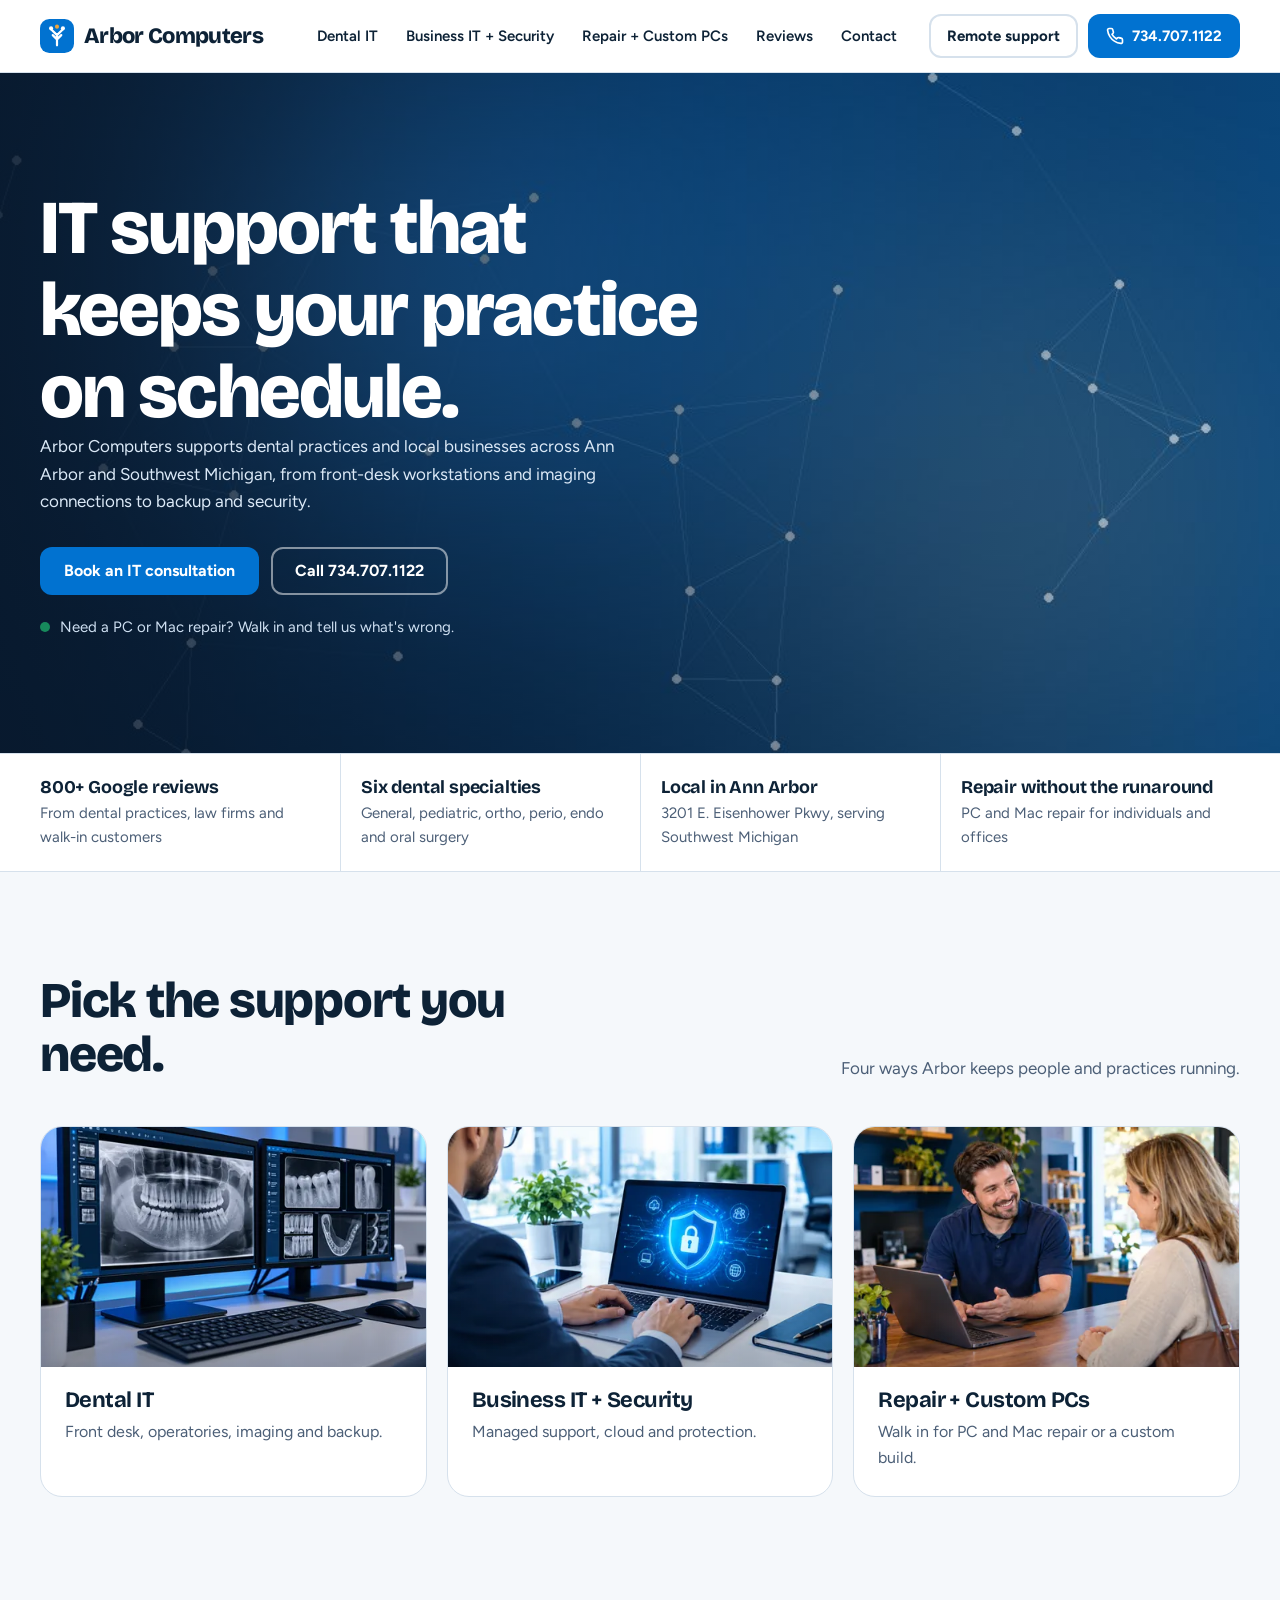
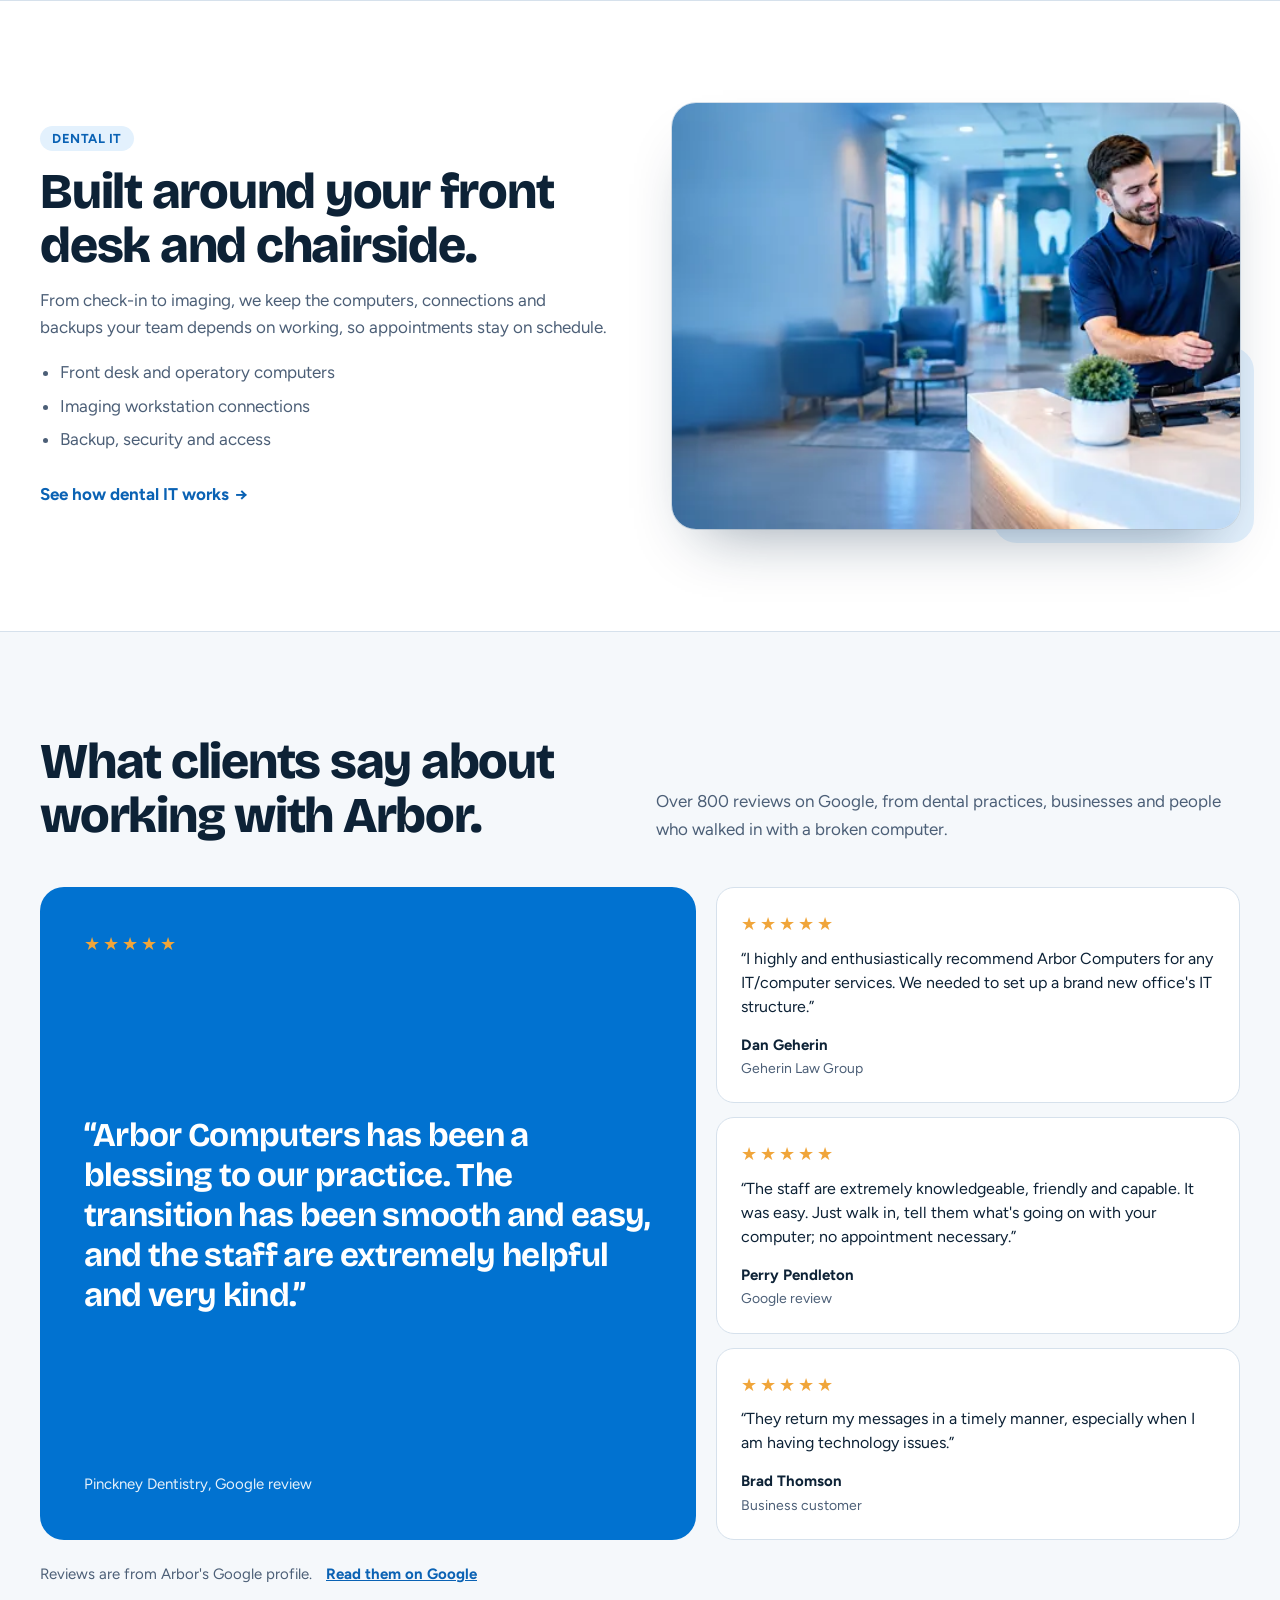
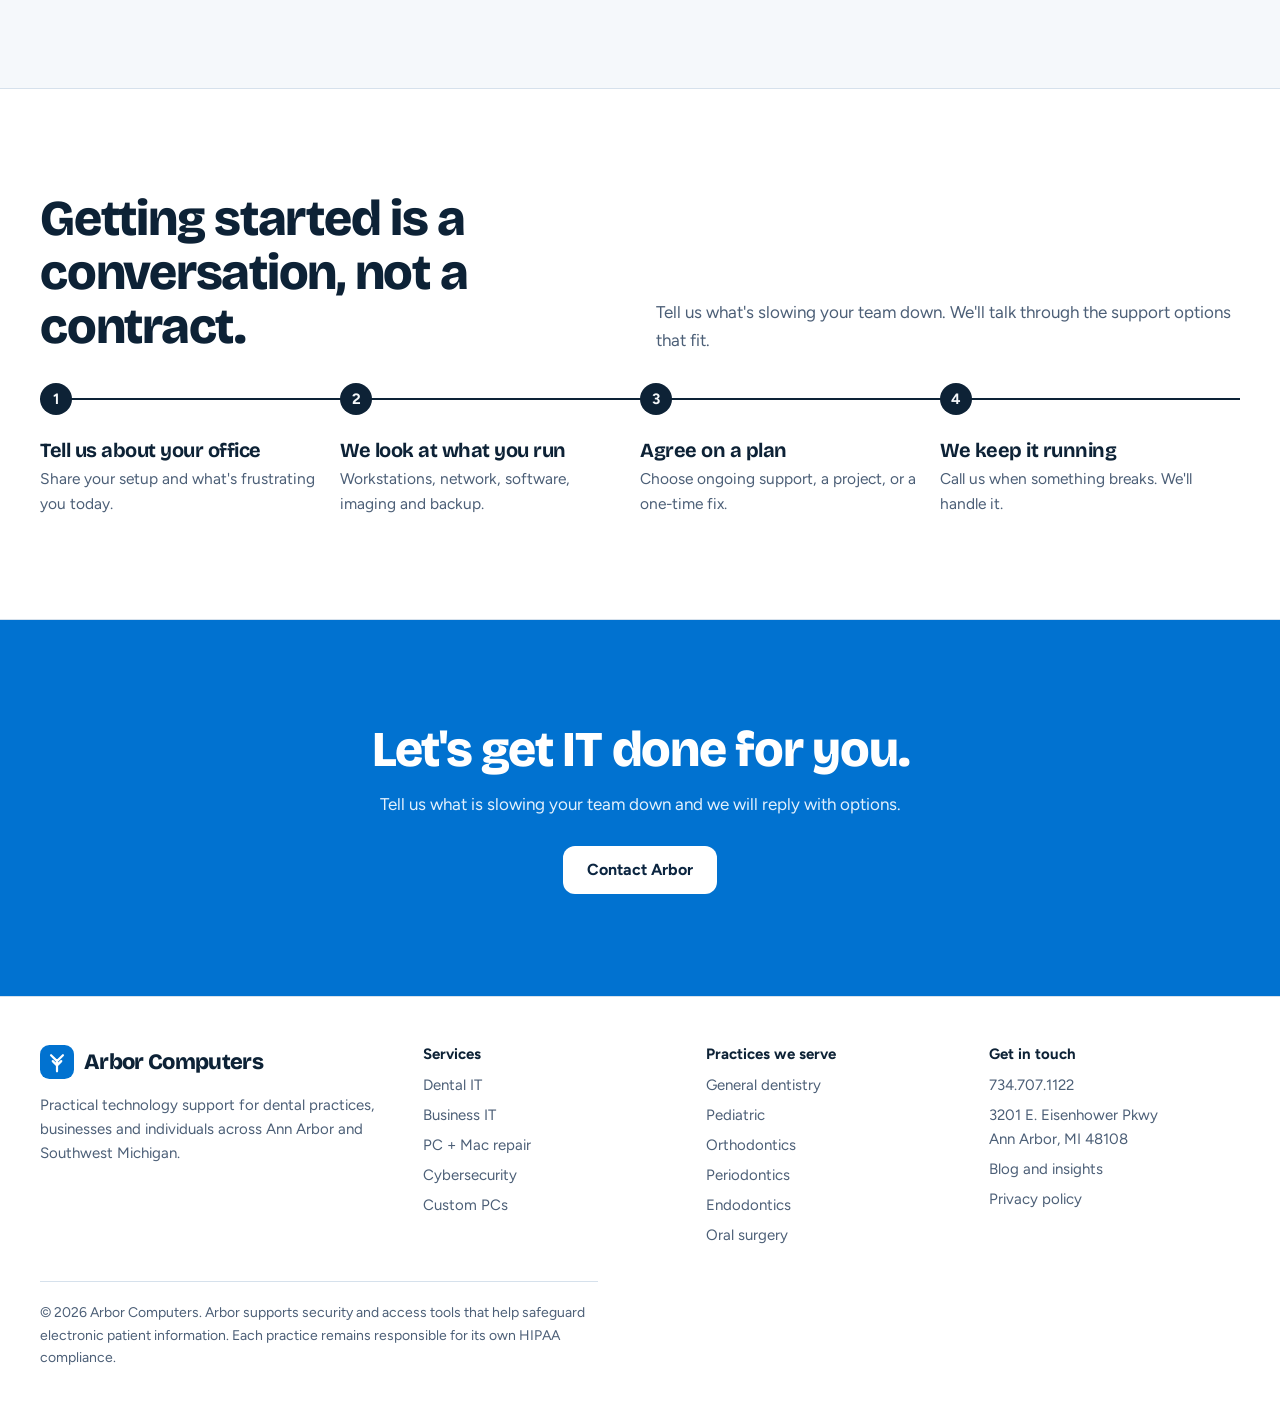
<file: index.html>
<!DOCTYPE html>
<html lang="en">
<head>
<meta charset="utf-8">
<meta name="viewport" content="width=device-width, initial-scale=1, viewport-fit=cover">
<title>Dental & Business IT in Ann Arbor | Arbor Computers</title>
<meta name="description" content="Dental IT, business IT, PC and Mac repair, cybersecurity and custom PCs in Ann Arbor and Southwest Michigan. Call 734.707.1122.">
<meta name="theme-color" content="#0172d0">
<link rel="canonical" href="https://arborcomputers.com/">
<meta property="og:type" content="website">
<meta property="og:site_name" content="Arbor Computers">
<meta property="og:title" content="Arbor Computers | Dental & Business IT in Ann Arbor">
<meta property="og:description" content="Dental IT, business IT, PC and Mac repair, cybersecurity and custom PCs in Ann Arbor and Southwest Michigan.">
<meta property="og:url" content="https://arborcomputers.com/">
<meta property="og:image" content="https://arborcomputers.com/assets/images/og-image.jpg">
<meta property="og:image:width" content="1200">
<meta property="og:image:height" content="630">
<meta property="og:image:alt" content="Dental imaging workstation supported by Arbor Computers">
<meta name="twitter:card" content="summary_large_image">
<meta name="twitter:image" content="https://arborcomputers.com/assets/images/og-image.jpg">

<link rel="preconnect" href="https://fonts.googleapis.com">
<link rel="preconnect" href="https://fonts.gstatic.com" crossorigin>
<link href="https://fonts.googleapis.com/css2?family=Bricolage+Grotesque:opsz,wght@12..96,500;12..96,700;12..96,800&family=Figtree:wght@400;500;600;700&display=swap" rel="stylesheet">
<script type="application/ld+json">
{"@context":"https://schema.org","@type":"ComputerStore","name":"Arbor Computers","telephone":"+1-734-707-1122","url":"https://arborcomputers.com","image":"https://arborcomputers.com/assets/images/og-image.jpg","address":{"@type":"PostalAddress","streetAddress":"3201 E. Eisenhower Pkwy","addressLocality":"Ann Arbor","addressRegion":"MI","postalCode":"48108","addressCountry":"US"},"areaServed":"Ann Arbor and Southwest Michigan"}
</script>
<style>
:root{
  --bg:#f5f8fb; --surface:#ffffff; --ink:#0d2236; --muted:#4c5f77; --line:#d6e1ec;
  --blue:#0172d0; --blue-ink:#0a62b4; --tint:#e3f1fd;
  --navy:#0b2540; --navy-ink:#eaf3fc; --navy-muted:#a8bdd4; --navy-line:#24425f;
  --ok:#178a5c; --sig:#f0a53a;
  --display:'Bricolage Grotesque','Segoe UI',Arial,sans-serif;
  --body:'Figtree','Segoe UI',Arial,sans-serif;
  color-scheme:light;
}
@media (prefers-color-scheme:dark){
  :root:not([data-theme="light"]){
    --bg:#08131f; --surface:#0e1f33; --ink:#e8f0f8; --muted:#9db0c6; --line:#1f3550;
    --blue:#4aa3f0; --blue-ink:#6db6f5; --tint:#12304f; --navy:#0a1b2e; --ok:#3cc08a;
    color-scheme:dark;
  }
}
:root[data-theme="dark"]{
  --bg:#08131f; --surface:#0e1f33; --ink:#e8f0f8; --muted:#9db0c6; --line:#1f3550;
  --blue:#4aa3f0; --blue-ink:#6db6f5; --tint:#12304f; --navy:#0a1b2e; --ok:#3cc08a;
  color-scheme:dark;
}
*,*::before,*::after{box-sizing:border-box}
:root{box-sizing:border-box;padding-top:env(safe-area-inset-top,0px);padding-bottom:env(safe-area-inset-bottom,0px)}
html{scroll-behavior:smooth;scroll-padding-top:calc(88px + env(safe-area-inset-top,0px))}
body{margin:0;background:var(--bg);color:var(--ink);font:400 17px/1.6 var(--body);-webkit-font-smoothing:antialiased}
img,svg{max-width:100%}
a{color:inherit}
h1,h2,h3,p,ul,dl,dd,figure{margin:0}
h1,h2,h3{font-family:var(--display);letter-spacing:-.025em;line-height:1.08;font-weight:800}
h1{font-size:clamp(40px,6vw,76px)}
h2{font-size:clamp(30px,4vw,50px)}
h3{font-size:22px;font-weight:700}
p{max-width:62ch}
:focus-visible{outline:3px solid var(--blue);outline-offset:3px;border-radius:6px}
.wrap{width:min(1200px,calc(100% - 40px));margin-inline:auto}
.skip{position:absolute;left:-999px;top:8px;background:var(--ink);color:var(--bg);padding:10px 14px;border-radius:8px;z-index:200}
.skip:focus{left:12px}

/* Buttons */
.btn{display:inline-flex;align-items:center;justify-content:center;gap:8px;min-height:48px;padding:12px 22px;border-radius:12px;font:700 16px/1 var(--body);text-decoration:none;border:2px solid transparent;cursor:pointer;transition:background .15s,color .15s,border-color .15s}
.btn-primary{background:var(--blue);color:#fff}
.btn-primary:hover{background:var(--blue-ink)}
.btn-ghost{border-color:var(--line);color:var(--ink);background:var(--surface)}
.btn-ghost:hover{border-color:var(--blue);color:var(--blue-ink)}
.btn svg{width:18px;height:18px}

/* Header */
.header{position:sticky;top:env(safe-area-inset-top,0px);z-index:100;background:var(--surface);border-bottom:1px solid var(--line)}
.header-in{display:flex;align-items:center;gap:20px;min-height:72px}
.brand{display:flex;align-items:center;gap:10px;text-decoration:none;font:800 22px/1 var(--display);letter-spacing:-.03em}
.brand svg{width:34px;height:34px;flex:none}
.nav{display:flex;gap:4px;margin-left:auto;align-items:center}
.nav a{padding:10px 12px;border-radius:9px;font-weight:600;font-size:15px;text-decoration:none;color:var(--ink)}
.nav a:hover{background:var(--tint);color:var(--blue-ink)}
.header-cta{display:flex;gap:10px;align-items:center}
.header-cta .btn{min-height:44px;padding:10px 16px;font-size:15px}
.menu-btn{display:none;margin-left:auto;width:46px;height:46px;border-radius:12px;border:1px solid var(--line);background:var(--surface);color:var(--ink);cursor:pointer}
.menu-btn svg{width:22px;height:22px}
@media (max-width:1040px){
  .menu-btn{display:grid;place-items:center}
  .nav,.header-cta .remote{display:none}
  .header-cta{margin-left:0}
  .nav.open{display:flex;position:absolute;left:0;right:0;top:100%;flex-direction:column;align-items:stretch;background:var(--surface);border-bottom:1px solid var(--line);padding:10px 20px 18px;box-shadow:0 18px 30px rgba(8,30,55,.12)}
  .nav.open a{padding:14px 12px;font-size:17px}
}
@media (max-width:560px){.header-cta .call-txt{display:none}.header-cta .btn{padding:10px 14px}}

/* Hero */
.hero{padding:clamp(40px,6vw,84px) 0 clamp(48px,6vw,84px)}
.hero-grid{display:grid;grid-template-columns:1fr 1.05fr;gap:clamp(28px,4vw,64px);align-items:center}
.hero h1{max-width:13ch}
.hero .lede{margin-top:24px;font-size:clamp(18px,1.6vw,21px);color:var(--muted)}
.hero-actions{display:flex;flex-wrap:wrap;gap:12px;margin-top:32px}
.hero-note{margin-top:20px;font-size:15px;color:var(--muted);display:flex;gap:10px;align-items:center}
.dot{width:10px;height:10px;border-radius:50%;background:var(--ok);flex:none;box-shadow:0 0 0 0 rgba(23,138,92,.5);animation:pulse 2.4s 1s 2}
@keyframes pulse{0%{box-shadow:0 0 0 0 rgba(23,138,92,.5)}100%{box-shadow:0 0 0 12px rgba(23,138,92,0)}}
@media (max-width:900px){.hero-grid{grid-template-columns:1fr}.hero h1{max-width:16ch}}

/* Floor plan */
.plan{background:var(--surface);border:1px solid var(--line);border-radius:22px;padding:clamp(16px,2vw,26px)}
.plan-head{display:flex;justify-content:space-between;align-items:baseline;gap:12px;margin-bottom:12px}
.plan-head strong{font:700 15px/1.3 var(--body)}
.plan-head span{font-size:14px;color:var(--muted)}
.plan svg{width:100%;height:auto;display:block}
.room rect.r{fill:var(--bg);stroke:var(--line);stroke-width:1.5;transition:fill .15s,stroke .15s}
.room{cursor:pointer;outline:none}
.room:hover rect.r{fill:var(--tint)}
.room:focus-visible rect.r{stroke:var(--blue);stroke-width:3}
.room.is-active rect.r{fill:var(--tint);stroke:var(--blue);stroke-width:2.5}
.room text{font:700 15px var(--body);fill:var(--ink);pointer-events:none}
.room .fx{fill:none;stroke:var(--muted);stroke-width:1.6;opacity:.75;pointer-events:none}
.room .fxf{fill:var(--line);stroke:var(--muted);stroke-width:1.2;opacity:.9;pointer-events:none}
.room .ok{fill:var(--ok);pointer-events:none}
.chips{display:flex;flex-wrap:wrap;gap:8px;margin:16px 0 14px}
.chip{border:1px solid var(--line);background:var(--surface);color:var(--ink);font:600 14px/1 var(--body);padding:10px 14px;border-radius:999px;cursor:pointer;min-height:40px}
.chip:hover{border-color:var(--blue)}
.chip[aria-selected="true"]{background:var(--blue);border-color:var(--blue);color:#fff}
.plan-detail{border-top:1px solid var(--line);padding-top:16px;min-height:150px}
.plan-detail h3{font-size:20px;margin-bottom:6px}
.plan-detail p{color:var(--muted);font-size:16px}

/* Proof strip */
.proof{border-block:1px solid var(--line);background:var(--surface)}
.proof ul{list-style:none;padding:0;margin:0;display:grid;grid-template-columns:repeat(4,1fr)}
.proof li{padding:22px 20px;border-left:1px solid var(--line);font-size:15px;color:var(--muted)}
.proof li:first-child{border-left:0;padding-left:0}
.proof b{display:block;font:700 18px/1.25 var(--display);color:var(--ink);margin-bottom:2px;letter-spacing:-.01em}
@media (max-width:820px){.proof ul{grid-template-columns:1fr 1fr}.proof li:nth-child(3){border-left:0;padding-left:0}.proof li:nth-child(n+3){border-top:1px solid var(--line)}}

/* Sections */
section.block{padding:clamp(56px,8vw,104px) 0}
.sec-head{display:grid;grid-template-columns:1fr 1fr;gap:32px;align-items:end;margin-bottom:44px}
.sec-head p{color:var(--muted);justify-self:end}
@media (max-width:820px){.sec-head{grid-template-columns:1fr}.sec-head p{justify-self:start}}

/* Services */
.svc{display:grid;grid-template-columns:1.1fr 1fr;gap:20px}
.dental{background:var(--navy);color:var(--navy-ink);border-radius:24px;padding:clamp(28px,3.4vw,48px);display:flex;flex-direction:column;gap:20px}
.dental h3{font-size:clamp(28px,3vw,38px)}
.dental p{color:var(--navy-muted)}
.dental ul{list-style:none;padding:0;margin:4px 0 0;display:grid;gap:0}
.dental li{padding:14px 0;border-top:1px solid var(--navy-line);display:flex;gap:12px;align-items:baseline}
.dental li span{color:var(--navy-muted);font-size:15px}
.dental li b{font-weight:600;min-width:12ch}
.dental .btn{align-self:flex-start;margin-top:auto;background:#fff;color:#0b2540}
.dental .btn:hover{background:#dcecfb}
.rows{display:flex;flex-direction:column;border:1px solid var(--line);border-radius:24px;background:var(--surface);overflow:hidden}
.row{display:grid;grid-template-columns:1fr auto;gap:6px 16px;padding:22px 26px;text-decoration:none;border-top:1px solid var(--line);align-items:center}
.row:first-child{border-top:0}
.row:hover{background:var(--tint)}
.row h3{font-size:20px}
.row p{grid-column:1;color:var(--muted);font-size:15.5px}
.row svg{grid-column:2;grid-row:1/3;width:22px;height:22px;color:var(--blue)}
@media (max-width:900px){.svc{grid-template-columns:1fr}.dental li{flex-direction:column;gap:2px}}

/* Specialties */
.spec{background:var(--surface);border-block:1px solid var(--line)}
.spec dl{display:grid;grid-template-columns:repeat(3,1fr);gap:0;border-top:1px solid var(--line)}
.spec .it{padding:26px 28px 28px 0;border-bottom:1px solid var(--line)}
.spec .it:not(:nth-child(3n+1)){padding-left:28px;border-left:1px solid var(--line)}
.spec dt{font:700 21px/1.2 var(--display);letter-spacing:-.015em;margin-bottom:6px}
.spec dd{color:var(--muted);font-size:16px}
@media (max-width:900px){.spec dl{grid-template-columns:1fr 1fr}.spec .it,.spec .it:not(:nth-child(3n+1)){padding:22px 20px 24px 0;border-left:0}.spec .it:nth-child(even){padding-left:20px;border-left:1px solid var(--line)}}
@media (max-width:560px){.spec dl{grid-template-columns:1fr}.spec .it,.spec .it:nth-child(even){padding:20px 0;border-left:0}}

/* Reviews */
.rev{display:grid;grid-template-columns:1.25fr 1fr;gap:20px}
.featured{background:var(--blue);color:#fff;border-radius:24px;padding:clamp(28px,3.4vw,48px);display:flex;flex-direction:column;justify-content:space-between;gap:28px}
.featured blockquote{margin:0;font:700 clamp(24px,2.6vw,34px)/1.2 var(--display);letter-spacing:-.02em}
.featured figcaption{font-size:15px;opacity:.9}
.stars{color:var(--sig);letter-spacing:3px;font-size:18px}
.rev-list{display:grid;gap:14px}
.rev-card{background:var(--surface);border:1px solid var(--line);border-radius:18px;padding:22px 24px}
.rev-card blockquote{margin:8px 0 12px;font-size:16px;line-height:1.5}
.rev-card cite{font-style:normal;font-weight:700;font-size:15px}
.rev-card small{display:block;color:var(--muted);font-size:14px}
.rev-foot{margin-top:22px;display:flex;flex-wrap:wrap;gap:14px;align-items:center;color:var(--muted);font-size:15px}
.rev-foot a{color:var(--blue-ink);font-weight:700}
@media (max-width:900px){.rev{grid-template-columns:1fr}}

/* Process */
.steps{list-style:none;padding:0;margin:0;display:grid;grid-template-columns:repeat(4,1fr);gap:0;counter-reset:s;border-top:2px solid var(--ink)}
.steps li{counter-increment:s;padding:22px 24px 0 0;position:relative}
.steps li::before{content:counter(s);position:absolute;top:-17px;left:0;width:32px;height:32px;border-radius:50%;background:var(--ink);color:var(--bg);display:grid;place-items:center;font:700 15px var(--body)}
.steps h3{margin-top:18px;font-size:20px;margin-bottom:6px}
.steps p{font-size:15.5px;color:var(--muted)}
@media (max-width:820px){.steps{grid-template-columns:1fr 1fr;row-gap:36px}}
@media (max-width:520px){.steps{grid-template-columns:1fr;border-top:0;border-left:2px solid var(--ink);padding-left:0}.steps li{padding:0 0 0 28px}.steps li::before{top:0;left:-17px}.steps h3{margin-top:0}}

/* Walk-in repair */
.walk{background:var(--navy);color:var(--navy-ink)}
.walk-grid{display:grid;grid-template-columns:1.1fr 1fr;gap:clamp(28px,5vw,72px);align-items:center}
.walk p{color:var(--navy-muted);margin-top:18px}
.walk ul{list-style:none;padding:0;margin:0;display:grid;grid-template-columns:1fr 1fr;gap:10px}
.walk li{border:1px solid var(--navy-line);border-radius:14px;padding:16px 18px;font-weight:600;font-size:16px}
.walk .btn-primary{background:#fff;color:#0b2540}
.walk .btn-primary:hover{background:#dcecfb}
.walk .btn-ghost{background:transparent;color:#fff;border-color:var(--navy-line)}
.walk .btn-ghost:hover{border-color:#fff;color:#fff}
@media (max-width:900px){.walk-grid{grid-template-columns:1fr}}
@media (max-width:480px){.walk ul{grid-template-columns:1fr}}

/* Contact */
.contact-grid{display:grid;grid-template-columns:1fr 1.15fr;gap:clamp(28px,5vw,72px)}
.contact-info p{color:var(--muted);margin-top:16px}
.info-list{margin-top:28px;display:grid;gap:18px}
.info-list div{padding-top:14px;border-top:1px solid var(--line)}
.info-list dt{font-size:14px;color:var(--muted);font-weight:600}
.info-list dd{font:700 20px/1.35 var(--display);letter-spacing:-.01em;margin-top:2px}
.info-list a{text-decoration:none}
.info-list a:hover{color:var(--blue-ink)}
form.card{background:var(--surface);border:1px solid var(--line);border-radius:22px;padding:clamp(22px,3vw,36px);display:grid;gap:16px}
.f2{display:grid;grid-template-columns:1fr 1fr;gap:16px}
label{display:grid;gap:6px;font-weight:600;font-size:15px}
input,select,textarea{width:100%;padding:13px 14px;border-radius:11px;border:1.5px solid var(--line);background:var(--bg);color:var(--ink);font:400 16px var(--body)}
input:focus,select:focus,textarea:focus{outline:3px solid var(--blue);outline-offset:1px;border-color:var(--blue)}
textarea{min-height:120px;resize:vertical}
.hint{font-size:14px;color:var(--muted)}
.status{display:none;padding:14px 16px;border-radius:12px;background:var(--tint);font-size:15.5px}
.status.show{display:block}
.status a{color:var(--blue-ink);font-weight:700}
@media (max-width:900px){.contact-grid{grid-template-columns:1fr}}
@media (max-width:520px){.f2{grid-template-columns:1fr}}

/* Footer */
footer{border-top:1px solid var(--line);background:var(--surface);padding:48px 0 40px;font-size:15px;color:var(--muted)}
.foot{display:grid;grid-template-columns:1.4fr 1fr 1fr 1fr;gap:32px}
footer h4{margin:0 0 10px;font:700 15px var(--body);color:var(--ink)}
footer ul{list-style:none;padding:0;margin:0;display:grid;gap:6px}
footer a{text-decoration:none}
footer a:hover{color:var(--blue-ink);text-decoration:underline}
.legal{margin-top:34px;padding-top:20px;border-top:1px solid var(--line);font-size:14px}
@media (max-width:820px){.foot{grid-template-columns:1fr 1fr}}
@media (max-width:480px){.foot{grid-template-columns:1fr}}

@media (prefers-reduced-motion:reduce){*{animation:none!important;transition:none!important;scroll-behavior:auto!important}}

.hero-v{position:relative;min-height:min(86vh,680px);display:grid;align-items:center;color:#fff;overflow:hidden;background:#0b2540}
.hero-v video,.hero-v .ph{position:absolute;inset:0;width:100%;height:100%;object-fit:cover}
.hero-v::after{content:"";position:absolute;inset:0;background:linear-gradient(90deg,rgba(8,25,45,.88),rgba(8,25,45,.45) 60%,rgba(8,25,45,.2))}
.hero-v .wrap{position:relative;z-index:2;padding:72px 0}
.hero-v .lede{color:#dbe9f7}.hero-v .hero-note{color:#cfe0f2}
.hero-v .btn-ghost{background:transparent;color:#fff;border-color:rgba(255,255,255,.5)}
.pagehero{position:relative;color:#fff;background:#0b2540;overflow:hidden}
.pagehero img{position:absolute;right:0;top:0;height:100%;width:52%;object-fit:cover;mask-image:linear-gradient(90deg,transparent,#000 45%);-webkit-mask-image:linear-gradient(90deg,transparent,#000 45%)}
.pagehero .wrap{position:relative;padding:clamp(56px,8vw,104px) 0}.pagehero p{color:#c4d6ea;margin-top:18px;font-size:19px}.pagehero h1{font-size:clamp(36px,5vw,62px);max-width:16ch}
@media(max-width:800px){.pagehero img{width:100%;opacity:.3;mask-image:none;-webkit-mask-image:none}}
.cards{display:grid;grid-template-columns:repeat(3,1fr);gap:20px}
.card2{background:var(--surface);border:1px solid var(--line);border-radius:22px;overflow:hidden;text-decoration:none;display:flex;flex-direction:column}
.card2:hover{border-color:var(--blue)}.card2 img{width:100%;aspect-ratio:16/10;object-fit:cover;display:block}
.card2 div{padding:22px 24px 26px}.card2 p{color:var(--muted);font-size:16px;margin-top:6px}
.split{display:grid;grid-template-columns:1fr 1fr;gap:clamp(28px,5vw,64px);align-items:center}.split img{width:100%;border-radius:24px;display:block}
.split ul{margin:18px 0 0;padding-left:20px;color:var(--muted)}.split li{margin:6px 0}
.cta{background:var(--blue);color:#fff;text-align:center}.cta p{margin:14px auto 28px;color:#e3f1fd}.cta .btn{background:#fff;color:#0b2540}
.nav a.cur{background:var(--tint);color:var(--blue-ink)}
@media(max-width:900px){.cards,.split{grid-template-columns:1fr}}
</style>
<link rel="stylesheet" href="assets/css/site-images.css">

<link rel="icon" href="data:image/svg+xml,%3Csvg xmlns=%27http://www.w3.org/2000/svg%27 viewBox=%270 0 40 40%27%3E%3Crect width=%2740%27 height=%2740%27 rx=%2711%27 fill=%27%230172d0%27/%3E%3Cpath d=%27M20 31V19M20 19l-7-7M20 19l7-7%27 stroke=%27%23fff%27 stroke-width=%272.6%27 stroke-linecap=%27round%27 fill=%27none%27/%3E%3C/svg%3E">
</head>
<body>
<a class="skip" href="#main">Skip to content</a>

<header class="header">
  <div class="wrap header-in">
    <a class="brand" href="index.html" aria-label="Arbor Computers home">
      <svg viewBox="0 0 40 40" aria-hidden="true"><rect width="40" height="40" rx="11" fill="#0172d0"/><path d="M20 31V19M20 19l-7-7M20 19l7-7M20 24l-5-5M20 24l5-5" stroke="#fff" stroke-width="2.6" stroke-linecap="round" fill="none"/><circle cx="13" cy="11" r="2.4" fill="#fff"/><circle cx="27" cy="11" r="2.4" fill="#fff"/><circle cx="20" cy="9" r="2.4" fill="#f0a53a"/></svg>
      Arbor Computers
    </a>
    <nav class="nav" id="nav" aria-label="Main"><a href="dental-it.html">Dental IT</a><a href="business-it.html">Business IT + Security</a><a href="repair.html">Repair + Custom PCs</a><a href="index.html#reviews">Reviews</a><a href="contact.html">Contact</a></nav>
    <div class="header-cta">
      <a class="btn btn-ghost remote" href="https://startcontrol.com/pin.php" rel="noopener">Remote support</a>
      <a class="btn btn-primary" href="tel:+17347071122" aria-label="Call Arbor Computers at 734.707.1122">
        <svg viewBox="0 0 24 24" fill="none" stroke="currentColor" stroke-width="2.2" stroke-linecap="round" stroke-linejoin="round" aria-hidden="true"><path d="M22 16.9v3a2 2 0 0 1-2.2 2 19.8 19.8 0 0 1-8.6-3.1 19.5 19.5 0 0 1-6-6A19.8 19.8 0 0 1 2.1 4.2 2 2 0 0 1 4.1 2h3a2 2 0 0 1 2 1.7c.1 1 .4 1.9.7 2.8a2 2 0 0 1-.5 2.1L8 9.9a16 16 0 0 0 6 6l1.3-1.3a2 2 0 0 1 2.1-.4c.9.3 1.8.6 2.8.7a2 2 0 0 1 1.7 2z"/></svg>
        <span class="call-txt">734.707.1122</span>
      </a>
    </div>
    <button class="menu-btn" id="menuBtn" aria-expanded="false" aria-controls="nav" aria-label="Open menu">
      <svg viewBox="0 0 24 24" fill="none" stroke="currentColor" stroke-width="2.2" stroke-linecap="round" aria-hidden="true"><path d="M4 7h16M4 12h16M4 17h16"/></svg>
    </button>
  </div>
</header>

<main id="main"><section class="hero-v"><img class="ph" src="assets/video/hero-poster.jpg" alt=""><video autoplay muted loop playsinline preload="metadata" poster="assets/video/hero-poster.jpg" aria-hidden="true"><source src="assets/video/hero.mp4" type="video/mp4"></video><div class="wrap"><h1 style="max-width:14ch">IT support that keeps your practice on schedule.</h1><p class="lede" style="max-width:56ch">Arbor Computers supports dental practices and local businesses across Ann Arbor and Southwest Michigan, from front-desk workstations and imaging connections to backup and security.</p><div class="hero-actions"><a class="btn btn-primary" href="contact.html">Book an IT consultation</a><a class="btn btn-ghost" href="tel:+17347071122">Call 734.707.1122</a></div><p class="hero-note"><span class="dot" aria-hidden="true"></span>Need a PC or Mac repair? Walk in and tell us what's wrong.</p></div></section><!-- PROOF -->
<div class="proof">
  <div class="wrap">
    <ul>
      <li><b>800+ Google reviews</b>From dental practices, law firms and walk-in customers</li>
      <li><b>Six dental specialties</b>General, pediatric, ortho, perio, endo and oral surgery</li>
      <li><b>Local in Ann Arbor</b>3201 E. Eisenhower Pkwy, serving Southwest Michigan</li>
      <li><b>Repair without the runaround</b>PC and Mac repair for individuals and offices</li>
    </ul>
  </div>
</div>

<section class="block"><div class="wrap"><div class="sec-head"><h2>Pick the support you need.</h2><p>Four ways Arbor keeps people and practices running.</p></div><div class="cards"><a class="card2" href="dental-it.html"><picture><source type="image/webp" srcset="assets/images/dental-imaging-workstations-480.webp 480w, assets/images/dental-imaging-workstations-800.webp 800w, assets/images/dental-imaging-workstations-1200.webp 1200w" sizes="(max-width:900px) 100vw, 400px"><img src="assets/images/dental-imaging-workstations.jpg" width="1200" height="900" alt="Two monitors showing a panoramic dental X-ray and tooth imaging in a dental workstation" decoding="async" loading="lazy" style="--pos:50% 50%"></picture><div><h3>Dental IT</h3><p>Front desk, operatories, imaging and backup.</p></div></a><a class="card2" href="business-it.html"><picture><source type="image/webp" srcset="assets/images/cybersecurity-laptop-480.webp 480w, assets/images/cybersecurity-laptop-800.webp 800w, assets/images/cybersecurity-laptop-1200.webp 1200w" sizes="(max-width:900px) 100vw, 400px"><img src="assets/images/cybersecurity-laptop.jpg" width="1200" height="900" alt="Professional working on a laptop that displays a glowing security shield with a padlock" decoding="async" loading="lazy" style="--pos:60% 45%"></picture><div><h3>Business IT + Security</h3><p>Managed support, cloud and protection.</p></div></a><a class="card2" href="repair.html"><picture><source type="image/webp" srcset="assets/images/repair-counter-consultation-480.webp 480w, assets/images/repair-counter-consultation-800.webp 800w, assets/images/repair-counter-consultation-1200.webp 1200w" sizes="(max-width:900px) 100vw, 400px"><img src="assets/images/repair-counter-consultation.jpg" width="1200" height="900" alt="Technician explaining a computer repair to a customer at a service counter" decoding="async" loading="lazy" style="--pos:50% 40%"></picture><div><h3>Repair + Custom PCs</h3><p>Walk in for PC and Mac repair or a custom build.</p></div></a></div></div></section><section class="block spec"><div class="wrap split flip"><div><span class="eyebrow">Dental IT</span><h2>Built around your front desk and chairside.</h2><p style="margin-top:14px;color:var(--muted)">From check-in to imaging, we keep the computers, connections and backups your team depends on working, so appointments stay on schedule.</p><ul><li>Front desk and operatory computers</li><li>Imaging workstation connections</li><li>Backup, security and access</li></ul><a class="text-link" href="dental-it.html">See how dental IT works <span aria-hidden="true">&rarr;</span></a></div><picture><source type="image/webp" srcset="assets/images/dental-front-desk-support-640.webp 640w, assets/images/dental-front-desk-support-1024.webp 1024w, assets/images/dental-front-desk-support-1440.webp 1440w" sizes="(max-width:900px) 100vw, 560px"><img src="assets/images/dental-front-desk-support.jpg" width="1440" height="810" alt="IT technician setting up a computer at a dental office reception desk" decoding="async" loading="lazy" style="object-position:68% 50%"></picture></div></section>
<!-- REVIEWS -->
<section class="block" id="reviews">
  <div class="wrap">
    <div class="sec-head">
      <h2>What clients say about working with Arbor.</h2>
      <p>Over 800 reviews on Google, from dental practices, businesses and people who walked in with a broken computer.</p>
    </div>
    <div class="rev">
      <figure class="featured">
        <div class="stars" aria-label="5 out of 5 stars">★★★★★</div>
        <blockquote>“Arbor Computers has been a blessing to our practice. The transition has been smooth and easy, and the staff are extremely helpful and very kind.”</blockquote>
        <figcaption>Pinckney Dentistry, Google review</figcaption>
      </figure>
      <div class="rev-list">
        <article class="rev-card"><div class="stars" aria-label="5 out of 5 stars">★★★★★</div><blockquote>“I highly and enthusiastically recommend Arbor Computers for any IT/computer services. We needed to set up a brand new office's IT structure.”</blockquote><cite>Dan Geherin</cite><small>Geherin Law Group</small></article>
        <article class="rev-card"><div class="stars" aria-label="5 out of 5 stars">★★★★★</div><blockquote>“The staff are extremely knowledgeable, friendly and capable. It was easy. Just walk in, tell them what's going on with your computer; no appointment necessary.”</blockquote><cite>Perry Pendleton</cite><small>Google review</small></article>
        <article class="rev-card"><div class="stars" aria-label="5 out of 5 stars">★★★★★</div><blockquote>“They return my messages in a timely manner, especially when I am having technology issues.”</blockquote><cite>Brad Thomson</cite><small>Business customer</small></article>
      </div>
    </div>
    <p class="rev-foot">Reviews are from Arbor's Google profile. <a href="https://maps.app.goo.gl/wgWNqgvaM16s7a9g9" rel="noopener">Read them on Google</a></p>
  </div>
</section>

<!-- PROCESS -->
<section class="block spec" id="process">
  <div class="wrap">
    <div class="sec-head">
      <h2>Getting started is a conversation, not a contract.</h2>
      <p>Tell us what's slowing your team down. We'll talk through the support options that fit.</p>
    </div>
    <ol class="steps">
      <li><h3>Tell us about your office</h3><p>Share your setup and what's frustrating you today.</p></li>
      <li><h3>We look at what you run</h3><p>Workstations, network, software, imaging and backup.</p></li>
      <li><h3>Agree on a plan</h3><p>Choose ongoing support, a project, or a one-time fix.</p></li>
      <li><h3>We keep it running</h3><p>Call us when something breaks. We'll handle it.</p></li>
    </ol>
  </div>
</section>

<section class="block cta"><div class="wrap"><h2>Let's get IT done for you.</h2><p>Tell us what is slowing your team down and we will reply with options.</p><a class="btn" href="contact.html">Contact Arbor</a></div></section></main>
<footer>
  <div class="wrap">
    <div class="foot">
      <div>
        <a class="brand" href="index.html" style="color:var(--ink)"><svg viewBox="0 0 40 40" aria-hidden="true"><rect width="40" height="40" rx="11" fill="#0172d0"/><path d="M20 31V19M20 19l-7-7M20 19l7-7M20 24l-5-5M20 24l5-5" stroke="#fff" stroke-width="2.6" stroke-linecap="round" fill="none"/></svg>Arbor Computers</a>
        <p style="margin-top:14px">Practical technology support for dental practices, businesses and individuals across Ann Arbor and Southwest Michigan.</p>
      </div>
      <div><h4>Services</h4><ul><li><a href="dental-it.html">Dental IT</a></li><li><a href="business-it.html">Business IT</a></li><li><a href="repair.html">PC + Mac repair</a></li><li><a href="business-it.html">Cybersecurity</a></li><li><a href="repair.html">Custom PCs</a></li></ul></div>
      <div><h4>Practices we serve</h4><ul><li>General dentistry</li><li>Pediatric</li><li>Orthodontics</li><li>Periodontics</li><li>Endodontics</li><li>Oral surgery</li></ul></div>
      <div><h4>Get in touch</h4><ul><li><a href="tel:+17347071122">734.707.1122</a></li><li>3201 E. Eisenhower Pkwy<br>Ann Arbor, MI 48108</li><li><a href="https://arborcomputers.com/blog/" rel="noopener">Blog and insights</a></li><li><a href="https://arborcomputers.com/privacy-policy/" rel="noopener">Privacy policy</a></li></ul></div>
    </div>
    <p class="legal">© <span id="yr">2026</span> Arbor Computers. Arbor supports security and access tools that help safeguard electronic patient information. Each practice remains responsible for its own HIPAA compliance.</p>
  </div>
</footer>

<script>
(function(){
  var menuBtn=document.getElementById('menuBtn'),nav=document.getElementById('nav');
  menuBtn.addEventListener('click',function(){
    var o=nav.classList.toggle('open');
    menuBtn.setAttribute('aria-expanded',o?'true':'false');
    menuBtn.setAttribute('aria-label',o?'Close menu':'Open menu');
  });
  nav.addEventListener('click',function(e){if(e.target.tagName==='A'){nav.classList.remove('open');menuBtn.setAttribute('aria-expanded','false')}});

  var data={
    frontdesk:['Front desk','Scheduling, patient records, billing and check-in all run through these computers and printers. We keep them connected and fix them quickly when they stall.'],
    operatory:['Operatories','Treatment-room computers, printers and shared resources your team uses at the chairside, kept working so care doesn\u2019t wait on technology.'],
    imaging:['Imaging','We support the workstations and network connections used to open dental images. Problems inside the imaging equipment itself go to the equipment vendor, and we coordinate with them.'],
    network:['Wi-Fi and network','Wired and wireless connectivity across the front desk, operatories and staff areas, maintained and troubleshot.'],
    backup:['Backup and recovery','Practical backup routines and recovery procedures for your important practice data and systems.'],
    security:['Security and access','Account permissions, endpoint protection and software updates that help safeguard electronic patient information. Your practice remains responsible for its own HIPAA compliance.']
  };
  var rooms=[].slice.call(document.querySelectorAll('.room')),chips=[].slice.call(document.querySelectorAll('.chip'));
  var t=document.getElementById('pdT'),p=document.getElementById('pdP');
  function select(k){
    rooms.forEach(function(r){r.classList.toggle('is-active',r.dataset.k===k)});
    chips.forEach(function(c){c.setAttribute('aria-selected',c.dataset.k===k?'true':'false')});
    t.textContent=data[k][0];p.textContent=data[k][1];
  }
  rooms.forEach(function(r){
    r.addEventListener('click',function(){select(r.dataset.k)});
    r.addEventListener('keydown',function(e){if(e.key==='Enter'||e.key===' '){e.preventDefault();select(r.dataset.k)}});
  });
  chips.forEach(function(c){c.addEventListener('click',function(){select(c.dataset.k)})});
  select('frontdesk');

  var form=document.getElementById('form'),status=document.getElementById('status');
  form.addEventListener('submit',function(e){
    e.preventDefault();
    var f=form.elements,missing=[];
    if(!f.name.value.trim())missing.push('your name');
    if(!/^\S+@\S+\.\S+$/.test(f.email.value.trim()))missing.push('a valid email');
    if(!f.phone.value.trim())missing.push('a phone number');
    status.classList.add('show');
    if(missing.length){status.textContent='Please add '+missing.join(', ')+' so we can reply.';return}
    status.innerHTML='This design preview doesn\u2019t send messages. To reach Arbor now, call <a href="tel:+17347071122">734.707.1122</a> or use the <a href="https://arborcomputers.com/contact/" rel="noopener">live contact page</a>.';
  });
  document.getElementById('yr').textContent=new Date().getFullYear();
})();
</script>
</body>
</html>
</body></html>
</file>
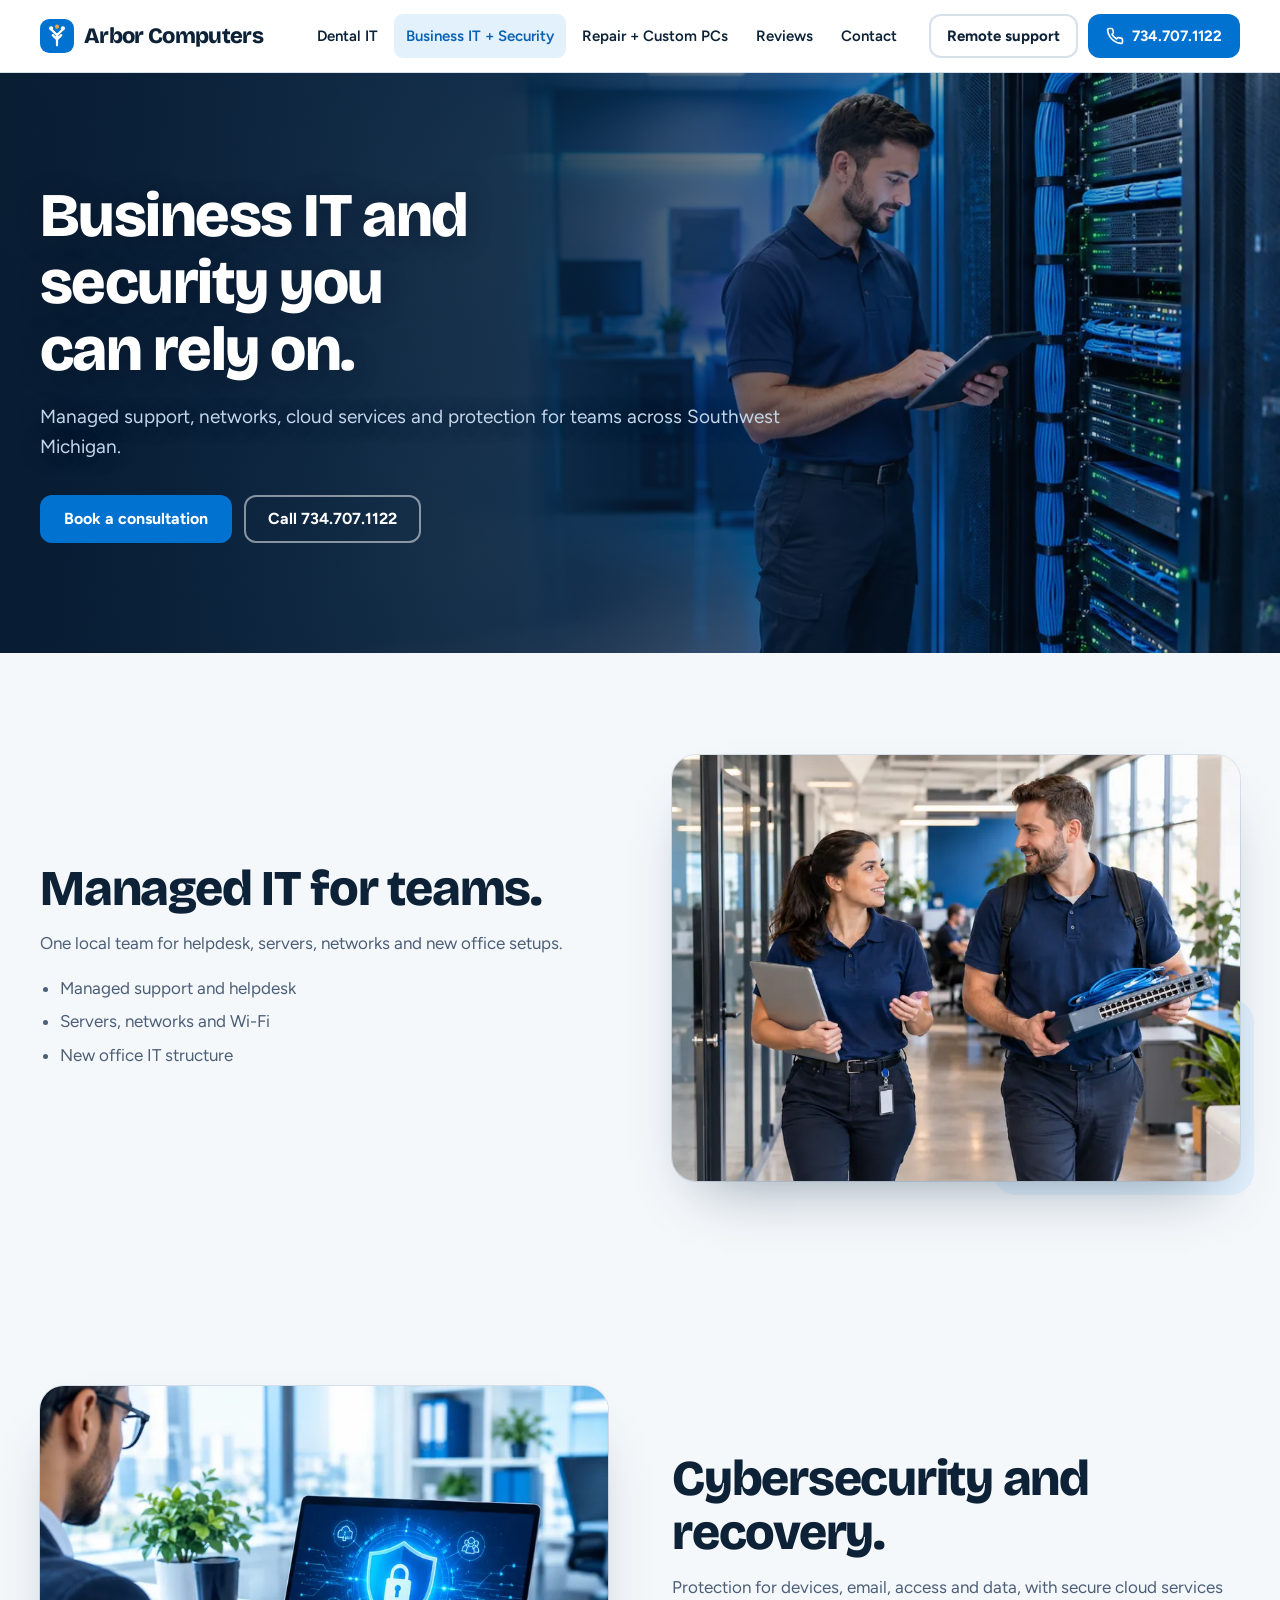
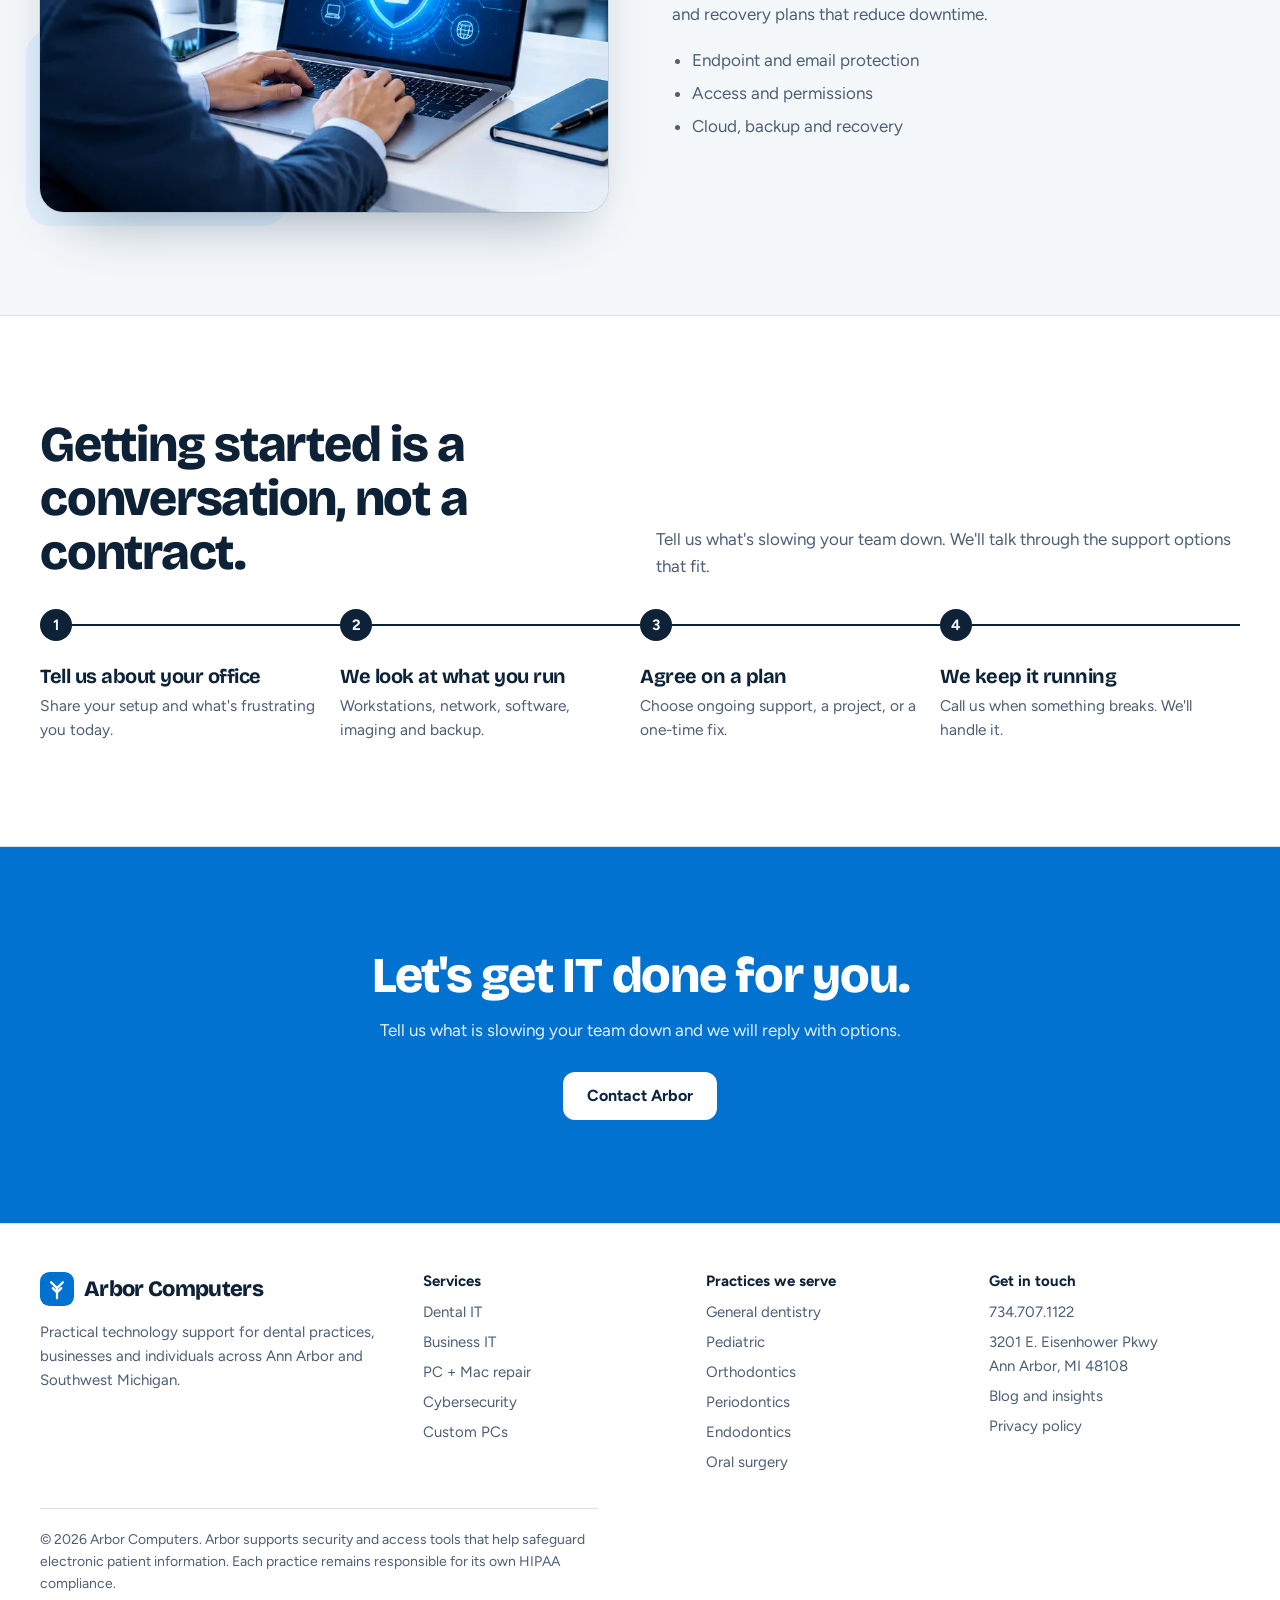
<file: business-it.html>
<!DOCTYPE html>
<html lang="en">
<head>
<meta charset="utf-8">
<meta name="viewport" content="width=device-width, initial-scale=1, viewport-fit=cover">
<title>Business IT + Cybersecurity | Arbor Computers</title>
<meta name="description" content="Managed IT, servers, networks, cloud, backup and cybersecurity for Ann Arbor businesses.">
<meta name="theme-color" content="#0172d0">
<link rel="canonical" href="https://arborcomputers.com/business-it.html">
<meta property="og:type" content="website">
<meta property="og:site_name" content="Arbor Computers">
<meta property="og:title" content="Business IT + Cybersecurity | Arbor Computers">
<meta property="og:description" content="Managed IT, servers, networks, cloud, backup and cybersecurity for Ann Arbor businesses.">
<meta property="og:url" content="https://arborcomputers.com/business-it.html">
<meta property="og:image" content="https://arborcomputers.com/assets/images/og-image.jpg">
<meta property="og:image:width" content="1200">
<meta property="og:image:height" content="630">
<meta property="og:image:alt" content="Dental imaging workstation supported by Arbor Computers">
<meta name="twitter:card" content="summary_large_image">
<meta name="twitter:image" content="https://arborcomputers.com/assets/images/og-image.jpg">

<link rel="preconnect" href="https://fonts.googleapis.com">
<link rel="preconnect" href="https://fonts.gstatic.com" crossorigin>
<link href="https://fonts.googleapis.com/css2?family=Bricolage+Grotesque:opsz,wght@12..96,500;12..96,700;12..96,800&family=Figtree:wght@400;500;600;700&display=swap" rel="stylesheet">
<script type="application/ld+json">
{"@context":"https://schema.org","@type":"ComputerStore","name":"Arbor Computers","telephone":"+1-734-707-1122","url":"https://arborcomputers.com","image":"https://arborcomputers.com/assets/images/og-image.jpg","address":{"@type":"PostalAddress","streetAddress":"3201 E. Eisenhower Pkwy","addressLocality":"Ann Arbor","addressRegion":"MI","postalCode":"48108","addressCountry":"US"},"areaServed":"Ann Arbor and Southwest Michigan"}
</script>
<style>
:root{
  --bg:#f5f8fb; --surface:#ffffff; --ink:#0d2236; --muted:#4c5f77; --line:#d6e1ec;
  --blue:#0172d0; --blue-ink:#0a62b4; --tint:#e3f1fd;
  --navy:#0b2540; --navy-ink:#eaf3fc; --navy-muted:#a8bdd4; --navy-line:#24425f;
  --ok:#178a5c; --sig:#f0a53a;
  --display:'Bricolage Grotesque','Segoe UI',Arial,sans-serif;
  --body:'Figtree','Segoe UI',Arial,sans-serif;
  color-scheme:light;
}
@media (prefers-color-scheme:dark){
  :root:not([data-theme="light"]){
    --bg:#08131f; --surface:#0e1f33; --ink:#e8f0f8; --muted:#9db0c6; --line:#1f3550;
    --blue:#4aa3f0; --blue-ink:#6db6f5; --tint:#12304f; --navy:#0a1b2e; --ok:#3cc08a;
    color-scheme:dark;
  }
}
:root[data-theme="dark"]{
  --bg:#08131f; --surface:#0e1f33; --ink:#e8f0f8; --muted:#9db0c6; --line:#1f3550;
  --blue:#4aa3f0; --blue-ink:#6db6f5; --tint:#12304f; --navy:#0a1b2e; --ok:#3cc08a;
  color-scheme:dark;
}
*,*::before,*::after{box-sizing:border-box}
:root{box-sizing:border-box;padding-top:env(safe-area-inset-top,0px);padding-bottom:env(safe-area-inset-bottom,0px)}
html{scroll-behavior:smooth;scroll-padding-top:calc(88px + env(safe-area-inset-top,0px))}
body{margin:0;background:var(--bg);color:var(--ink);font:400 17px/1.6 var(--body);-webkit-font-smoothing:antialiased}
img,svg{max-width:100%}
a{color:inherit}
h1,h2,h3,p,ul,dl,dd,figure{margin:0}
h1,h2,h3{font-family:var(--display);letter-spacing:-.025em;line-height:1.08;font-weight:800}
h1{font-size:clamp(40px,6vw,76px)}
h2{font-size:clamp(30px,4vw,50px)}
h3{font-size:22px;font-weight:700}
p{max-width:62ch}
:focus-visible{outline:3px solid var(--blue);outline-offset:3px;border-radius:6px}
.wrap{width:min(1200px,calc(100% - 40px));margin-inline:auto}
.skip{position:absolute;left:-999px;top:8px;background:var(--ink);color:var(--bg);padding:10px 14px;border-radius:8px;z-index:200}
.skip:focus{left:12px}

/* Buttons */
.btn{display:inline-flex;align-items:center;justify-content:center;gap:8px;min-height:48px;padding:12px 22px;border-radius:12px;font:700 16px/1 var(--body);text-decoration:none;border:2px solid transparent;cursor:pointer;transition:background .15s,color .15s,border-color .15s}
.btn-primary{background:var(--blue);color:#fff}
.btn-primary:hover{background:var(--blue-ink)}
.btn-ghost{border-color:var(--line);color:var(--ink);background:var(--surface)}
.btn-ghost:hover{border-color:var(--blue);color:var(--blue-ink)}
.btn svg{width:18px;height:18px}

/* Header */
.header{position:sticky;top:env(safe-area-inset-top,0px);z-index:100;background:var(--surface);border-bottom:1px solid var(--line)}
.header-in{display:flex;align-items:center;gap:20px;min-height:72px}
.brand{display:flex;align-items:center;gap:10px;text-decoration:none;font:800 22px/1 var(--display);letter-spacing:-.03em}
.brand svg{width:34px;height:34px;flex:none}
.nav{display:flex;gap:4px;margin-left:auto;align-items:center}
.nav a{padding:10px 12px;border-radius:9px;font-weight:600;font-size:15px;text-decoration:none;color:var(--ink)}
.nav a:hover{background:var(--tint);color:var(--blue-ink)}
.header-cta{display:flex;gap:10px;align-items:center}
.header-cta .btn{min-height:44px;padding:10px 16px;font-size:15px}
.menu-btn{display:none;margin-left:auto;width:46px;height:46px;border-radius:12px;border:1px solid var(--line);background:var(--surface);color:var(--ink);cursor:pointer}
.menu-btn svg{width:22px;height:22px}
@media (max-width:1040px){
  .menu-btn{display:grid;place-items:center}
  .nav,.header-cta .remote{display:none}
  .header-cta{margin-left:0}
  .nav.open{display:flex;position:absolute;left:0;right:0;top:100%;flex-direction:column;align-items:stretch;background:var(--surface);border-bottom:1px solid var(--line);padding:10px 20px 18px;box-shadow:0 18px 30px rgba(8,30,55,.12)}
  .nav.open a{padding:14px 12px;font-size:17px}
}
@media (max-width:560px){.header-cta .call-txt{display:none}.header-cta .btn{padding:10px 14px}}

/* Hero */
.hero{padding:clamp(40px,6vw,84px) 0 clamp(48px,6vw,84px)}
.hero-grid{display:grid;grid-template-columns:1fr 1.05fr;gap:clamp(28px,4vw,64px);align-items:center}
.hero h1{max-width:13ch}
.hero .lede{margin-top:24px;font-size:clamp(18px,1.6vw,21px);color:var(--muted)}
.hero-actions{display:flex;flex-wrap:wrap;gap:12px;margin-top:32px}
.hero-note{margin-top:20px;font-size:15px;color:var(--muted);display:flex;gap:10px;align-items:center}
.dot{width:10px;height:10px;border-radius:50%;background:var(--ok);flex:none;box-shadow:0 0 0 0 rgba(23,138,92,.5);animation:pulse 2.4s 1s 2}
@keyframes pulse{0%{box-shadow:0 0 0 0 rgba(23,138,92,.5)}100%{box-shadow:0 0 0 12px rgba(23,138,92,0)}}
@media (max-width:900px){.hero-grid{grid-template-columns:1fr}.hero h1{max-width:16ch}}

/* Floor plan */
.plan{background:var(--surface);border:1px solid var(--line);border-radius:22px;padding:clamp(16px,2vw,26px)}
.plan-head{display:flex;justify-content:space-between;align-items:baseline;gap:12px;margin-bottom:12px}
.plan-head strong{font:700 15px/1.3 var(--body)}
.plan-head span{font-size:14px;color:var(--muted)}
.plan svg{width:100%;height:auto;display:block}
.room rect.r{fill:var(--bg);stroke:var(--line);stroke-width:1.5;transition:fill .15s,stroke .15s}
.room{cursor:pointer;outline:none}
.room:hover rect.r{fill:var(--tint)}
.room:focus-visible rect.r{stroke:var(--blue);stroke-width:3}
.room.is-active rect.r{fill:var(--tint);stroke:var(--blue);stroke-width:2.5}
.room text{font:700 15px var(--body);fill:var(--ink);pointer-events:none}
.room .fx{fill:none;stroke:var(--muted);stroke-width:1.6;opacity:.75;pointer-events:none}
.room .fxf{fill:var(--line);stroke:var(--muted);stroke-width:1.2;opacity:.9;pointer-events:none}
.room .ok{fill:var(--ok);pointer-events:none}
.chips{display:flex;flex-wrap:wrap;gap:8px;margin:16px 0 14px}
.chip{border:1px solid var(--line);background:var(--surface);color:var(--ink);font:600 14px/1 var(--body);padding:10px 14px;border-radius:999px;cursor:pointer;min-height:40px}
.chip:hover{border-color:var(--blue)}
.chip[aria-selected="true"]{background:var(--blue);border-color:var(--blue);color:#fff}
.plan-detail{border-top:1px solid var(--line);padding-top:16px;min-height:150px}
.plan-detail h3{font-size:20px;margin-bottom:6px}
.plan-detail p{color:var(--muted);font-size:16px}

/* Proof strip */
.proof{border-block:1px solid var(--line);background:var(--surface)}
.proof ul{list-style:none;padding:0;margin:0;display:grid;grid-template-columns:repeat(4,1fr)}
.proof li{padding:22px 20px;border-left:1px solid var(--line);font-size:15px;color:var(--muted)}
.proof li:first-child{border-left:0;padding-left:0}
.proof b{display:block;font:700 18px/1.25 var(--display);color:var(--ink);margin-bottom:2px;letter-spacing:-.01em}
@media (max-width:820px){.proof ul{grid-template-columns:1fr 1fr}.proof li:nth-child(3){border-left:0;padding-left:0}.proof li:nth-child(n+3){border-top:1px solid var(--line)}}

/* Sections */
section.block{padding:clamp(56px,8vw,104px) 0}
.sec-head{display:grid;grid-template-columns:1fr 1fr;gap:32px;align-items:end;margin-bottom:44px}
.sec-head p{color:var(--muted);justify-self:end}
@media (max-width:820px){.sec-head{grid-template-columns:1fr}.sec-head p{justify-self:start}}

/* Services */
.svc{display:grid;grid-template-columns:1.1fr 1fr;gap:20px}
.dental{background:var(--navy);color:var(--navy-ink);border-radius:24px;padding:clamp(28px,3.4vw,48px);display:flex;flex-direction:column;gap:20px}
.dental h3{font-size:clamp(28px,3vw,38px)}
.dental p{color:var(--navy-muted)}
.dental ul{list-style:none;padding:0;margin:4px 0 0;display:grid;gap:0}
.dental li{padding:14px 0;border-top:1px solid var(--navy-line);display:flex;gap:12px;align-items:baseline}
.dental li span{color:var(--navy-muted);font-size:15px}
.dental li b{font-weight:600;min-width:12ch}
.dental .btn{align-self:flex-start;margin-top:auto;background:#fff;color:#0b2540}
.dental .btn:hover{background:#dcecfb}
.rows{display:flex;flex-direction:column;border:1px solid var(--line);border-radius:24px;background:var(--surface);overflow:hidden}
.row{display:grid;grid-template-columns:1fr auto;gap:6px 16px;padding:22px 26px;text-decoration:none;border-top:1px solid var(--line);align-items:center}
.row:first-child{border-top:0}
.row:hover{background:var(--tint)}
.row h3{font-size:20px}
.row p{grid-column:1;color:var(--muted);font-size:15.5px}
.row svg{grid-column:2;grid-row:1/3;width:22px;height:22px;color:var(--blue)}
@media (max-width:900px){.svc{grid-template-columns:1fr}.dental li{flex-direction:column;gap:2px}}

/* Specialties */
.spec{background:var(--surface);border-block:1px solid var(--line)}
.spec dl{display:grid;grid-template-columns:repeat(3,1fr);gap:0;border-top:1px solid var(--line)}
.spec .it{padding:26px 28px 28px 0;border-bottom:1px solid var(--line)}
.spec .it:not(:nth-child(3n+1)){padding-left:28px;border-left:1px solid var(--line)}
.spec dt{font:700 21px/1.2 var(--display);letter-spacing:-.015em;margin-bottom:6px}
.spec dd{color:var(--muted);font-size:16px}
@media (max-width:900px){.spec dl{grid-template-columns:1fr 1fr}.spec .it,.spec .it:not(:nth-child(3n+1)){padding:22px 20px 24px 0;border-left:0}.spec .it:nth-child(even){padding-left:20px;border-left:1px solid var(--line)}}
@media (max-width:560px){.spec dl{grid-template-columns:1fr}.spec .it,.spec .it:nth-child(even){padding:20px 0;border-left:0}}

/* Reviews */
.rev{display:grid;grid-template-columns:1.25fr 1fr;gap:20px}
.featured{background:var(--blue);color:#fff;border-radius:24px;padding:clamp(28px,3.4vw,48px);display:flex;flex-direction:column;justify-content:space-between;gap:28px}
.featured blockquote{margin:0;font:700 clamp(24px,2.6vw,34px)/1.2 var(--display);letter-spacing:-.02em}
.featured figcaption{font-size:15px;opacity:.9}
.stars{color:var(--sig);letter-spacing:3px;font-size:18px}
.rev-list{display:grid;gap:14px}
.rev-card{background:var(--surface);border:1px solid var(--line);border-radius:18px;padding:22px 24px}
.rev-card blockquote{margin:8px 0 12px;font-size:16px;line-height:1.5}
.rev-card cite{font-style:normal;font-weight:700;font-size:15px}
.rev-card small{display:block;color:var(--muted);font-size:14px}
.rev-foot{margin-top:22px;display:flex;flex-wrap:wrap;gap:14px;align-items:center;color:var(--muted);font-size:15px}
.rev-foot a{color:var(--blue-ink);font-weight:700}
@media (max-width:900px){.rev{grid-template-columns:1fr}}

/* Process */
.steps{list-style:none;padding:0;margin:0;display:grid;grid-template-columns:repeat(4,1fr);gap:0;counter-reset:s;border-top:2px solid var(--ink)}
.steps li{counter-increment:s;padding:22px 24px 0 0;position:relative}
.steps li::before{content:counter(s);position:absolute;top:-17px;left:0;width:32px;height:32px;border-radius:50%;background:var(--ink);color:var(--bg);display:grid;place-items:center;font:700 15px var(--body)}
.steps h3{margin-top:18px;font-size:20px;margin-bottom:6px}
.steps p{font-size:15.5px;color:var(--muted)}
@media (max-width:820px){.steps{grid-template-columns:1fr 1fr;row-gap:36px}}
@media (max-width:520px){.steps{grid-template-columns:1fr;border-top:0;border-left:2px solid var(--ink);padding-left:0}.steps li{padding:0 0 0 28px}.steps li::before{top:0;left:-17px}.steps h3{margin-top:0}}

/* Walk-in repair */
.walk{background:var(--navy);color:var(--navy-ink)}
.walk-grid{display:grid;grid-template-columns:1.1fr 1fr;gap:clamp(28px,5vw,72px);align-items:center}
.walk p{color:var(--navy-muted);margin-top:18px}
.walk ul{list-style:none;padding:0;margin:0;display:grid;grid-template-columns:1fr 1fr;gap:10px}
.walk li{border:1px solid var(--navy-line);border-radius:14px;padding:16px 18px;font-weight:600;font-size:16px}
.walk .btn-primary{background:#fff;color:#0b2540}
.walk .btn-primary:hover{background:#dcecfb}
.walk .btn-ghost{background:transparent;color:#fff;border-color:var(--navy-line)}
.walk .btn-ghost:hover{border-color:#fff;color:#fff}
@media (max-width:900px){.walk-grid{grid-template-columns:1fr}}
@media (max-width:480px){.walk ul{grid-template-columns:1fr}}

/* Contact */
.contact-grid{display:grid;grid-template-columns:1fr 1.15fr;gap:clamp(28px,5vw,72px)}
.contact-info p{color:var(--muted);margin-top:16px}
.info-list{margin-top:28px;display:grid;gap:18px}
.info-list div{padding-top:14px;border-top:1px solid var(--line)}
.info-list dt{font-size:14px;color:var(--muted);font-weight:600}
.info-list dd{font:700 20px/1.35 var(--display);letter-spacing:-.01em;margin-top:2px}
.info-list a{text-decoration:none}
.info-list a:hover{color:var(--blue-ink)}
form.card{background:var(--surface);border:1px solid var(--line);border-radius:22px;padding:clamp(22px,3vw,36px);display:grid;gap:16px}
.f2{display:grid;grid-template-columns:1fr 1fr;gap:16px}
label{display:grid;gap:6px;font-weight:600;font-size:15px}
input,select,textarea{width:100%;padding:13px 14px;border-radius:11px;border:1.5px solid var(--line);background:var(--bg);color:var(--ink);font:400 16px var(--body)}
input:focus,select:focus,textarea:focus{outline:3px solid var(--blue);outline-offset:1px;border-color:var(--blue)}
textarea{min-height:120px;resize:vertical}
.hint{font-size:14px;color:var(--muted)}
.status{display:none;padding:14px 16px;border-radius:12px;background:var(--tint);font-size:15.5px}
.status.show{display:block}
.status a{color:var(--blue-ink);font-weight:700}
@media (max-width:900px){.contact-grid{grid-template-columns:1fr}}
@media (max-width:520px){.f2{grid-template-columns:1fr}}

/* Footer */
footer{border-top:1px solid var(--line);background:var(--surface);padding:48px 0 40px;font-size:15px;color:var(--muted)}
.foot{display:grid;grid-template-columns:1.4fr 1fr 1fr 1fr;gap:32px}
footer h4{margin:0 0 10px;font:700 15px var(--body);color:var(--ink)}
footer ul{list-style:none;padding:0;margin:0;display:grid;gap:6px}
footer a{text-decoration:none}
footer a:hover{color:var(--blue-ink);text-decoration:underline}
.legal{margin-top:34px;padding-top:20px;border-top:1px solid var(--line);font-size:14px}
@media (max-width:820px){.foot{grid-template-columns:1fr 1fr}}
@media (max-width:480px){.foot{grid-template-columns:1fr}}

@media (prefers-reduced-motion:reduce){*{animation:none!important;transition:none!important;scroll-behavior:auto!important}}

.hero-v{position:relative;min-height:min(86vh,680px);display:grid;align-items:center;color:#fff;overflow:hidden;background:#0b2540}
.hero-v video,.hero-v .ph{position:absolute;inset:0;width:100%;height:100%;object-fit:cover}
.hero-v::after{content:"";position:absolute;inset:0;background:linear-gradient(90deg,rgba(8,25,45,.88),rgba(8,25,45,.45) 60%,rgba(8,25,45,.2))}
.hero-v .wrap{position:relative;z-index:2;padding:72px 0}
.hero-v .lede{color:#dbe9f7}.hero-v .hero-note{color:#cfe0f2}
.hero-v .btn-ghost{background:transparent;color:#fff;border-color:rgba(255,255,255,.5)}
.pagehero{position:relative;color:#fff;background:#0b2540;overflow:hidden}
.pagehero img{position:absolute;right:0;top:0;height:100%;width:52%;object-fit:cover;mask-image:linear-gradient(90deg,transparent,#000 45%);-webkit-mask-image:linear-gradient(90deg,transparent,#000 45%)}
.pagehero .wrap{position:relative;padding:clamp(56px,8vw,104px) 0}.pagehero p{color:#c4d6ea;margin-top:18px;font-size:19px}.pagehero h1{font-size:clamp(36px,5vw,62px);max-width:16ch}
@media(max-width:800px){.pagehero img{width:100%;opacity:.3;mask-image:none;-webkit-mask-image:none}}
.cards{display:grid;grid-template-columns:repeat(3,1fr);gap:20px}
.card2{background:var(--surface);border:1px solid var(--line);border-radius:22px;overflow:hidden;text-decoration:none;display:flex;flex-direction:column}
.card2:hover{border-color:var(--blue)}.card2 img{width:100%;aspect-ratio:16/10;object-fit:cover;display:block}
.card2 div{padding:22px 24px 26px}.card2 p{color:var(--muted);font-size:16px;margin-top:6px}
.split{display:grid;grid-template-columns:1fr 1fr;gap:clamp(28px,5vw,64px);align-items:center}.split img{width:100%;border-radius:24px;display:block}
.split ul{margin:18px 0 0;padding-left:20px;color:var(--muted)}.split li{margin:6px 0}
.cta{background:var(--blue);color:#fff;text-align:center}.cta p{margin:14px auto 28px;color:#e3f1fd}.cta .btn{background:#fff;color:#0b2540}
.nav a.cur{background:var(--tint);color:var(--blue-ink)}
@media(max-width:900px){.cards,.split{grid-template-columns:1fr}}
</style>
<link rel="stylesheet" href="assets/css/site-images.css">

<link rel="icon" href="data:image/svg+xml,%3Csvg xmlns=%27http://www.w3.org/2000/svg%27 viewBox=%270 0 40 40%27%3E%3Crect width=%2740%27 height=%2740%27 rx=%2711%27 fill=%27%230172d0%27/%3E%3Cpath d=%27M20 31V19M20 19l-7-7M20 19l7-7%27 stroke=%27%23fff%27 stroke-width=%272.6%27 stroke-linecap=%27round%27 fill=%27none%27/%3E%3C/svg%3E">
</head>
<body>
<a class="skip" href="#main">Skip to content</a>

<header class="header">
  <div class="wrap header-in">
    <a class="brand" href="index.html" aria-label="Arbor Computers home">
      <svg viewBox="0 0 40 40" aria-hidden="true"><rect width="40" height="40" rx="11" fill="#0172d0"/><path d="M20 31V19M20 19l-7-7M20 19l7-7M20 24l-5-5M20 24l5-5" stroke="#fff" stroke-width="2.6" stroke-linecap="round" fill="none"/><circle cx="13" cy="11" r="2.4" fill="#fff"/><circle cx="27" cy="11" r="2.4" fill="#fff"/><circle cx="20" cy="9" r="2.4" fill="#f0a53a"/></svg>
      Arbor Computers
    </a>
    <nav class="nav" id="nav" aria-label="Main"><a href="dental-it.html">Dental IT</a><a href="business-it.html" class=cur>Business IT + Security</a><a href="repair.html">Repair + Custom PCs</a><a href="index.html#reviews">Reviews</a><a href="contact.html">Contact</a></nav>
    <div class="header-cta">
      <a class="btn btn-ghost remote" href="https://startcontrol.com/pin.php" rel="noopener">Remote support</a>
      <a class="btn btn-primary" href="tel:+17347071122" aria-label="Call Arbor Computers at 734.707.1122">
        <svg viewBox="0 0 24 24" fill="none" stroke="currentColor" stroke-width="2.2" stroke-linecap="round" stroke-linejoin="round" aria-hidden="true"><path d="M22 16.9v3a2 2 0 0 1-2.2 2 19.8 19.8 0 0 1-8.6-3.1 19.5 19.5 0 0 1-6-6A19.8 19.8 0 0 1 2.1 4.2 2 2 0 0 1 4.1 2h3a2 2 0 0 1 2 1.7c.1 1 .4 1.9.7 2.8a2 2 0 0 1-.5 2.1L8 9.9a16 16 0 0 0 6 6l1.3-1.3a2 2 0 0 1 2.1-.4c.9.3 1.8.6 2.8.7a2 2 0 0 1 1.7 2z"/></svg>
        <span class="call-txt">734.707.1122</span>
      </a>
    </div>
    <button class="menu-btn" id="menuBtn" aria-expanded="false" aria-controls="nav" aria-label="Open menu">
      <svg viewBox="0 0 24 24" fill="none" stroke="currentColor" stroke-width="2.2" stroke-linecap="round" aria-hidden="true"><path d="M4 7h16M4 12h16M4 17h16"/></svg>
    </button>
  </div>
</header>

<main id="main"><header class="pagehero photo" style="--pos:75% 40%;--pos-m:72% 50%"><picture><source type="image/webp" srcset="assets/images/server-room-technician-640.webp 640w, assets/images/server-room-technician-1024.webp 1024w, assets/images/server-room-technician-1440.webp 1440w" sizes="100vw"><img src="assets/images/server-room-technician.jpg" width="1440" height="810" alt="" decoding="async" fetchpriority="high"></picture><div class="wrap"><h1>Business IT and security you can rely on.</h1><p>Managed support, networks, cloud services and protection for teams across Southwest Michigan.</p><div class="hero-actions"><a class="btn btn-primary" href="contact.html">Book a consultation</a><a class="btn btn-ghost" style="color:#fff;border-color:rgba(255,255,255,.5);background:transparent" href="tel:+17347071122">Call 734.707.1122</a></div></div></header><section class="block"><div class="wrap split flip"><div><h2>Managed IT for teams.</h2><p style="margin-top:14px;color:var(--muted)">One local team for helpdesk, servers, networks and new office setups.</p><ul><li>Managed support and helpdesk</li><li>Servers, networks and Wi-Fi</li><li>New office IT structure</li></ul></div><picture><source type="image/webp" srcset="assets/images/it-team-onsite-480.webp 480w, assets/images/it-team-onsite-800.webp 800w, assets/images/it-team-onsite-1200.webp 1200w" sizes="(max-width:900px) 100vw, 560px"><img src="assets/images/it-team-onsite.jpg" width="1200" height="900" alt="Two IT technicians walking through an office carrying a laptop and a network switch" decoding="async" loading="lazy"></picture></div></section><section class="block"><div class="wrap split"><picture><source type="image/webp" srcset="assets/images/cybersecurity-laptop-480.webp 480w, assets/images/cybersecurity-laptop-800.webp 800w, assets/images/cybersecurity-laptop-1200.webp 1200w" sizes="(max-width:900px) 100vw, 560px"><img src="assets/images/cybersecurity-laptop.jpg" width="1200" height="900" alt="Professional working on a laptop that displays a glowing security shield with a padlock" decoding="async" loading="lazy"></picture><div><h2>Cybersecurity and recovery.</h2><p style="margin-top:14px;color:var(--muted)">Protection for devices, email, access and data, with secure cloud services and recovery plans that reduce downtime.</p><ul><li>Endpoint and email protection</li><li>Access and permissions</li><li>Cloud, backup and recovery</li></ul></div></div></section><!-- PROCESS -->
<section class="block spec" id="process">
  <div class="wrap">
    <div class="sec-head">
      <h2>Getting started is a conversation, not a contract.</h2>
      <p>Tell us what's slowing your team down. We'll talk through the support options that fit.</p>
    </div>
    <ol class="steps">
      <li><h3>Tell us about your office</h3><p>Share your setup and what's frustrating you today.</p></li>
      <li><h3>We look at what you run</h3><p>Workstations, network, software, imaging and backup.</p></li>
      <li><h3>Agree on a plan</h3><p>Choose ongoing support, a project, or a one-time fix.</p></li>
      <li><h3>We keep it running</h3><p>Call us when something breaks. We'll handle it.</p></li>
    </ol>
  </div>
</section>

<section class="block cta"><div class="wrap"><h2>Let's get IT done for you.</h2><p>Tell us what is slowing your team down and we will reply with options.</p><a class="btn" href="contact.html">Contact Arbor</a></div></section></main>
<footer>
  <div class="wrap">
    <div class="foot">
      <div>
        <a class="brand" href="index.html" style="color:var(--ink)"><svg viewBox="0 0 40 40" aria-hidden="true"><rect width="40" height="40" rx="11" fill="#0172d0"/><path d="M20 31V19M20 19l-7-7M20 19l7-7M20 24l-5-5M20 24l5-5" stroke="#fff" stroke-width="2.6" stroke-linecap="round" fill="none"/></svg>Arbor Computers</a>
        <p style="margin-top:14px">Practical technology support for dental practices, businesses and individuals across Ann Arbor and Southwest Michigan.</p>
      </div>
      <div><h4>Services</h4><ul><li><a href="dental-it.html">Dental IT</a></li><li><a href="business-it.html">Business IT</a></li><li><a href="repair.html">PC + Mac repair</a></li><li><a href="business-it.html">Cybersecurity</a></li><li><a href="repair.html">Custom PCs</a></li></ul></div>
      <div><h4>Practices we serve</h4><ul><li>General dentistry</li><li>Pediatric</li><li>Orthodontics</li><li>Periodontics</li><li>Endodontics</li><li>Oral surgery</li></ul></div>
      <div><h4>Get in touch</h4><ul><li><a href="tel:+17347071122">734.707.1122</a></li><li>3201 E. Eisenhower Pkwy<br>Ann Arbor, MI 48108</li><li><a href="https://arborcomputers.com/blog/" rel="noopener">Blog and insights</a></li><li><a href="https://arborcomputers.com/privacy-policy/" rel="noopener">Privacy policy</a></li></ul></div>
    </div>
    <p class="legal">© <span id="yr">2026</span> Arbor Computers. Arbor supports security and access tools that help safeguard electronic patient information. Each practice remains responsible for its own HIPAA compliance.</p>
  </div>
</footer>

<script>
(function(){
  var menuBtn=document.getElementById('menuBtn'),nav=document.getElementById('nav');
  menuBtn.addEventListener('click',function(){
    var o=nav.classList.toggle('open');
    menuBtn.setAttribute('aria-expanded',o?'true':'false');
    menuBtn.setAttribute('aria-label',o?'Close menu':'Open menu');
  });
  nav.addEventListener('click',function(e){if(e.target.tagName==='A'){nav.classList.remove('open');menuBtn.setAttribute('aria-expanded','false')}});

  var data={
    frontdesk:['Front desk','Scheduling, patient records, billing and check-in all run through these computers and printers. We keep them connected and fix them quickly when they stall.'],
    operatory:['Operatories','Treatment-room computers, printers and shared resources your team uses at the chairside, kept working so care doesn\u2019t wait on technology.'],
    imaging:['Imaging','We support the workstations and network connections used to open dental images. Problems inside the imaging equipment itself go to the equipment vendor, and we coordinate with them.'],
    network:['Wi-Fi and network','Wired and wireless connectivity across the front desk, operatories and staff areas, maintained and troubleshot.'],
    backup:['Backup and recovery','Practical backup routines and recovery procedures for your important practice data and systems.'],
    security:['Security and access','Account permissions, endpoint protection and software updates that help safeguard electronic patient information. Your practice remains responsible for its own HIPAA compliance.']
  };
  var rooms=[].slice.call(document.querySelectorAll('.room')),chips=[].slice.call(document.querySelectorAll('.chip'));
  var t=document.getElementById('pdT'),p=document.getElementById('pdP');
  function select(k){
    rooms.forEach(function(r){r.classList.toggle('is-active',r.dataset.k===k)});
    chips.forEach(function(c){c.setAttribute('aria-selected',c.dataset.k===k?'true':'false')});
    t.textContent=data[k][0];p.textContent=data[k][1];
  }
  rooms.forEach(function(r){
    r.addEventListener('click',function(){select(r.dataset.k)});
    r.addEventListener('keydown',function(e){if(e.key==='Enter'||e.key===' '){e.preventDefault();select(r.dataset.k)}});
  });
  chips.forEach(function(c){c.addEventListener('click',function(){select(c.dataset.k)})});
  select('frontdesk');

  var form=document.getElementById('form'),status=document.getElementById('status');
  form.addEventListener('submit',function(e){
    e.preventDefault();
    var f=form.elements,missing=[];
    if(!f.name.value.trim())missing.push('your name');
    if(!/^\S+@\S+\.\S+$/.test(f.email.value.trim()))missing.push('a valid email');
    if(!f.phone.value.trim())missing.push('a phone number');
    status.classList.add('show');
    if(missing.length){status.textContent='Please add '+missing.join(', ')+' so we can reply.';return}
    status.innerHTML='This design preview doesn\u2019t send messages. To reach Arbor now, call <a href="tel:+17347071122">734.707.1122</a> or use the <a href="https://arborcomputers.com/contact/" rel="noopener">live contact page</a>.';
  });
  document.getElementById('yr').textContent=new Date().getFullYear();
})();
</script>
</body>
</html>
</body></html>
</file>
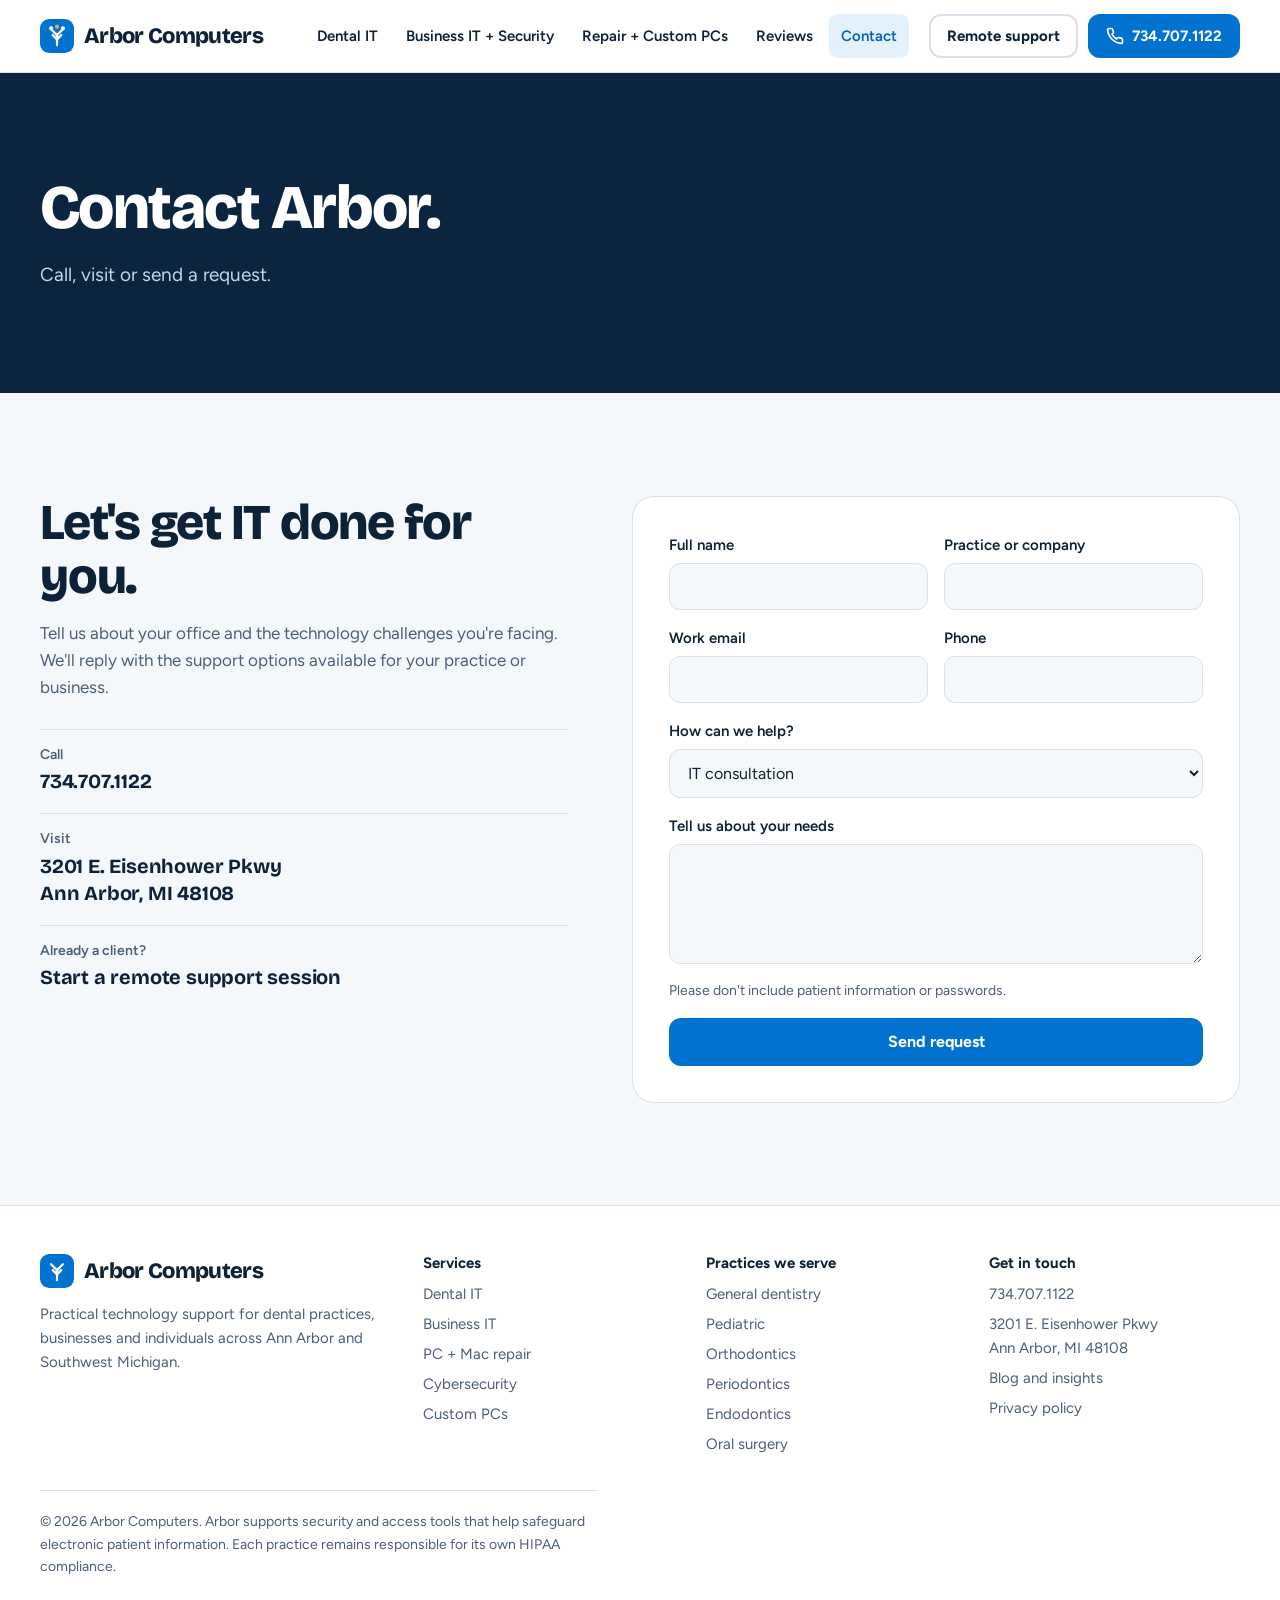
<file: contact.html>
<!DOCTYPE html>
<html lang="en">
<head>
<meta charset="utf-8">
<meta name="viewport" content="width=device-width, initial-scale=1, viewport-fit=cover">
<title>Contact | Arbor Computers</title>
<meta name="description" content="Contact Arbor Computers in Ann Arbor. Call 734.707.1122 or send a request.">
<meta name="theme-color" content="#0172d0">
<link rel="canonical" href="https://arborcomputers.com/contact.html">
<meta property="og:type" content="website">
<meta property="og:site_name" content="Arbor Computers">
<meta property="og:title" content="Contact | Arbor Computers">
<meta property="og:description" content="Contact Arbor Computers in Ann Arbor. Call 734.707.1122 or send a request.">
<meta property="og:url" content="https://arborcomputers.com/contact.html">
<meta property="og:image" content="https://arborcomputers.com/assets/images/og-image.jpg">
<meta property="og:image:width" content="1200">
<meta property="og:image:height" content="630">
<meta property="og:image:alt" content="Dental imaging workstation supported by Arbor Computers">
<meta name="twitter:card" content="summary_large_image">
<meta name="twitter:image" content="https://arborcomputers.com/assets/images/og-image.jpg">

<link rel="preconnect" href="https://fonts.googleapis.com">
<link rel="preconnect" href="https://fonts.gstatic.com" crossorigin>
<link href="https://fonts.googleapis.com/css2?family=Bricolage+Grotesque:opsz,wght@12..96,500;12..96,700;12..96,800&family=Figtree:wght@400;500;600;700&display=swap" rel="stylesheet">
<script type="application/ld+json">
{"@context":"https://schema.org","@type":"ComputerStore","name":"Arbor Computers","telephone":"+1-734-707-1122","url":"https://arborcomputers.com","image":"https://arborcomputers.com/assets/images/og-image.jpg","address":{"@type":"PostalAddress","streetAddress":"3201 E. Eisenhower Pkwy","addressLocality":"Ann Arbor","addressRegion":"MI","postalCode":"48108","addressCountry":"US"},"areaServed":"Ann Arbor and Southwest Michigan"}
</script>
<style>
:root{
  --bg:#f5f8fb; --surface:#ffffff; --ink:#0d2236; --muted:#4c5f77; --line:#d6e1ec;
  --blue:#0172d0; --blue-ink:#0a62b4; --tint:#e3f1fd;
  --navy:#0b2540; --navy-ink:#eaf3fc; --navy-muted:#a8bdd4; --navy-line:#24425f;
  --ok:#178a5c; --sig:#f0a53a;
  --display:'Bricolage Grotesque','Segoe UI',Arial,sans-serif;
  --body:'Figtree','Segoe UI',Arial,sans-serif;
  color-scheme:light;
}
@media (prefers-color-scheme:dark){
  :root:not([data-theme="light"]){
    --bg:#08131f; --surface:#0e1f33; --ink:#e8f0f8; --muted:#9db0c6; --line:#1f3550;
    --blue:#4aa3f0; --blue-ink:#6db6f5; --tint:#12304f; --navy:#0a1b2e; --ok:#3cc08a;
    color-scheme:dark;
  }
}
:root[data-theme="dark"]{
  --bg:#08131f; --surface:#0e1f33; --ink:#e8f0f8; --muted:#9db0c6; --line:#1f3550;
  --blue:#4aa3f0; --blue-ink:#6db6f5; --tint:#12304f; --navy:#0a1b2e; --ok:#3cc08a;
  color-scheme:dark;
}
*,*::before,*::after{box-sizing:border-box}
:root{box-sizing:border-box;padding-top:env(safe-area-inset-top,0px);padding-bottom:env(safe-area-inset-bottom,0px)}
html{scroll-behavior:smooth;scroll-padding-top:calc(88px + env(safe-area-inset-top,0px))}
body{margin:0;background:var(--bg);color:var(--ink);font:400 17px/1.6 var(--body);-webkit-font-smoothing:antialiased}
img,svg{max-width:100%}
a{color:inherit}
h1,h2,h3,p,ul,dl,dd,figure{margin:0}
h1,h2,h3{font-family:var(--display);letter-spacing:-.025em;line-height:1.08;font-weight:800}
h1{font-size:clamp(40px,6vw,76px)}
h2{font-size:clamp(30px,4vw,50px)}
h3{font-size:22px;font-weight:700}
p{max-width:62ch}
:focus-visible{outline:3px solid var(--blue);outline-offset:3px;border-radius:6px}
.wrap{width:min(1200px,calc(100% - 40px));margin-inline:auto}
.skip{position:absolute;left:-999px;top:8px;background:var(--ink);color:var(--bg);padding:10px 14px;border-radius:8px;z-index:200}
.skip:focus{left:12px}

/* Buttons */
.btn{display:inline-flex;align-items:center;justify-content:center;gap:8px;min-height:48px;padding:12px 22px;border-radius:12px;font:700 16px/1 var(--body);text-decoration:none;border:2px solid transparent;cursor:pointer;transition:background .15s,color .15s,border-color .15s}
.btn-primary{background:var(--blue);color:#fff}
.btn-primary:hover{background:var(--blue-ink)}
.btn-ghost{border-color:var(--line);color:var(--ink);background:var(--surface)}
.btn-ghost:hover{border-color:var(--blue);color:var(--blue-ink)}
.btn svg{width:18px;height:18px}

/* Header */
.header{position:sticky;top:env(safe-area-inset-top,0px);z-index:100;background:var(--surface);border-bottom:1px solid var(--line)}
.header-in{display:flex;align-items:center;gap:20px;min-height:72px}
.brand{display:flex;align-items:center;gap:10px;text-decoration:none;font:800 22px/1 var(--display);letter-spacing:-.03em}
.brand svg{width:34px;height:34px;flex:none}
.nav{display:flex;gap:4px;margin-left:auto;align-items:center}
.nav a{padding:10px 12px;border-radius:9px;font-weight:600;font-size:15px;text-decoration:none;color:var(--ink)}
.nav a:hover{background:var(--tint);color:var(--blue-ink)}
.header-cta{display:flex;gap:10px;align-items:center}
.header-cta .btn{min-height:44px;padding:10px 16px;font-size:15px}
.menu-btn{display:none;margin-left:auto;width:46px;height:46px;border-radius:12px;border:1px solid var(--line);background:var(--surface);color:var(--ink);cursor:pointer}
.menu-btn svg{width:22px;height:22px}
@media (max-width:1040px){
  .menu-btn{display:grid;place-items:center}
  .nav,.header-cta .remote{display:none}
  .header-cta{margin-left:0}
  .nav.open{display:flex;position:absolute;left:0;right:0;top:100%;flex-direction:column;align-items:stretch;background:var(--surface);border-bottom:1px solid var(--line);padding:10px 20px 18px;box-shadow:0 18px 30px rgba(8,30,55,.12)}
  .nav.open a{padding:14px 12px;font-size:17px}
}
@media (max-width:560px){.header-cta .call-txt{display:none}.header-cta .btn{padding:10px 14px}}

/* Hero */
.hero{padding:clamp(40px,6vw,84px) 0 clamp(48px,6vw,84px)}
.hero-grid{display:grid;grid-template-columns:1fr 1.05fr;gap:clamp(28px,4vw,64px);align-items:center}
.hero h1{max-width:13ch}
.hero .lede{margin-top:24px;font-size:clamp(18px,1.6vw,21px);color:var(--muted)}
.hero-actions{display:flex;flex-wrap:wrap;gap:12px;margin-top:32px}
.hero-note{margin-top:20px;font-size:15px;color:var(--muted);display:flex;gap:10px;align-items:center}
.dot{width:10px;height:10px;border-radius:50%;background:var(--ok);flex:none;box-shadow:0 0 0 0 rgba(23,138,92,.5);animation:pulse 2.4s 1s 2}
@keyframes pulse{0%{box-shadow:0 0 0 0 rgba(23,138,92,.5)}100%{box-shadow:0 0 0 12px rgba(23,138,92,0)}}
@media (max-width:900px){.hero-grid{grid-template-columns:1fr}.hero h1{max-width:16ch}}

/* Floor plan */
.plan{background:var(--surface);border:1px solid var(--line);border-radius:22px;padding:clamp(16px,2vw,26px)}
.plan-head{display:flex;justify-content:space-between;align-items:baseline;gap:12px;margin-bottom:12px}
.plan-head strong{font:700 15px/1.3 var(--body)}
.plan-head span{font-size:14px;color:var(--muted)}
.plan svg{width:100%;height:auto;display:block}
.room rect.r{fill:var(--bg);stroke:var(--line);stroke-width:1.5;transition:fill .15s,stroke .15s}
.room{cursor:pointer;outline:none}
.room:hover rect.r{fill:var(--tint)}
.room:focus-visible rect.r{stroke:var(--blue);stroke-width:3}
.room.is-active rect.r{fill:var(--tint);stroke:var(--blue);stroke-width:2.5}
.room text{font:700 15px var(--body);fill:var(--ink);pointer-events:none}
.room .fx{fill:none;stroke:var(--muted);stroke-width:1.6;opacity:.75;pointer-events:none}
.room .fxf{fill:var(--line);stroke:var(--muted);stroke-width:1.2;opacity:.9;pointer-events:none}
.room .ok{fill:var(--ok);pointer-events:none}
.chips{display:flex;flex-wrap:wrap;gap:8px;margin:16px 0 14px}
.chip{border:1px solid var(--line);background:var(--surface);color:var(--ink);font:600 14px/1 var(--body);padding:10px 14px;border-radius:999px;cursor:pointer;min-height:40px}
.chip:hover{border-color:var(--blue)}
.chip[aria-selected="true"]{background:var(--blue);border-color:var(--blue);color:#fff}
.plan-detail{border-top:1px solid var(--line);padding-top:16px;min-height:150px}
.plan-detail h3{font-size:20px;margin-bottom:6px}
.plan-detail p{color:var(--muted);font-size:16px}

/* Proof strip */
.proof{border-block:1px solid var(--line);background:var(--surface)}
.proof ul{list-style:none;padding:0;margin:0;display:grid;grid-template-columns:repeat(4,1fr)}
.proof li{padding:22px 20px;border-left:1px solid var(--line);font-size:15px;color:var(--muted)}
.proof li:first-child{border-left:0;padding-left:0}
.proof b{display:block;font:700 18px/1.25 var(--display);color:var(--ink);margin-bottom:2px;letter-spacing:-.01em}
@media (max-width:820px){.proof ul{grid-template-columns:1fr 1fr}.proof li:nth-child(3){border-left:0;padding-left:0}.proof li:nth-child(n+3){border-top:1px solid var(--line)}}

/* Sections */
section.block{padding:clamp(56px,8vw,104px) 0}
.sec-head{display:grid;grid-template-columns:1fr 1fr;gap:32px;align-items:end;margin-bottom:44px}
.sec-head p{color:var(--muted);justify-self:end}
@media (max-width:820px){.sec-head{grid-template-columns:1fr}.sec-head p{justify-self:start}}

/* Services */
.svc{display:grid;grid-template-columns:1.1fr 1fr;gap:20px}
.dental{background:var(--navy);color:var(--navy-ink);border-radius:24px;padding:clamp(28px,3.4vw,48px);display:flex;flex-direction:column;gap:20px}
.dental h3{font-size:clamp(28px,3vw,38px)}
.dental p{color:var(--navy-muted)}
.dental ul{list-style:none;padding:0;margin:4px 0 0;display:grid;gap:0}
.dental li{padding:14px 0;border-top:1px solid var(--navy-line);display:flex;gap:12px;align-items:baseline}
.dental li span{color:var(--navy-muted);font-size:15px}
.dental li b{font-weight:600;min-width:12ch}
.dental .btn{align-self:flex-start;margin-top:auto;background:#fff;color:#0b2540}
.dental .btn:hover{background:#dcecfb}
.rows{display:flex;flex-direction:column;border:1px solid var(--line);border-radius:24px;background:var(--surface);overflow:hidden}
.row{display:grid;grid-template-columns:1fr auto;gap:6px 16px;padding:22px 26px;text-decoration:none;border-top:1px solid var(--line);align-items:center}
.row:first-child{border-top:0}
.row:hover{background:var(--tint)}
.row h3{font-size:20px}
.row p{grid-column:1;color:var(--muted);font-size:15.5px}
.row svg{grid-column:2;grid-row:1/3;width:22px;height:22px;color:var(--blue)}
@media (max-width:900px){.svc{grid-template-columns:1fr}.dental li{flex-direction:column;gap:2px}}

/* Specialties */
.spec{background:var(--surface);border-block:1px solid var(--line)}
.spec dl{display:grid;grid-template-columns:repeat(3,1fr);gap:0;border-top:1px solid var(--line)}
.spec .it{padding:26px 28px 28px 0;border-bottom:1px solid var(--line)}
.spec .it:not(:nth-child(3n+1)){padding-left:28px;border-left:1px solid var(--line)}
.spec dt{font:700 21px/1.2 var(--display);letter-spacing:-.015em;margin-bottom:6px}
.spec dd{color:var(--muted);font-size:16px}
@media (max-width:900px){.spec dl{grid-template-columns:1fr 1fr}.spec .it,.spec .it:not(:nth-child(3n+1)){padding:22px 20px 24px 0;border-left:0}.spec .it:nth-child(even){padding-left:20px;border-left:1px solid var(--line)}}
@media (max-width:560px){.spec dl{grid-template-columns:1fr}.spec .it,.spec .it:nth-child(even){padding:20px 0;border-left:0}}

/* Reviews */
.rev{display:grid;grid-template-columns:1.25fr 1fr;gap:20px}
.featured{background:var(--blue);color:#fff;border-radius:24px;padding:clamp(28px,3.4vw,48px);display:flex;flex-direction:column;justify-content:space-between;gap:28px}
.featured blockquote{margin:0;font:700 clamp(24px,2.6vw,34px)/1.2 var(--display);letter-spacing:-.02em}
.featured figcaption{font-size:15px;opacity:.9}
.stars{color:var(--sig);letter-spacing:3px;font-size:18px}
.rev-list{display:grid;gap:14px}
.rev-card{background:var(--surface);border:1px solid var(--line);border-radius:18px;padding:22px 24px}
.rev-card blockquote{margin:8px 0 12px;font-size:16px;line-height:1.5}
.rev-card cite{font-style:normal;font-weight:700;font-size:15px}
.rev-card small{display:block;color:var(--muted);font-size:14px}
.rev-foot{margin-top:22px;display:flex;flex-wrap:wrap;gap:14px;align-items:center;color:var(--muted);font-size:15px}
.rev-foot a{color:var(--blue-ink);font-weight:700}
@media (max-width:900px){.rev{grid-template-columns:1fr}}

/* Process */
.steps{list-style:none;padding:0;margin:0;display:grid;grid-template-columns:repeat(4,1fr);gap:0;counter-reset:s;border-top:2px solid var(--ink)}
.steps li{counter-increment:s;padding:22px 24px 0 0;position:relative}
.steps li::before{content:counter(s);position:absolute;top:-17px;left:0;width:32px;height:32px;border-radius:50%;background:var(--ink);color:var(--bg);display:grid;place-items:center;font:700 15px var(--body)}
.steps h3{margin-top:18px;font-size:20px;margin-bottom:6px}
.steps p{font-size:15.5px;color:var(--muted)}
@media (max-width:820px){.steps{grid-template-columns:1fr 1fr;row-gap:36px}}
@media (max-width:520px){.steps{grid-template-columns:1fr;border-top:0;border-left:2px solid var(--ink);padding-left:0}.steps li{padding:0 0 0 28px}.steps li::before{top:0;left:-17px}.steps h3{margin-top:0}}

/* Walk-in repair */
.walk{background:var(--navy);color:var(--navy-ink)}
.walk-grid{display:grid;grid-template-columns:1.1fr 1fr;gap:clamp(28px,5vw,72px);align-items:center}
.walk p{color:var(--navy-muted);margin-top:18px}
.walk ul{list-style:none;padding:0;margin:0;display:grid;grid-template-columns:1fr 1fr;gap:10px}
.walk li{border:1px solid var(--navy-line);border-radius:14px;padding:16px 18px;font-weight:600;font-size:16px}
.walk .btn-primary{background:#fff;color:#0b2540}
.walk .btn-primary:hover{background:#dcecfb}
.walk .btn-ghost{background:transparent;color:#fff;border-color:var(--navy-line)}
.walk .btn-ghost:hover{border-color:#fff;color:#fff}
@media (max-width:900px){.walk-grid{grid-template-columns:1fr}}
@media (max-width:480px){.walk ul{grid-template-columns:1fr}}

/* Contact */
.contact-grid{display:grid;grid-template-columns:1fr 1.15fr;gap:clamp(28px,5vw,72px)}
.contact-info p{color:var(--muted);margin-top:16px}
.info-list{margin-top:28px;display:grid;gap:18px}
.info-list div{padding-top:14px;border-top:1px solid var(--line)}
.info-list dt{font-size:14px;color:var(--muted);font-weight:600}
.info-list dd{font:700 20px/1.35 var(--display);letter-spacing:-.01em;margin-top:2px}
.info-list a{text-decoration:none}
.info-list a:hover{color:var(--blue-ink)}
form.card{background:var(--surface);border:1px solid var(--line);border-radius:22px;padding:clamp(22px,3vw,36px);display:grid;gap:16px}
.f2{display:grid;grid-template-columns:1fr 1fr;gap:16px}
label{display:grid;gap:6px;font-weight:600;font-size:15px}
input,select,textarea{width:100%;padding:13px 14px;border-radius:11px;border:1.5px solid var(--line);background:var(--bg);color:var(--ink);font:400 16px var(--body)}
input:focus,select:focus,textarea:focus{outline:3px solid var(--blue);outline-offset:1px;border-color:var(--blue)}
textarea{min-height:120px;resize:vertical}
.hint{font-size:14px;color:var(--muted)}
.status{display:none;padding:14px 16px;border-radius:12px;background:var(--tint);font-size:15.5px}
.status.show{display:block}
.status a{color:var(--blue-ink);font-weight:700}
@media (max-width:900px){.contact-grid{grid-template-columns:1fr}}
@media (max-width:520px){.f2{grid-template-columns:1fr}}

/* Footer */
footer{border-top:1px solid var(--line);background:var(--surface);padding:48px 0 40px;font-size:15px;color:var(--muted)}
.foot{display:grid;grid-template-columns:1.4fr 1fr 1fr 1fr;gap:32px}
footer h4{margin:0 0 10px;font:700 15px var(--body);color:var(--ink)}
footer ul{list-style:none;padding:0;margin:0;display:grid;gap:6px}
footer a{text-decoration:none}
footer a:hover{color:var(--blue-ink);text-decoration:underline}
.legal{margin-top:34px;padding-top:20px;border-top:1px solid var(--line);font-size:14px}
@media (max-width:820px){.foot{grid-template-columns:1fr 1fr}}
@media (max-width:480px){.foot{grid-template-columns:1fr}}

@media (prefers-reduced-motion:reduce){*{animation:none!important;transition:none!important;scroll-behavior:auto!important}}

.hero-v{position:relative;min-height:min(86vh,680px);display:grid;align-items:center;color:#fff;overflow:hidden;background:#0b2540}
.hero-v video,.hero-v .ph{position:absolute;inset:0;width:100%;height:100%;object-fit:cover}
.hero-v::after{content:"";position:absolute;inset:0;background:linear-gradient(90deg,rgba(8,25,45,.88),rgba(8,25,45,.45) 60%,rgba(8,25,45,.2))}
.hero-v .wrap{position:relative;z-index:2;padding:72px 0}
.hero-v .lede{color:#dbe9f7}.hero-v .hero-note{color:#cfe0f2}
.hero-v .btn-ghost{background:transparent;color:#fff;border-color:rgba(255,255,255,.5)}
.pagehero{position:relative;color:#fff;background:#0b2540;overflow:hidden}
.pagehero img{position:absolute;right:0;top:0;height:100%;width:52%;object-fit:cover;mask-image:linear-gradient(90deg,transparent,#000 45%);-webkit-mask-image:linear-gradient(90deg,transparent,#000 45%)}
.pagehero .wrap{position:relative;padding:clamp(56px,8vw,104px) 0}.pagehero p{color:#c4d6ea;margin-top:18px;font-size:19px}.pagehero h1{font-size:clamp(36px,5vw,62px);max-width:16ch}
@media(max-width:800px){.pagehero img{width:100%;opacity:.3;mask-image:none;-webkit-mask-image:none}}
.cards{display:grid;grid-template-columns:repeat(3,1fr);gap:20px}
.card2{background:var(--surface);border:1px solid var(--line);border-radius:22px;overflow:hidden;text-decoration:none;display:flex;flex-direction:column}
.card2:hover{border-color:var(--blue)}.card2 img{width:100%;aspect-ratio:16/10;object-fit:cover;display:block}
.card2 div{padding:22px 24px 26px}.card2 p{color:var(--muted);font-size:16px;margin-top:6px}
.split{display:grid;grid-template-columns:1fr 1fr;gap:clamp(28px,5vw,64px);align-items:center}.split img{width:100%;border-radius:24px;display:block}
.split ul{margin:18px 0 0;padding-left:20px;color:var(--muted)}.split li{margin:6px 0}
.cta{background:var(--blue);color:#fff;text-align:center}.cta p{margin:14px auto 28px;color:#e3f1fd}.cta .btn{background:#fff;color:#0b2540}
.nav a.cur{background:var(--tint);color:var(--blue-ink)}
@media(max-width:900px){.cards,.split{grid-template-columns:1fr}}
</style>
<link rel="stylesheet" href="assets/css/site-images.css">

<link rel="icon" href="data:image/svg+xml,%3Csvg xmlns=%27http://www.w3.org/2000/svg%27 viewBox=%270 0 40 40%27%3E%3Crect width=%2740%27 height=%2740%27 rx=%2711%27 fill=%27%230172d0%27/%3E%3Cpath d=%27M20 31V19M20 19l-7-7M20 19l7-7%27 stroke=%27%23fff%27 stroke-width=%272.6%27 stroke-linecap=%27round%27 fill=%27none%27/%3E%3C/svg%3E">
</head>
<body>
<a class="skip" href="#main">Skip to content</a>

<header class="header">
  <div class="wrap header-in">
    <a class="brand" href="index.html" aria-label="Arbor Computers home">
      <svg viewBox="0 0 40 40" aria-hidden="true"><rect width="40" height="40" rx="11" fill="#0172d0"/><path d="M20 31V19M20 19l-7-7M20 19l7-7M20 24l-5-5M20 24l5-5" stroke="#fff" stroke-width="2.6" stroke-linecap="round" fill="none"/><circle cx="13" cy="11" r="2.4" fill="#fff"/><circle cx="27" cy="11" r="2.4" fill="#fff"/><circle cx="20" cy="9" r="2.4" fill="#f0a53a"/></svg>
      Arbor Computers
    </a>
    <nav class="nav" id="nav" aria-label="Main"><a href="dental-it.html">Dental IT</a><a href="business-it.html">Business IT + Security</a><a href="repair.html">Repair + Custom PCs</a><a href="index.html#reviews">Reviews</a><a href="contact.html" class=cur>Contact</a></nav>
    <div class="header-cta">
      <a class="btn btn-ghost remote" href="https://startcontrol.com/pin.php" rel="noopener">Remote support</a>
      <a class="btn btn-primary" href="tel:+17347071122" aria-label="Call Arbor Computers at 734.707.1122">
        <svg viewBox="0 0 24 24" fill="none" stroke="currentColor" stroke-width="2.2" stroke-linecap="round" stroke-linejoin="round" aria-hidden="true"><path d="M22 16.9v3a2 2 0 0 1-2.2 2 19.8 19.8 0 0 1-8.6-3.1 19.5 19.5 0 0 1-6-6A19.8 19.8 0 0 1 2.1 4.2 2 2 0 0 1 4.1 2h3a2 2 0 0 1 2 1.7c.1 1 .4 1.9.7 2.8a2 2 0 0 1-.5 2.1L8 9.9a16 16 0 0 0 6 6l1.3-1.3a2 2 0 0 1 2.1-.4c.9.3 1.8.6 2.8.7a2 2 0 0 1 1.7 2z"/></svg>
        <span class="call-txt">734.707.1122</span>
      </a>
    </div>
    <button class="menu-btn" id="menuBtn" aria-expanded="false" aria-controls="nav" aria-label="Open menu">
      <svg viewBox="0 0 24 24" fill="none" stroke="currentColor" stroke-width="2.2" stroke-linecap="round" aria-hidden="true"><path d="M4 7h16M4 12h16M4 17h16"/></svg>
    </button>
  </div>
</header>

<main id="main"><header class="pagehero"><div class="wrap"><h1>Contact Arbor.</h1><p>Call, visit or send a request.</p></div></header><!-- CONTACT -->
<section class="block" id="contact">
  <div class="wrap contact-grid">
    <div class="contact-info">
      <h2>Let's get IT done for you.</h2>
      <p>Tell us about your office and the technology challenges you're facing. We'll reply with the support options available for your practice or business.</p>
      <dl class="info-list">
        <div><dt>Call</dt><dd><a href="tel:+17347071122">734.707.1122</a></dd></div>
        <div><dt>Visit</dt><dd>3201 E. Eisenhower Pkwy<br>Ann Arbor, MI 48108</dd></div>
        <div><dt>Already a client?</dt><dd><a href="https://startcontrol.com/pin.php" rel="noopener">Start a remote support session</a></dd></div>
      </dl>
    </div>
    <form class="card" id="form" novalidate>
      <div class="f2">
        <label>Full name<input name="name" autocomplete="name" required></label>
        <label>Practice or company<input name="org" autocomplete="organization"></label>
      </div>
      <div class="f2">
        <label>Work email<input type="email" name="email" autocomplete="email" required></label>
        <label>Phone<input type="tel" name="phone" autocomplete="tel" required></label>
      </div>
      <label>How can we help?
        <select name="topic">
          <option>IT consultation</option>
          <option>Dental practice IT</option>
          <option>Existing IT issue</option>
          <option>New project or expansion</option>
          <option>Ongoing managed support</option>
          <option>PC or Mac repair</option>
          <option>Other</option>
        </select>
      </label>
      <label>Tell us about your needs<textarea name="msg"></textarea></label>
      <p class="hint">Please don't include patient information or passwords.</p>
      <button class="btn btn-primary" type="submit">Send request</button>
      <div class="status" id="status" role="status"></div>
    </form>
  </div>
</section>
</main>
<footer>
  <div class="wrap">
    <div class="foot">
      <div>
        <a class="brand" href="index.html" style="color:var(--ink)"><svg viewBox="0 0 40 40" aria-hidden="true"><rect width="40" height="40" rx="11" fill="#0172d0"/><path d="M20 31V19M20 19l-7-7M20 19l7-7M20 24l-5-5M20 24l5-5" stroke="#fff" stroke-width="2.6" stroke-linecap="round" fill="none"/></svg>Arbor Computers</a>
        <p style="margin-top:14px">Practical technology support for dental practices, businesses and individuals across Ann Arbor and Southwest Michigan.</p>
      </div>
      <div><h4>Services</h4><ul><li><a href="dental-it.html">Dental IT</a></li><li><a href="business-it.html">Business IT</a></li><li><a href="repair.html">PC + Mac repair</a></li><li><a href="business-it.html">Cybersecurity</a></li><li><a href="repair.html">Custom PCs</a></li></ul></div>
      <div><h4>Practices we serve</h4><ul><li>General dentistry</li><li>Pediatric</li><li>Orthodontics</li><li>Periodontics</li><li>Endodontics</li><li>Oral surgery</li></ul></div>
      <div><h4>Get in touch</h4><ul><li><a href="tel:+17347071122">734.707.1122</a></li><li>3201 E. Eisenhower Pkwy<br>Ann Arbor, MI 48108</li><li><a href="https://arborcomputers.com/blog/" rel="noopener">Blog and insights</a></li><li><a href="https://arborcomputers.com/privacy-policy/" rel="noopener">Privacy policy</a></li></ul></div>
    </div>
    <p class="legal">© <span id="yr">2026</span> Arbor Computers. Arbor supports security and access tools that help safeguard electronic patient information. Each practice remains responsible for its own HIPAA compliance.</p>
  </div>
</footer>

<script>
(function(){
  var menuBtn=document.getElementById('menuBtn'),nav=document.getElementById('nav');
  menuBtn.addEventListener('click',function(){
    var o=nav.classList.toggle('open');
    menuBtn.setAttribute('aria-expanded',o?'true':'false');
    menuBtn.setAttribute('aria-label',o?'Close menu':'Open menu');
  });
  nav.addEventListener('click',function(e){if(e.target.tagName==='A'){nav.classList.remove('open');menuBtn.setAttribute('aria-expanded','false')}});

  var data={
    frontdesk:['Front desk','Scheduling, patient records, billing and check-in all run through these computers and printers. We keep them connected and fix them quickly when they stall.'],
    operatory:['Operatories','Treatment-room computers, printers and shared resources your team uses at the chairside, kept working so care doesn\u2019t wait on technology.'],
    imaging:['Imaging','We support the workstations and network connections used to open dental images. Problems inside the imaging equipment itself go to the equipment vendor, and we coordinate with them.'],
    network:['Wi-Fi and network','Wired and wireless connectivity across the front desk, operatories and staff areas, maintained and troubleshot.'],
    backup:['Backup and recovery','Practical backup routines and recovery procedures for your important practice data and systems.'],
    security:['Security and access','Account permissions, endpoint protection and software updates that help safeguard electronic patient information. Your practice remains responsible for its own HIPAA compliance.']
  };
  var rooms=[].slice.call(document.querySelectorAll('.room')),chips=[].slice.call(document.querySelectorAll('.chip'));
  var t=document.getElementById('pdT'),p=document.getElementById('pdP');
  function select(k){
    rooms.forEach(function(r){r.classList.toggle('is-active',r.dataset.k===k)});
    chips.forEach(function(c){c.setAttribute('aria-selected',c.dataset.k===k?'true':'false')});
    t.textContent=data[k][0];p.textContent=data[k][1];
  }
  rooms.forEach(function(r){
    r.addEventListener('click',function(){select(r.dataset.k)});
    r.addEventListener('keydown',function(e){if(e.key==='Enter'||e.key===' '){e.preventDefault();select(r.dataset.k)}});
  });
  chips.forEach(function(c){c.addEventListener('click',function(){select(c.dataset.k)})});
  select('frontdesk');

  var form=document.getElementById('form'),status=document.getElementById('status');
  form.addEventListener('submit',function(e){
    e.preventDefault();
    var f=form.elements,missing=[];
    if(!f.name.value.trim())missing.push('your name');
    if(!/^\S+@\S+\.\S+$/.test(f.email.value.trim()))missing.push('a valid email');
    if(!f.phone.value.trim())missing.push('a phone number');
    status.classList.add('show');
    if(missing.length){status.textContent='Please add '+missing.join(', ')+' so we can reply.';return}
    status.innerHTML='This design preview doesn\u2019t send messages. To reach Arbor now, call <a href="tel:+17347071122">734.707.1122</a> or use the <a href="https://arborcomputers.com/contact/" rel="noopener">live contact page</a>.';
  });
  document.getElementById('yr').textContent=new Date().getFullYear();
})();
</script>
</body>
</html>
</body></html>
</file>
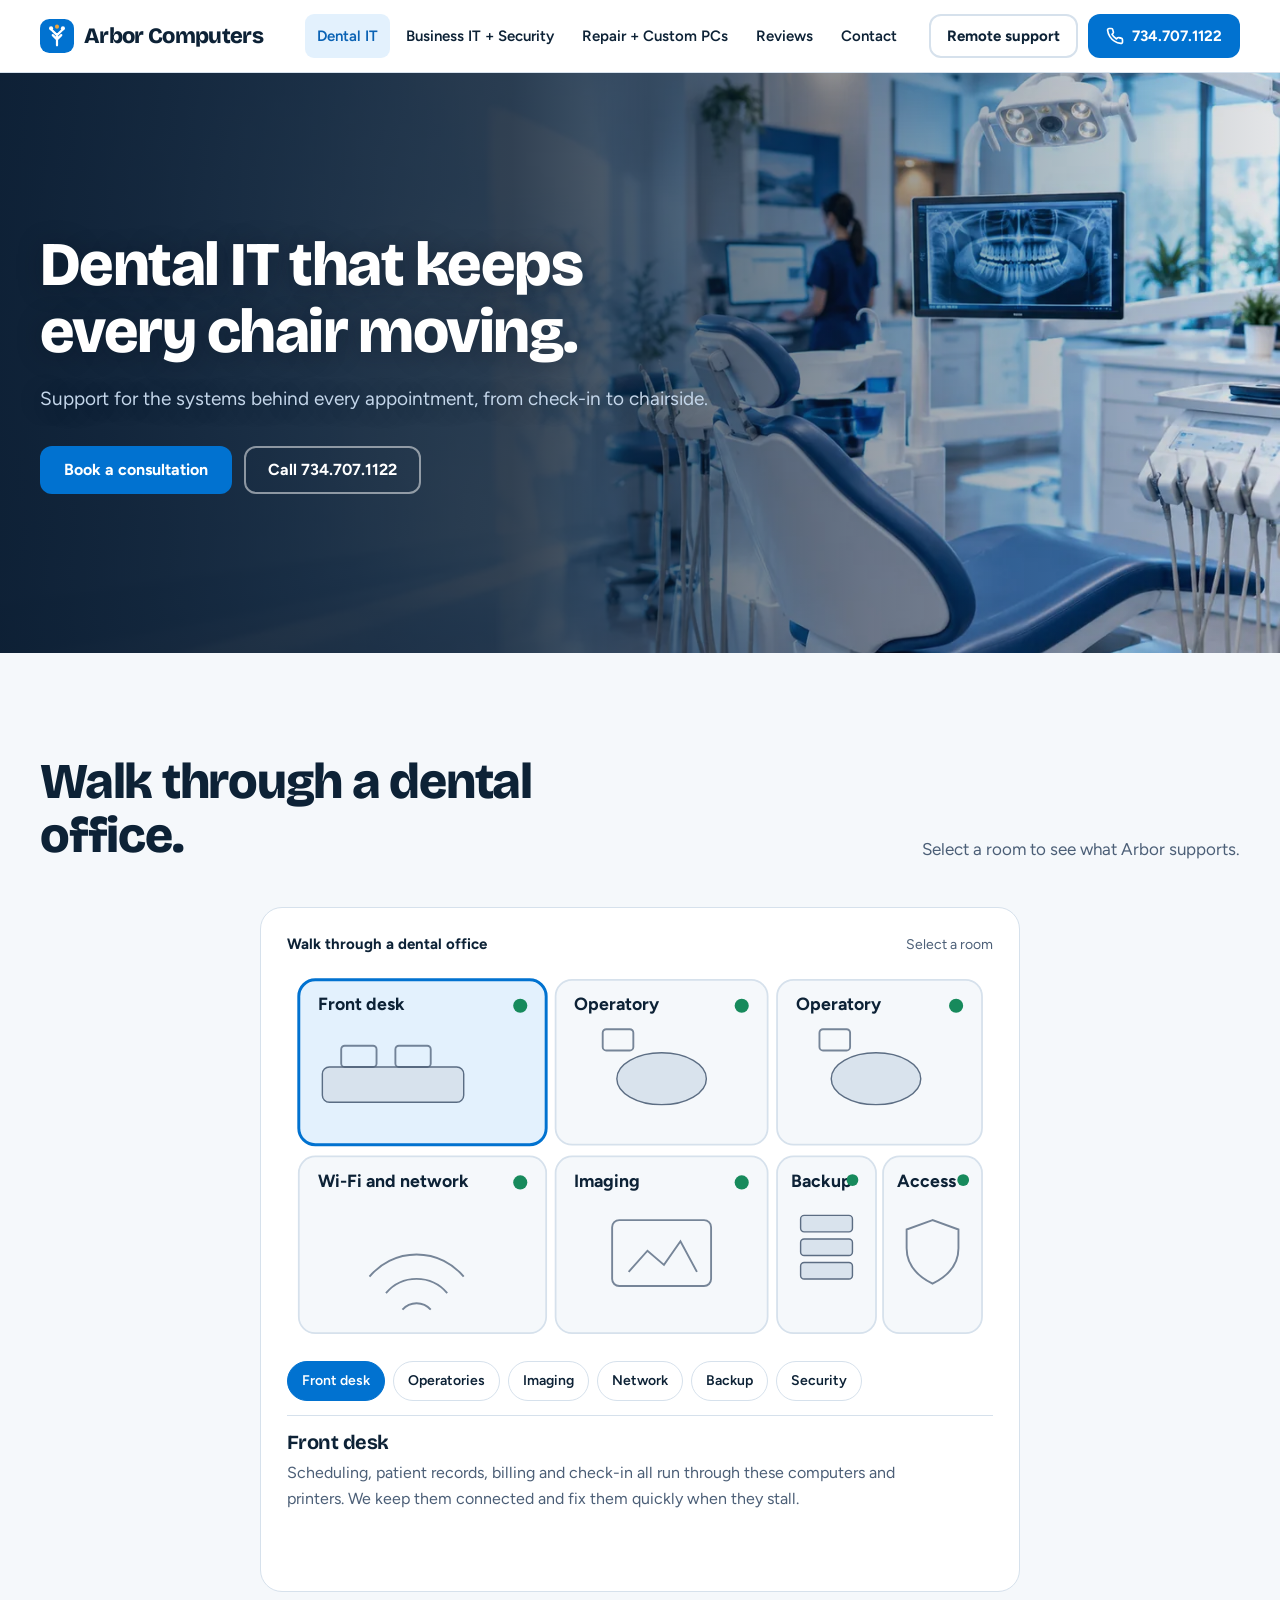
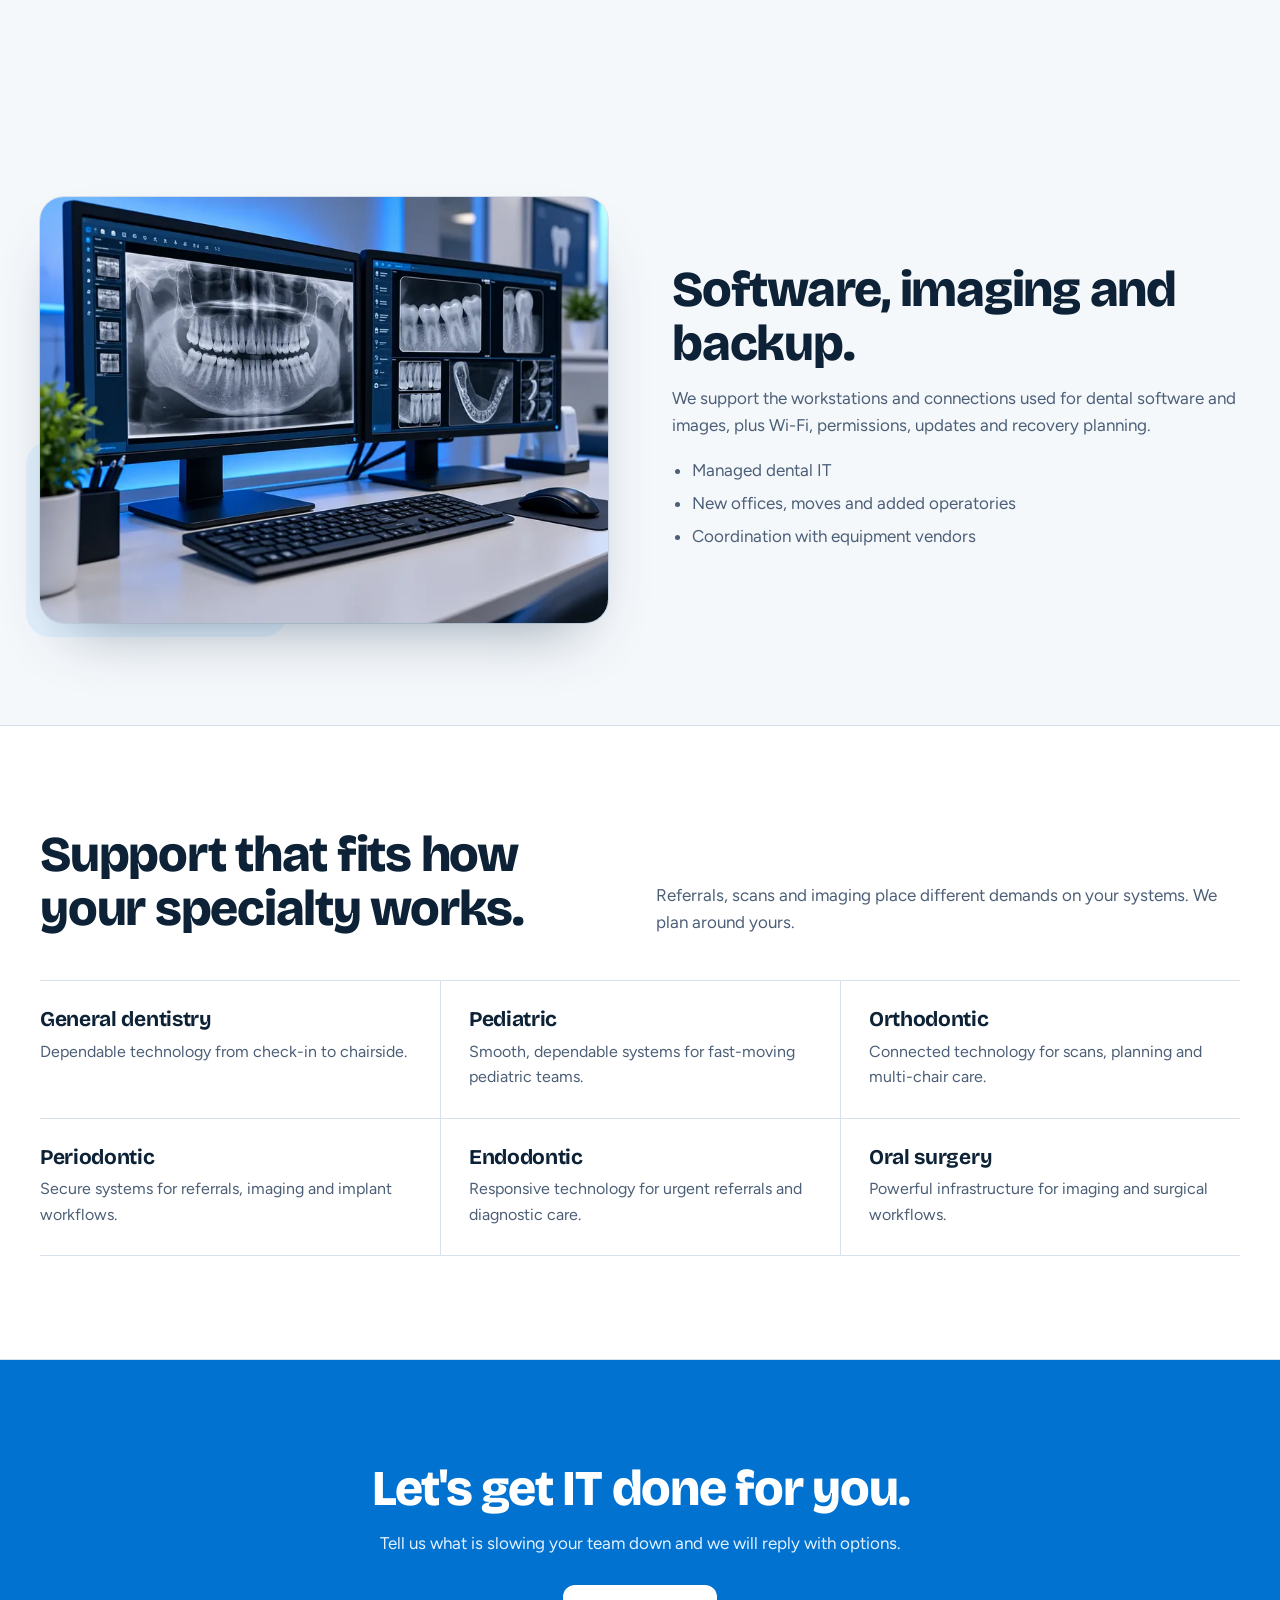
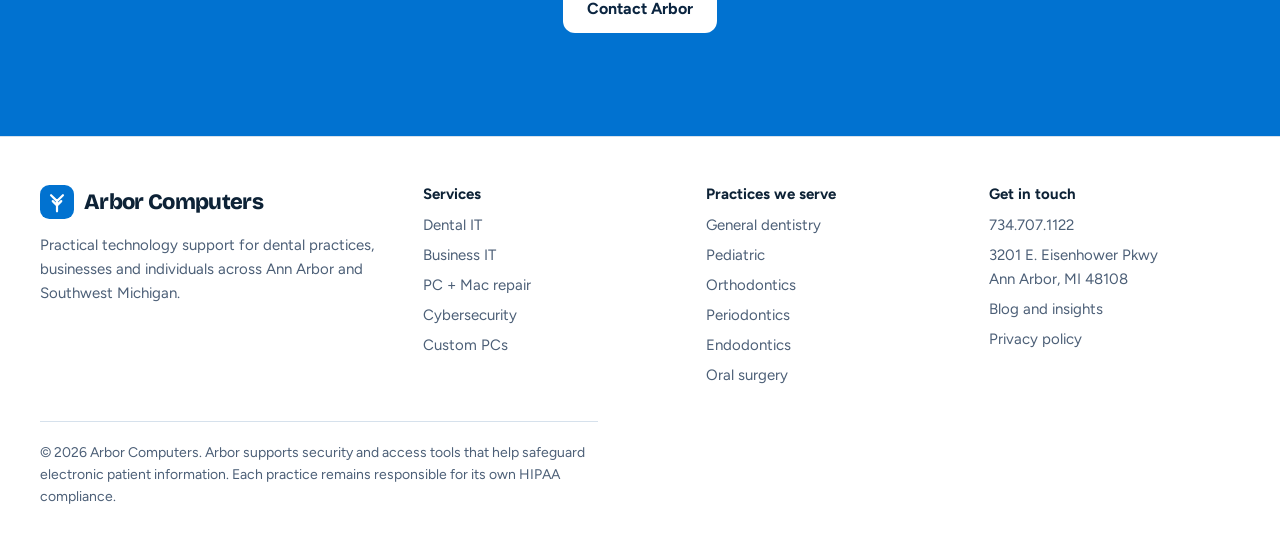
<file: dental-it.html>
<!DOCTYPE html>
<html lang="en">
<head>
<meta charset="utf-8">
<meta name="viewport" content="width=device-width, initial-scale=1, viewport-fit=cover">
<title>Dental IT Support | Arbor Computers</title>
<meta name="description" content="Managed dental IT in Ann Arbor: front desk, operatories, imaging, network, backup and security.">
<meta name="theme-color" content="#0172d0">
<link rel="canonical" href="https://arborcomputers.com/dental-it.html">
<meta property="og:type" content="website">
<meta property="og:site_name" content="Arbor Computers">
<meta property="og:title" content="Dental IT Support | Arbor Computers">
<meta property="og:description" content="Managed dental IT in Ann Arbor: front desk, operatories, imaging, network, backup and security.">
<meta property="og:url" content="https://arborcomputers.com/dental-it.html">
<meta property="og:image" content="https://arborcomputers.com/assets/images/og-image.jpg">
<meta property="og:image:width" content="1200">
<meta property="og:image:height" content="630">
<meta property="og:image:alt" content="Dental imaging workstation supported by Arbor Computers">
<meta name="twitter:card" content="summary_large_image">
<meta name="twitter:image" content="https://arborcomputers.com/assets/images/og-image.jpg">

<link rel="preconnect" href="https://fonts.googleapis.com">
<link rel="preconnect" href="https://fonts.gstatic.com" crossorigin>
<link href="https://fonts.googleapis.com/css2?family=Bricolage+Grotesque:opsz,wght@12..96,500;12..96,700;12..96,800&family=Figtree:wght@400;500;600;700&display=swap" rel="stylesheet">
<script type="application/ld+json">
{"@context":"https://schema.org","@type":"ComputerStore","name":"Arbor Computers","telephone":"+1-734-707-1122","url":"https://arborcomputers.com","image":"https://arborcomputers.com/assets/images/og-image.jpg","address":{"@type":"PostalAddress","streetAddress":"3201 E. Eisenhower Pkwy","addressLocality":"Ann Arbor","addressRegion":"MI","postalCode":"48108","addressCountry":"US"},"areaServed":"Ann Arbor and Southwest Michigan"}
</script>
<style>
:root{
  --bg:#f5f8fb; --surface:#ffffff; --ink:#0d2236; --muted:#4c5f77; --line:#d6e1ec;
  --blue:#0172d0; --blue-ink:#0a62b4; --tint:#e3f1fd;
  --navy:#0b2540; --navy-ink:#eaf3fc; --navy-muted:#a8bdd4; --navy-line:#24425f;
  --ok:#178a5c; --sig:#f0a53a;
  --display:'Bricolage Grotesque','Segoe UI',Arial,sans-serif;
  --body:'Figtree','Segoe UI',Arial,sans-serif;
  color-scheme:light;
}
@media (prefers-color-scheme:dark){
  :root:not([data-theme="light"]){
    --bg:#08131f; --surface:#0e1f33; --ink:#e8f0f8; --muted:#9db0c6; --line:#1f3550;
    --blue:#4aa3f0; --blue-ink:#6db6f5; --tint:#12304f; --navy:#0a1b2e; --ok:#3cc08a;
    color-scheme:dark;
  }
}
:root[data-theme="dark"]{
  --bg:#08131f; --surface:#0e1f33; --ink:#e8f0f8; --muted:#9db0c6; --line:#1f3550;
  --blue:#4aa3f0; --blue-ink:#6db6f5; --tint:#12304f; --navy:#0a1b2e; --ok:#3cc08a;
  color-scheme:dark;
}
*,*::before,*::after{box-sizing:border-box}
:root{box-sizing:border-box;padding-top:env(safe-area-inset-top,0px);padding-bottom:env(safe-area-inset-bottom,0px)}
html{scroll-behavior:smooth;scroll-padding-top:calc(88px + env(safe-area-inset-top,0px))}
body{margin:0;background:var(--bg);color:var(--ink);font:400 17px/1.6 var(--body);-webkit-font-smoothing:antialiased}
img,svg{max-width:100%}
a{color:inherit}
h1,h2,h3,p,ul,dl,dd,figure{margin:0}
h1,h2,h3{font-family:var(--display);letter-spacing:-.025em;line-height:1.08;font-weight:800}
h1{font-size:clamp(40px,6vw,76px)}
h2{font-size:clamp(30px,4vw,50px)}
h3{font-size:22px;font-weight:700}
p{max-width:62ch}
:focus-visible{outline:3px solid var(--blue);outline-offset:3px;border-radius:6px}
.wrap{width:min(1200px,calc(100% - 40px));margin-inline:auto}
.skip{position:absolute;left:-999px;top:8px;background:var(--ink);color:var(--bg);padding:10px 14px;border-radius:8px;z-index:200}
.skip:focus{left:12px}

/* Buttons */
.btn{display:inline-flex;align-items:center;justify-content:center;gap:8px;min-height:48px;padding:12px 22px;border-radius:12px;font:700 16px/1 var(--body);text-decoration:none;border:2px solid transparent;cursor:pointer;transition:background .15s,color .15s,border-color .15s}
.btn-primary{background:var(--blue);color:#fff}
.btn-primary:hover{background:var(--blue-ink)}
.btn-ghost{border-color:var(--line);color:var(--ink);background:var(--surface)}
.btn-ghost:hover{border-color:var(--blue);color:var(--blue-ink)}
.btn svg{width:18px;height:18px}

/* Header */
.header{position:sticky;top:env(safe-area-inset-top,0px);z-index:100;background:var(--surface);border-bottom:1px solid var(--line)}
.header-in{display:flex;align-items:center;gap:20px;min-height:72px}
.brand{display:flex;align-items:center;gap:10px;text-decoration:none;font:800 22px/1 var(--display);letter-spacing:-.03em}
.brand svg{width:34px;height:34px;flex:none}
.nav{display:flex;gap:4px;margin-left:auto;align-items:center}
.nav a{padding:10px 12px;border-radius:9px;font-weight:600;font-size:15px;text-decoration:none;color:var(--ink)}
.nav a:hover{background:var(--tint);color:var(--blue-ink)}
.header-cta{display:flex;gap:10px;align-items:center}
.header-cta .btn{min-height:44px;padding:10px 16px;font-size:15px}
.menu-btn{display:none;margin-left:auto;width:46px;height:46px;border-radius:12px;border:1px solid var(--line);background:var(--surface);color:var(--ink);cursor:pointer}
.menu-btn svg{width:22px;height:22px}
@media (max-width:1040px){
  .menu-btn{display:grid;place-items:center}
  .nav,.header-cta .remote{display:none}
  .header-cta{margin-left:0}
  .nav.open{display:flex;position:absolute;left:0;right:0;top:100%;flex-direction:column;align-items:stretch;background:var(--surface);border-bottom:1px solid var(--line);padding:10px 20px 18px;box-shadow:0 18px 30px rgba(8,30,55,.12)}
  .nav.open a{padding:14px 12px;font-size:17px}
}
@media (max-width:560px){.header-cta .call-txt{display:none}.header-cta .btn{padding:10px 14px}}

/* Hero */
.hero{padding:clamp(40px,6vw,84px) 0 clamp(48px,6vw,84px)}
.hero-grid{display:grid;grid-template-columns:1fr 1.05fr;gap:clamp(28px,4vw,64px);align-items:center}
.hero h1{max-width:13ch}
.hero .lede{margin-top:24px;font-size:clamp(18px,1.6vw,21px);color:var(--muted)}
.hero-actions{display:flex;flex-wrap:wrap;gap:12px;margin-top:32px}
.hero-note{margin-top:20px;font-size:15px;color:var(--muted);display:flex;gap:10px;align-items:center}
.dot{width:10px;height:10px;border-radius:50%;background:var(--ok);flex:none;box-shadow:0 0 0 0 rgba(23,138,92,.5);animation:pulse 2.4s 1s 2}
@keyframes pulse{0%{box-shadow:0 0 0 0 rgba(23,138,92,.5)}100%{box-shadow:0 0 0 12px rgba(23,138,92,0)}}
@media (max-width:900px){.hero-grid{grid-template-columns:1fr}.hero h1{max-width:16ch}}

/* Floor plan */
.plan{background:var(--surface);border:1px solid var(--line);border-radius:22px;padding:clamp(16px,2vw,26px)}
.plan-head{display:flex;justify-content:space-between;align-items:baseline;gap:12px;margin-bottom:12px}
.plan-head strong{font:700 15px/1.3 var(--body)}
.plan-head span{font-size:14px;color:var(--muted)}
.plan svg{width:100%;height:auto;display:block}
.room rect.r{fill:var(--bg);stroke:var(--line);stroke-width:1.5;transition:fill .15s,stroke .15s}
.room{cursor:pointer;outline:none}
.room:hover rect.r{fill:var(--tint)}
.room:focus-visible rect.r{stroke:var(--blue);stroke-width:3}
.room.is-active rect.r{fill:var(--tint);stroke:var(--blue);stroke-width:2.5}
.room text{font:700 15px var(--body);fill:var(--ink);pointer-events:none}
.room .fx{fill:none;stroke:var(--muted);stroke-width:1.6;opacity:.75;pointer-events:none}
.room .fxf{fill:var(--line);stroke:var(--muted);stroke-width:1.2;opacity:.9;pointer-events:none}
.room .ok{fill:var(--ok);pointer-events:none}
.chips{display:flex;flex-wrap:wrap;gap:8px;margin:16px 0 14px}
.chip{border:1px solid var(--line);background:var(--surface);color:var(--ink);font:600 14px/1 var(--body);padding:10px 14px;border-radius:999px;cursor:pointer;min-height:40px}
.chip:hover{border-color:var(--blue)}
.chip[aria-selected="true"]{background:var(--blue);border-color:var(--blue);color:#fff}
.plan-detail{border-top:1px solid var(--line);padding-top:16px;min-height:150px}
.plan-detail h3{font-size:20px;margin-bottom:6px}
.plan-detail p{color:var(--muted);font-size:16px}

/* Proof strip */
.proof{border-block:1px solid var(--line);background:var(--surface)}
.proof ul{list-style:none;padding:0;margin:0;display:grid;grid-template-columns:repeat(4,1fr)}
.proof li{padding:22px 20px;border-left:1px solid var(--line);font-size:15px;color:var(--muted)}
.proof li:first-child{border-left:0;padding-left:0}
.proof b{display:block;font:700 18px/1.25 var(--display);color:var(--ink);margin-bottom:2px;letter-spacing:-.01em}
@media (max-width:820px){.proof ul{grid-template-columns:1fr 1fr}.proof li:nth-child(3){border-left:0;padding-left:0}.proof li:nth-child(n+3){border-top:1px solid var(--line)}}

/* Sections */
section.block{padding:clamp(56px,8vw,104px) 0}
.sec-head{display:grid;grid-template-columns:1fr 1fr;gap:32px;align-items:end;margin-bottom:44px}
.sec-head p{color:var(--muted);justify-self:end}
@media (max-width:820px){.sec-head{grid-template-columns:1fr}.sec-head p{justify-self:start}}

/* Services */
.svc{display:grid;grid-template-columns:1.1fr 1fr;gap:20px}
.dental{background:var(--navy);color:var(--navy-ink);border-radius:24px;padding:clamp(28px,3.4vw,48px);display:flex;flex-direction:column;gap:20px}
.dental h3{font-size:clamp(28px,3vw,38px)}
.dental p{color:var(--navy-muted)}
.dental ul{list-style:none;padding:0;margin:4px 0 0;display:grid;gap:0}
.dental li{padding:14px 0;border-top:1px solid var(--navy-line);display:flex;gap:12px;align-items:baseline}
.dental li span{color:var(--navy-muted);font-size:15px}
.dental li b{font-weight:600;min-width:12ch}
.dental .btn{align-self:flex-start;margin-top:auto;background:#fff;color:#0b2540}
.dental .btn:hover{background:#dcecfb}
.rows{display:flex;flex-direction:column;border:1px solid var(--line);border-radius:24px;background:var(--surface);overflow:hidden}
.row{display:grid;grid-template-columns:1fr auto;gap:6px 16px;padding:22px 26px;text-decoration:none;border-top:1px solid var(--line);align-items:center}
.row:first-child{border-top:0}
.row:hover{background:var(--tint)}
.row h3{font-size:20px}
.row p{grid-column:1;color:var(--muted);font-size:15.5px}
.row svg{grid-column:2;grid-row:1/3;width:22px;height:22px;color:var(--blue)}
@media (max-width:900px){.svc{grid-template-columns:1fr}.dental li{flex-direction:column;gap:2px}}

/* Specialties */
.spec{background:var(--surface);border-block:1px solid var(--line)}
.spec dl{display:grid;grid-template-columns:repeat(3,1fr);gap:0;border-top:1px solid var(--line)}
.spec .it{padding:26px 28px 28px 0;border-bottom:1px solid var(--line)}
.spec .it:not(:nth-child(3n+1)){padding-left:28px;border-left:1px solid var(--line)}
.spec dt{font:700 21px/1.2 var(--display);letter-spacing:-.015em;margin-bottom:6px}
.spec dd{color:var(--muted);font-size:16px}
@media (max-width:900px){.spec dl{grid-template-columns:1fr 1fr}.spec .it,.spec .it:not(:nth-child(3n+1)){padding:22px 20px 24px 0;border-left:0}.spec .it:nth-child(even){padding-left:20px;border-left:1px solid var(--line)}}
@media (max-width:560px){.spec dl{grid-template-columns:1fr}.spec .it,.spec .it:nth-child(even){padding:20px 0;border-left:0}}

/* Reviews */
.rev{display:grid;grid-template-columns:1.25fr 1fr;gap:20px}
.featured{background:var(--blue);color:#fff;border-radius:24px;padding:clamp(28px,3.4vw,48px);display:flex;flex-direction:column;justify-content:space-between;gap:28px}
.featured blockquote{margin:0;font:700 clamp(24px,2.6vw,34px)/1.2 var(--display);letter-spacing:-.02em}
.featured figcaption{font-size:15px;opacity:.9}
.stars{color:var(--sig);letter-spacing:3px;font-size:18px}
.rev-list{display:grid;gap:14px}
.rev-card{background:var(--surface);border:1px solid var(--line);border-radius:18px;padding:22px 24px}
.rev-card blockquote{margin:8px 0 12px;font-size:16px;line-height:1.5}
.rev-card cite{font-style:normal;font-weight:700;font-size:15px}
.rev-card small{display:block;color:var(--muted);font-size:14px}
.rev-foot{margin-top:22px;display:flex;flex-wrap:wrap;gap:14px;align-items:center;color:var(--muted);font-size:15px}
.rev-foot a{color:var(--blue-ink);font-weight:700}
@media (max-width:900px){.rev{grid-template-columns:1fr}}

/* Process */
.steps{list-style:none;padding:0;margin:0;display:grid;grid-template-columns:repeat(4,1fr);gap:0;counter-reset:s;border-top:2px solid var(--ink)}
.steps li{counter-increment:s;padding:22px 24px 0 0;position:relative}
.steps li::before{content:counter(s);position:absolute;top:-17px;left:0;width:32px;height:32px;border-radius:50%;background:var(--ink);color:var(--bg);display:grid;place-items:center;font:700 15px var(--body)}
.steps h3{margin-top:18px;font-size:20px;margin-bottom:6px}
.steps p{font-size:15.5px;color:var(--muted)}
@media (max-width:820px){.steps{grid-template-columns:1fr 1fr;row-gap:36px}}
@media (max-width:520px){.steps{grid-template-columns:1fr;border-top:0;border-left:2px solid var(--ink);padding-left:0}.steps li{padding:0 0 0 28px}.steps li::before{top:0;left:-17px}.steps h3{margin-top:0}}

/* Walk-in repair */
.walk{background:var(--navy);color:var(--navy-ink)}
.walk-grid{display:grid;grid-template-columns:1.1fr 1fr;gap:clamp(28px,5vw,72px);align-items:center}
.walk p{color:var(--navy-muted);margin-top:18px}
.walk ul{list-style:none;padding:0;margin:0;display:grid;grid-template-columns:1fr 1fr;gap:10px}
.walk li{border:1px solid var(--navy-line);border-radius:14px;padding:16px 18px;font-weight:600;font-size:16px}
.walk .btn-primary{background:#fff;color:#0b2540}
.walk .btn-primary:hover{background:#dcecfb}
.walk .btn-ghost{background:transparent;color:#fff;border-color:var(--navy-line)}
.walk .btn-ghost:hover{border-color:#fff;color:#fff}
@media (max-width:900px){.walk-grid{grid-template-columns:1fr}}
@media (max-width:480px){.walk ul{grid-template-columns:1fr}}

/* Contact */
.contact-grid{display:grid;grid-template-columns:1fr 1.15fr;gap:clamp(28px,5vw,72px)}
.contact-info p{color:var(--muted);margin-top:16px}
.info-list{margin-top:28px;display:grid;gap:18px}
.info-list div{padding-top:14px;border-top:1px solid var(--line)}
.info-list dt{font-size:14px;color:var(--muted);font-weight:600}
.info-list dd{font:700 20px/1.35 var(--display);letter-spacing:-.01em;margin-top:2px}
.info-list a{text-decoration:none}
.info-list a:hover{color:var(--blue-ink)}
form.card{background:var(--surface);border:1px solid var(--line);border-radius:22px;padding:clamp(22px,3vw,36px);display:grid;gap:16px}
.f2{display:grid;grid-template-columns:1fr 1fr;gap:16px}
label{display:grid;gap:6px;font-weight:600;font-size:15px}
input,select,textarea{width:100%;padding:13px 14px;border-radius:11px;border:1.5px solid var(--line);background:var(--bg);color:var(--ink);font:400 16px var(--body)}
input:focus,select:focus,textarea:focus{outline:3px solid var(--blue);outline-offset:1px;border-color:var(--blue)}
textarea{min-height:120px;resize:vertical}
.hint{font-size:14px;color:var(--muted)}
.status{display:none;padding:14px 16px;border-radius:12px;background:var(--tint);font-size:15.5px}
.status.show{display:block}
.status a{color:var(--blue-ink);font-weight:700}
@media (max-width:900px){.contact-grid{grid-template-columns:1fr}}
@media (max-width:520px){.f2{grid-template-columns:1fr}}

/* Footer */
footer{border-top:1px solid var(--line);background:var(--surface);padding:48px 0 40px;font-size:15px;color:var(--muted)}
.foot{display:grid;grid-template-columns:1.4fr 1fr 1fr 1fr;gap:32px}
footer h4{margin:0 0 10px;font:700 15px var(--body);color:var(--ink)}
footer ul{list-style:none;padding:0;margin:0;display:grid;gap:6px}
footer a{text-decoration:none}
footer a:hover{color:var(--blue-ink);text-decoration:underline}
.legal{margin-top:34px;padding-top:20px;border-top:1px solid var(--line);font-size:14px}
@media (max-width:820px){.foot{grid-template-columns:1fr 1fr}}
@media (max-width:480px){.foot{grid-template-columns:1fr}}

@media (prefers-reduced-motion:reduce){*{animation:none!important;transition:none!important;scroll-behavior:auto!important}}

.hero-v{position:relative;min-height:min(86vh,680px);display:grid;align-items:center;color:#fff;overflow:hidden;background:#0b2540}
.hero-v video,.hero-v .ph{position:absolute;inset:0;width:100%;height:100%;object-fit:cover}
.hero-v::after{content:"";position:absolute;inset:0;background:linear-gradient(90deg,rgba(8,25,45,.88),rgba(8,25,45,.45) 60%,rgba(8,25,45,.2))}
.hero-v .wrap{position:relative;z-index:2;padding:72px 0}
.hero-v .lede{color:#dbe9f7}.hero-v .hero-note{color:#cfe0f2}
.hero-v .btn-ghost{background:transparent;color:#fff;border-color:rgba(255,255,255,.5)}
.pagehero{position:relative;color:#fff;background:#0b2540;overflow:hidden}
.pagehero img{position:absolute;right:0;top:0;height:100%;width:52%;object-fit:cover;mask-image:linear-gradient(90deg,transparent,#000 45%);-webkit-mask-image:linear-gradient(90deg,transparent,#000 45%)}
.pagehero .wrap{position:relative;padding:clamp(56px,8vw,104px) 0}.pagehero p{color:#c4d6ea;margin-top:18px;font-size:19px}.pagehero h1{font-size:clamp(36px,5vw,62px);max-width:16ch}
@media(max-width:800px){.pagehero img{width:100%;opacity:.3;mask-image:none;-webkit-mask-image:none}}
.cards{display:grid;grid-template-columns:repeat(3,1fr);gap:20px}
.card2{background:var(--surface);border:1px solid var(--line);border-radius:22px;overflow:hidden;text-decoration:none;display:flex;flex-direction:column}
.card2:hover{border-color:var(--blue)}.card2 img{width:100%;aspect-ratio:16/10;object-fit:cover;display:block}
.card2 div{padding:22px 24px 26px}.card2 p{color:var(--muted);font-size:16px;margin-top:6px}
.split{display:grid;grid-template-columns:1fr 1fr;gap:clamp(28px,5vw,64px);align-items:center}.split img{width:100%;border-radius:24px;display:block}
.split ul{margin:18px 0 0;padding-left:20px;color:var(--muted)}.split li{margin:6px 0}
.cta{background:var(--blue);color:#fff;text-align:center}.cta p{margin:14px auto 28px;color:#e3f1fd}.cta .btn{background:#fff;color:#0b2540}
.nav a.cur{background:var(--tint);color:var(--blue-ink)}
@media(max-width:900px){.cards,.split{grid-template-columns:1fr}}
</style>
<link rel="stylesheet" href="assets/css/site-images.css">

<link rel="icon" href="data:image/svg+xml,%3Csvg xmlns=%27http://www.w3.org/2000/svg%27 viewBox=%270 0 40 40%27%3E%3Crect width=%2740%27 height=%2740%27 rx=%2711%27 fill=%27%230172d0%27/%3E%3Cpath d=%27M20 31V19M20 19l-7-7M20 19l7-7%27 stroke=%27%23fff%27 stroke-width=%272.6%27 stroke-linecap=%27round%27 fill=%27none%27/%3E%3C/svg%3E">
</head>
<body>
<a class="skip" href="#main">Skip to content</a>

<header class="header">
  <div class="wrap header-in">
    <a class="brand" href="index.html" aria-label="Arbor Computers home">
      <svg viewBox="0 0 40 40" aria-hidden="true"><rect width="40" height="40" rx="11" fill="#0172d0"/><path d="M20 31V19M20 19l-7-7M20 19l7-7M20 24l-5-5M20 24l5-5" stroke="#fff" stroke-width="2.6" stroke-linecap="round" fill="none"/><circle cx="13" cy="11" r="2.4" fill="#fff"/><circle cx="27" cy="11" r="2.4" fill="#fff"/><circle cx="20" cy="9" r="2.4" fill="#f0a53a"/></svg>
      Arbor Computers
    </a>
    <nav class="nav" id="nav" aria-label="Main"><a href="dental-it.html" class=cur>Dental IT</a><a href="business-it.html">Business IT + Security</a><a href="repair.html">Repair + Custom PCs</a><a href="index.html#reviews">Reviews</a><a href="contact.html">Contact</a></nav>
    <div class="header-cta">
      <a class="btn btn-ghost remote" href="https://startcontrol.com/pin.php" rel="noopener">Remote support</a>
      <a class="btn btn-primary" href="tel:+17347071122" aria-label="Call Arbor Computers at 734.707.1122">
        <svg viewBox="0 0 24 24" fill="none" stroke="currentColor" stroke-width="2.2" stroke-linecap="round" stroke-linejoin="round" aria-hidden="true"><path d="M22 16.9v3a2 2 0 0 1-2.2 2 19.8 19.8 0 0 1-8.6-3.1 19.5 19.5 0 0 1-6-6A19.8 19.8 0 0 1 2.1 4.2 2 2 0 0 1 4.1 2h3a2 2 0 0 1 2 1.7c.1 1 .4 1.9.7 2.8a2 2 0 0 1-.5 2.1L8 9.9a16 16 0 0 0 6 6l1.3-1.3a2 2 0 0 1 2.1-.4c.9.3 1.8.6 2.8.7a2 2 0 0 1 1.7 2z"/></svg>
        <span class="call-txt">734.707.1122</span>
      </a>
    </div>
    <button class="menu-btn" id="menuBtn" aria-expanded="false" aria-controls="nav" aria-label="Open menu">
      <svg viewBox="0 0 24 24" fill="none" stroke="currentColor" stroke-width="2.2" stroke-linecap="round" aria-hidden="true"><path d="M4 7h16M4 12h16M4 17h16"/></svg>
    </button>
  </div>
</header>

<main id="main"><header class="pagehero photo" style="--pos:72% 45%;--pos-m:70% 50%"><picture><source type="image/webp" srcset="assets/images/dental-operatory-640.webp 640w, assets/images/dental-operatory-1024.webp 1024w, assets/images/dental-operatory-1440.webp 1440w" sizes="100vw"><img src="assets/images/dental-operatory.jpg" width="1440" height="810" alt="" decoding="async" fetchpriority="high"></picture><div class="wrap"><h1>Dental IT that keeps every chair moving.</h1><p>Support for the systems behind every appointment, from check-in to chairside.</p><div class="hero-actions"><a class="btn btn-primary" href="contact.html">Book a consultation</a><a class="btn btn-ghost" style="color:#fff;border-color:rgba(255,255,255,.5);background:transparent" href="tel:+17347071122">Call 734.707.1122</a></div></div></header><section class="block"><div class="wrap"><div class="sec-head"><h2>Walk through a dental office.</h2><p>Select a room to see what Arbor supports.</p></div><div style="max-width:760px;margin:auto"><div class="plan" aria-labelledby="planTitle">
      <div class="plan-head"><strong id="planTitle">Walk through a dental office</strong><span>Select a room</span></div>
      <svg viewBox="0 0 600 320" role="group" aria-label="Dental office floor plan. Each room shows what Arbor supports.">
        <g class="room is-active" data-k="frontdesk" tabindex="0" role="button" aria-label="Front desk">
          <rect class="r" x="10" y="10" width="210" height="140" rx="14"/>
          <text x="26" y="36">Front desk</text>
          <rect class="fxf" x="30" y="84" width="120" height="30" rx="6"/>
          <rect class="fx" x="46" y="66" width="30" height="18" rx="3"/>
          <rect class="fx" x="92" y="66" width="30" height="18" rx="3"/>
          <circle class="ok" cx="198" cy="32" r="6"/>
        </g>
        <g class="room" data-k="operatory" tabindex="0" role="button" aria-label="Operatory A">
          <rect class="r" x="228" y="10" width="180" height="140" rx="14"/>
          <text x="244" y="36">Operatory</text>
          <ellipse class="fxf" cx="318" cy="94" rx="38" ry="22"/>
          <rect class="fx" x="268" y="52" width="26" height="18" rx="3"/>
          <circle class="ok" cx="386" cy="32" r="6"/>
        </g>
        <g class="room" data-k="operatory" tabindex="0" role="button" aria-label="Operatory B">
          <rect class="r" x="416" y="10" width="174" height="140" rx="14"/>
          <text x="432" y="36">Operatory</text>
          <ellipse class="fxf" cx="500" cy="94" rx="38" ry="22"/>
          <rect class="fx" x="452" y="52" width="26" height="18" rx="3"/>
          <circle class="ok" cx="568" cy="32" r="6"/>
        </g>
        <g class="room" data-k="network" tabindex="0" role="button" aria-label="Waiting room Wi-Fi">
          <rect class="r" x="10" y="160" width="210" height="150" rx="14"/>
          <text x="26" y="186">Wi-Fi and network</text>
          <path class="fx" d="M70 262a52 52 0 0 1 80 0M84 276a34 34 0 0 1 52 0M98 290a16 16 0 0 1 24 0"/>
          <circle class="ok" cx="198" cy="182" r="6"/>
        </g>
        <g class="room" data-k="imaging" tabindex="0" role="button" aria-label="Imaging">
          <rect class="r" x="228" y="160" width="180" height="150" rx="14"/>
          <text x="244" y="186">Imaging</text>
          <rect class="fx" x="276" y="214" width="84" height="56" rx="6"/>
          <path class="fx" d="M290 258l16-18 14 12 14-20 14 26"/>
          <circle class="ok" cx="386" cy="182" r="6"/>
        </g>
        <g class="room" data-k="backup" tabindex="0" role="button" aria-label="Server and backup">
          <rect class="r" x="416" y="160" width="84" height="150" rx="14"/>
          <text x="428" y="186">Backup</text>
          <rect class="fxf" x="436" y="210" width="44" height="14" rx="3"/>
          <rect class="fxf" x="436" y="230" width="44" height="14" rx="3"/>
          <rect class="fxf" x="436" y="250" width="44" height="14" rx="3"/>
          <circle class="ok" cx="480" cy="180" r="5"/>
        </g>
        <g class="room" data-k="security" tabindex="0" role="button" aria-label="Security and access">
          <rect class="r" x="506" y="160" width="84" height="150" rx="14"/>
          <text x="518" y="186">Access</text>
          <path class="fx" d="M548 214l-22 8v16c0 14 10 24 22 30 12-6 22-16 22-30v-16z"/>
          <circle class="ok" cx="574" cy="180" r="5"/>
        </g>
      </svg>
      <div class="chips" role="tablist" aria-label="Areas Arbor supports">
        <button class="chip" role="tab" data-k="frontdesk" aria-selected="true">Front desk</button>
        <button class="chip" role="tab" data-k="operatory" aria-selected="false">Operatories</button>
        <button class="chip" role="tab" data-k="imaging" aria-selected="false">Imaging</button>
        <button class="chip" role="tab" data-k="network" aria-selected="false">Network</button>
        <button class="chip" role="tab" data-k="backup" aria-selected="false">Backup</button>
        <button class="chip" role="tab" data-k="security" aria-selected="false">Security</button>
      </div>
      <div class="plan-detail" role="tabpanel" aria-live="polite" id="planDetail">
        <h3 id="pdT"></h3>
        <p id="pdP"></p>
      </div>
</div></div></section><section class="block"><div class="wrap split"><picture><source type="image/webp" srcset="assets/images/dental-imaging-workstations-480.webp 480w, assets/images/dental-imaging-workstations-800.webp 800w, assets/images/dental-imaging-workstations-1200.webp 1200w" sizes="(max-width:900px) 100vw, 560px"><img src="assets/images/dental-imaging-workstations.jpg" width="1200" height="900" alt="Two monitors showing a panoramic dental X-ray and tooth imaging in a dental workstation" decoding="async" loading="lazy"></picture><div><h2>Software, imaging and backup.</h2><p style="margin-top:14px;color:var(--muted)">We support the workstations and connections used for dental software and images, plus Wi-Fi, permissions, updates and recovery planning.</p><ul><li>Managed dental IT</li><li>New offices, moves and added operatories</li><li>Coordination with equipment vendors</li></ul></div></div></section><!-- SPECIALTIES -->
<section class="block spec" >
  <div class="wrap">
    <div class="sec-head">
      <h2>Support that fits how your specialty works.</h2>
      <p>Referrals, scans and imaging place different demands on your systems. We plan around yours.</p>
    </div>
    <dl>
      <div class="it"><dt>General dentistry</dt><dd>Dependable technology from check-in to chairside.</dd></div>
      <div class="it"><dt>Pediatric</dt><dd>Smooth, dependable systems for fast-moving pediatric teams.</dd></div>
      <div class="it"><dt>Orthodontic</dt><dd>Connected technology for scans, planning and multi-chair care.</dd></div>
      <div class="it"><dt>Periodontic</dt><dd>Secure systems for referrals, imaging and implant workflows.</dd></div>
      <div class="it"><dt>Endodontic</dt><dd>Responsive technology for urgent referrals and diagnostic care.</dd></div>
      <div class="it"><dt>Oral surgery</dt><dd>Powerful infrastructure for imaging and surgical workflows.</dd></div>
    </dl>
  </div>
</section>

<section class="block cta"><div class="wrap"><h2>Let's get IT done for you.</h2><p>Tell us what is slowing your team down and we will reply with options.</p><a class="btn" href="contact.html">Contact Arbor</a></div></section></main>
<footer>
  <div class="wrap">
    <div class="foot">
      <div>
        <a class="brand" href="index.html" style="color:var(--ink)"><svg viewBox="0 0 40 40" aria-hidden="true"><rect width="40" height="40" rx="11" fill="#0172d0"/><path d="M20 31V19M20 19l-7-7M20 19l7-7M20 24l-5-5M20 24l5-5" stroke="#fff" stroke-width="2.6" stroke-linecap="round" fill="none"/></svg>Arbor Computers</a>
        <p style="margin-top:14px">Practical technology support for dental practices, businesses and individuals across Ann Arbor and Southwest Michigan.</p>
      </div>
      <div><h4>Services</h4><ul><li><a href="dental-it.html">Dental IT</a></li><li><a href="business-it.html">Business IT</a></li><li><a href="repair.html">PC + Mac repair</a></li><li><a href="business-it.html">Cybersecurity</a></li><li><a href="repair.html">Custom PCs</a></li></ul></div>
      <div><h4>Practices we serve</h4><ul><li>General dentistry</li><li>Pediatric</li><li>Orthodontics</li><li>Periodontics</li><li>Endodontics</li><li>Oral surgery</li></ul></div>
      <div><h4>Get in touch</h4><ul><li><a href="tel:+17347071122">734.707.1122</a></li><li>3201 E. Eisenhower Pkwy<br>Ann Arbor, MI 48108</li><li><a href="https://arborcomputers.com/blog/" rel="noopener">Blog and insights</a></li><li><a href="https://arborcomputers.com/privacy-policy/" rel="noopener">Privacy policy</a></li></ul></div>
    </div>
    <p class="legal">© <span id="yr">2026</span> Arbor Computers. Arbor supports security and access tools that help safeguard electronic patient information. Each practice remains responsible for its own HIPAA compliance.</p>
  </div>
</footer>

<script>
(function(){
  var menuBtn=document.getElementById('menuBtn'),nav=document.getElementById('nav');
  menuBtn.addEventListener('click',function(){
    var o=nav.classList.toggle('open');
    menuBtn.setAttribute('aria-expanded',o?'true':'false');
    menuBtn.setAttribute('aria-label',o?'Close menu':'Open menu');
  });
  nav.addEventListener('click',function(e){if(e.target.tagName==='A'){nav.classList.remove('open');menuBtn.setAttribute('aria-expanded','false')}});

  var data={
    frontdesk:['Front desk','Scheduling, patient records, billing and check-in all run through these computers and printers. We keep them connected and fix them quickly when they stall.'],
    operatory:['Operatories','Treatment-room computers, printers and shared resources your team uses at the chairside, kept working so care doesn\u2019t wait on technology.'],
    imaging:['Imaging','We support the workstations and network connections used to open dental images. Problems inside the imaging equipment itself go to the equipment vendor, and we coordinate with them.'],
    network:['Wi-Fi and network','Wired and wireless connectivity across the front desk, operatories and staff areas, maintained and troubleshot.'],
    backup:['Backup and recovery','Practical backup routines and recovery procedures for your important practice data and systems.'],
    security:['Security and access','Account permissions, endpoint protection and software updates that help safeguard electronic patient information. Your practice remains responsible for its own HIPAA compliance.']
  };
  var rooms=[].slice.call(document.querySelectorAll('.room')),chips=[].slice.call(document.querySelectorAll('.chip'));
  var t=document.getElementById('pdT'),p=document.getElementById('pdP');
  function select(k){
    rooms.forEach(function(r){r.classList.toggle('is-active',r.dataset.k===k)});
    chips.forEach(function(c){c.setAttribute('aria-selected',c.dataset.k===k?'true':'false')});
    t.textContent=data[k][0];p.textContent=data[k][1];
  }
  rooms.forEach(function(r){
    r.addEventListener('click',function(){select(r.dataset.k)});
    r.addEventListener('keydown',function(e){if(e.key==='Enter'||e.key===' '){e.preventDefault();select(r.dataset.k)}});
  });
  chips.forEach(function(c){c.addEventListener('click',function(){select(c.dataset.k)})});
  select('frontdesk');

  var form=document.getElementById('form'),status=document.getElementById('status');
  form.addEventListener('submit',function(e){
    e.preventDefault();
    var f=form.elements,missing=[];
    if(!f.name.value.trim())missing.push('your name');
    if(!/^\S+@\S+\.\S+$/.test(f.email.value.trim()))missing.push('a valid email');
    if(!f.phone.value.trim())missing.push('a phone number');
    status.classList.add('show');
    if(missing.length){status.textContent='Please add '+missing.join(', ')+' so we can reply.';return}
    status.innerHTML='This design preview doesn\u2019t send messages. To reach Arbor now, call <a href="tel:+17347071122">734.707.1122</a> or use the <a href="https://arborcomputers.com/contact/" rel="noopener">live contact page</a>.';
  });
  document.getElementById('yr').textContent=new Date().getFullYear();
})();
</script>
</body>
</html>
</body></html>
</file>
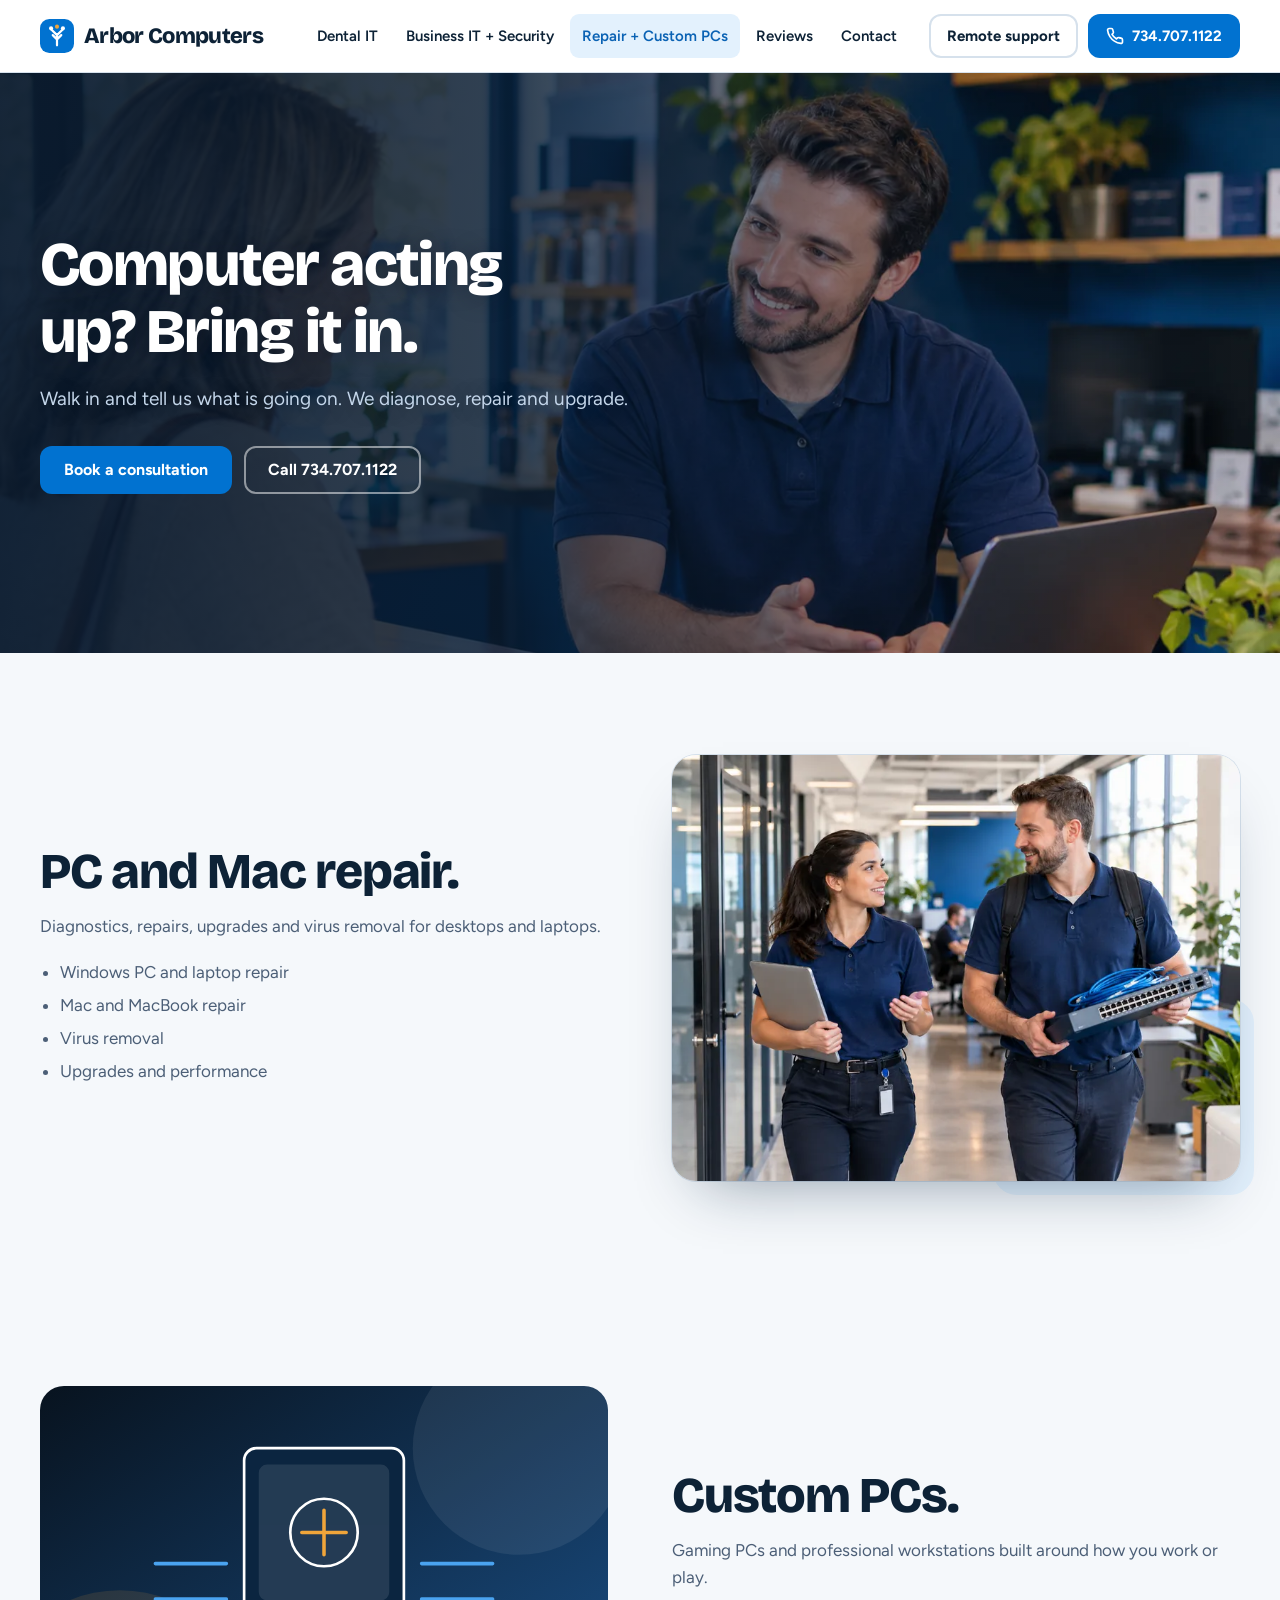
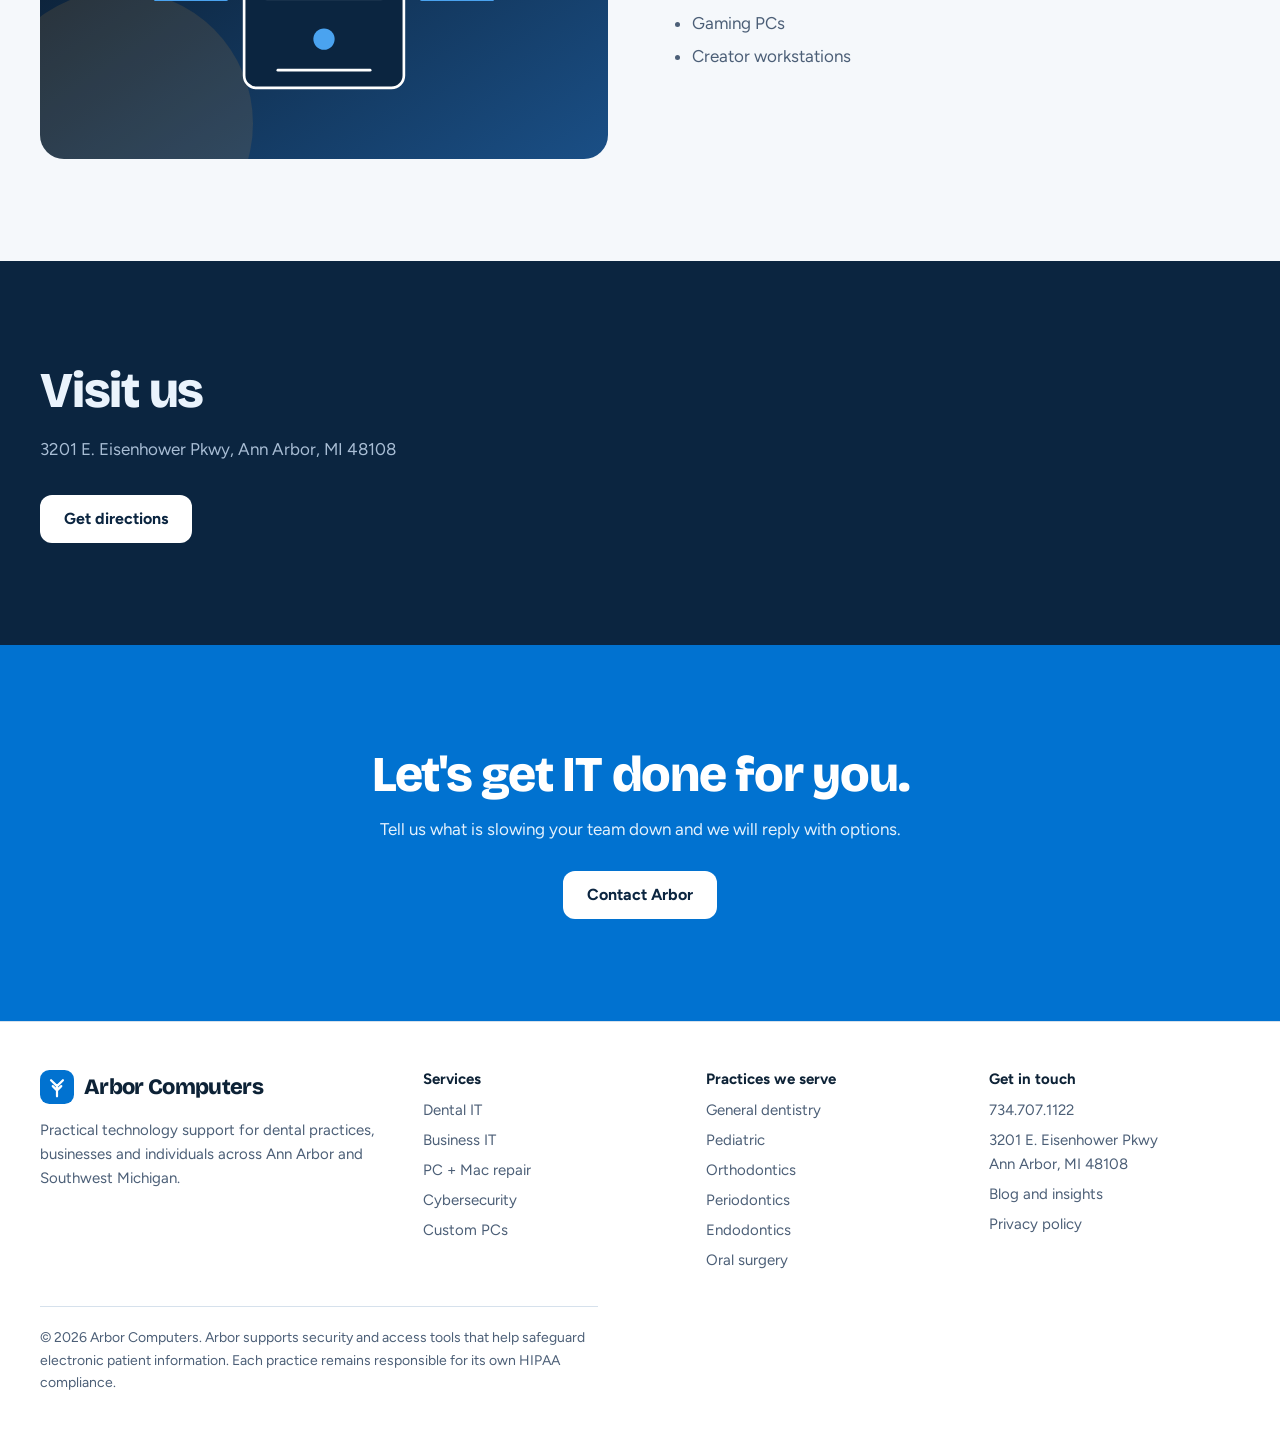
<file: repair.html>
<!DOCTYPE html>
<html lang="en">
<head>
<meta charset="utf-8">
<meta name="viewport" content="width=device-width, initial-scale=1, viewport-fit=cover">
<title>PC + Mac Repair and Custom PCs | Arbor Computers</title>
<meta name="description" content="Walk-in PC and Mac repair, virus removal, upgrades, gaming PCs and creator workstations in Ann Arbor.">
<meta name="theme-color" content="#0172d0">
<link rel="canonical" href="https://arborcomputers.com/repair.html">
<meta property="og:type" content="website">
<meta property="og:site_name" content="Arbor Computers">
<meta property="og:title" content="PC + Mac Repair and Custom PCs | Arbor Computers">
<meta property="og:description" content="Walk-in PC and Mac repair, virus removal, upgrades, gaming PCs and creator workstations in Ann Arbor.">
<meta property="og:url" content="https://arborcomputers.com/repair.html">
<meta property="og:image" content="https://arborcomputers.com/assets/images/og-image.jpg">
<meta property="og:image:width" content="1200">
<meta property="og:image:height" content="630">
<meta property="og:image:alt" content="Dental imaging workstation supported by Arbor Computers">
<meta name="twitter:card" content="summary_large_image">
<meta name="twitter:image" content="https://arborcomputers.com/assets/images/og-image.jpg">

<link rel="preconnect" href="https://fonts.googleapis.com">
<link rel="preconnect" href="https://fonts.gstatic.com" crossorigin>
<link href="https://fonts.googleapis.com/css2?family=Bricolage+Grotesque:opsz,wght@12..96,500;12..96,700;12..96,800&family=Figtree:wght@400;500;600;700&display=swap" rel="stylesheet">
<script type="application/ld+json">
{"@context":"https://schema.org","@type":"ComputerStore","name":"Arbor Computers","telephone":"+1-734-707-1122","url":"https://arborcomputers.com","image":"https://arborcomputers.com/assets/images/og-image.jpg","address":{"@type":"PostalAddress","streetAddress":"3201 E. Eisenhower Pkwy","addressLocality":"Ann Arbor","addressRegion":"MI","postalCode":"48108","addressCountry":"US"},"areaServed":"Ann Arbor and Southwest Michigan"}
</script>
<style>
:root{
  --bg:#f5f8fb; --surface:#ffffff; --ink:#0d2236; --muted:#4c5f77; --line:#d6e1ec;
  --blue:#0172d0; --blue-ink:#0a62b4; --tint:#e3f1fd;
  --navy:#0b2540; --navy-ink:#eaf3fc; --navy-muted:#a8bdd4; --navy-line:#24425f;
  --ok:#178a5c; --sig:#f0a53a;
  --display:'Bricolage Grotesque','Segoe UI',Arial,sans-serif;
  --body:'Figtree','Segoe UI',Arial,sans-serif;
  color-scheme:light;
}
@media (prefers-color-scheme:dark){
  :root:not([data-theme="light"]){
    --bg:#08131f; --surface:#0e1f33; --ink:#e8f0f8; --muted:#9db0c6; --line:#1f3550;
    --blue:#4aa3f0; --blue-ink:#6db6f5; --tint:#12304f; --navy:#0a1b2e; --ok:#3cc08a;
    color-scheme:dark;
  }
}
:root[data-theme="dark"]{
  --bg:#08131f; --surface:#0e1f33; --ink:#e8f0f8; --muted:#9db0c6; --line:#1f3550;
  --blue:#4aa3f0; --blue-ink:#6db6f5; --tint:#12304f; --navy:#0a1b2e; --ok:#3cc08a;
  color-scheme:dark;
}
*,*::before,*::after{box-sizing:border-box}
:root{box-sizing:border-box;padding-top:env(safe-area-inset-top,0px);padding-bottom:env(safe-area-inset-bottom,0px)}
html{scroll-behavior:smooth;scroll-padding-top:calc(88px + env(safe-area-inset-top,0px))}
body{margin:0;background:var(--bg);color:var(--ink);font:400 17px/1.6 var(--body);-webkit-font-smoothing:antialiased}
img,svg{max-width:100%}
a{color:inherit}
h1,h2,h3,p,ul,dl,dd,figure{margin:0}
h1,h2,h3{font-family:var(--display);letter-spacing:-.025em;line-height:1.08;font-weight:800}
h1{font-size:clamp(40px,6vw,76px)}
h2{font-size:clamp(30px,4vw,50px)}
h3{font-size:22px;font-weight:700}
p{max-width:62ch}
:focus-visible{outline:3px solid var(--blue);outline-offset:3px;border-radius:6px}
.wrap{width:min(1200px,calc(100% - 40px));margin-inline:auto}
.skip{position:absolute;left:-999px;top:8px;background:var(--ink);color:var(--bg);padding:10px 14px;border-radius:8px;z-index:200}
.skip:focus{left:12px}

/* Buttons */
.btn{display:inline-flex;align-items:center;justify-content:center;gap:8px;min-height:48px;padding:12px 22px;border-radius:12px;font:700 16px/1 var(--body);text-decoration:none;border:2px solid transparent;cursor:pointer;transition:background .15s,color .15s,border-color .15s}
.btn-primary{background:var(--blue);color:#fff}
.btn-primary:hover{background:var(--blue-ink)}
.btn-ghost{border-color:var(--line);color:var(--ink);background:var(--surface)}
.btn-ghost:hover{border-color:var(--blue);color:var(--blue-ink)}
.btn svg{width:18px;height:18px}

/* Header */
.header{position:sticky;top:env(safe-area-inset-top,0px);z-index:100;background:var(--surface);border-bottom:1px solid var(--line)}
.header-in{display:flex;align-items:center;gap:20px;min-height:72px}
.brand{display:flex;align-items:center;gap:10px;text-decoration:none;font:800 22px/1 var(--display);letter-spacing:-.03em}
.brand svg{width:34px;height:34px;flex:none}
.nav{display:flex;gap:4px;margin-left:auto;align-items:center}
.nav a{padding:10px 12px;border-radius:9px;font-weight:600;font-size:15px;text-decoration:none;color:var(--ink)}
.nav a:hover{background:var(--tint);color:var(--blue-ink)}
.header-cta{display:flex;gap:10px;align-items:center}
.header-cta .btn{min-height:44px;padding:10px 16px;font-size:15px}
.menu-btn{display:none;margin-left:auto;width:46px;height:46px;border-radius:12px;border:1px solid var(--line);background:var(--surface);color:var(--ink);cursor:pointer}
.menu-btn svg{width:22px;height:22px}
@media (max-width:1040px){
  .menu-btn{display:grid;place-items:center}
  .nav,.header-cta .remote{display:none}
  .header-cta{margin-left:0}
  .nav.open{display:flex;position:absolute;left:0;right:0;top:100%;flex-direction:column;align-items:stretch;background:var(--surface);border-bottom:1px solid var(--line);padding:10px 20px 18px;box-shadow:0 18px 30px rgba(8,30,55,.12)}
  .nav.open a{padding:14px 12px;font-size:17px}
}
@media (max-width:560px){.header-cta .call-txt{display:none}.header-cta .btn{padding:10px 14px}}

/* Hero */
.hero{padding:clamp(40px,6vw,84px) 0 clamp(48px,6vw,84px)}
.hero-grid{display:grid;grid-template-columns:1fr 1.05fr;gap:clamp(28px,4vw,64px);align-items:center}
.hero h1{max-width:13ch}
.hero .lede{margin-top:24px;font-size:clamp(18px,1.6vw,21px);color:var(--muted)}
.hero-actions{display:flex;flex-wrap:wrap;gap:12px;margin-top:32px}
.hero-note{margin-top:20px;font-size:15px;color:var(--muted);display:flex;gap:10px;align-items:center}
.dot{width:10px;height:10px;border-radius:50%;background:var(--ok);flex:none;box-shadow:0 0 0 0 rgba(23,138,92,.5);animation:pulse 2.4s 1s 2}
@keyframes pulse{0%{box-shadow:0 0 0 0 rgba(23,138,92,.5)}100%{box-shadow:0 0 0 12px rgba(23,138,92,0)}}
@media (max-width:900px){.hero-grid{grid-template-columns:1fr}.hero h1{max-width:16ch}}

/* Floor plan */
.plan{background:var(--surface);border:1px solid var(--line);border-radius:22px;padding:clamp(16px,2vw,26px)}
.plan-head{display:flex;justify-content:space-between;align-items:baseline;gap:12px;margin-bottom:12px}
.plan-head strong{font:700 15px/1.3 var(--body)}
.plan-head span{font-size:14px;color:var(--muted)}
.plan svg{width:100%;height:auto;display:block}
.room rect.r{fill:var(--bg);stroke:var(--line);stroke-width:1.5;transition:fill .15s,stroke .15s}
.room{cursor:pointer;outline:none}
.room:hover rect.r{fill:var(--tint)}
.room:focus-visible rect.r{stroke:var(--blue);stroke-width:3}
.room.is-active rect.r{fill:var(--tint);stroke:var(--blue);stroke-width:2.5}
.room text{font:700 15px var(--body);fill:var(--ink);pointer-events:none}
.room .fx{fill:none;stroke:var(--muted);stroke-width:1.6;opacity:.75;pointer-events:none}
.room .fxf{fill:var(--line);stroke:var(--muted);stroke-width:1.2;opacity:.9;pointer-events:none}
.room .ok{fill:var(--ok);pointer-events:none}
.chips{display:flex;flex-wrap:wrap;gap:8px;margin:16px 0 14px}
.chip{border:1px solid var(--line);background:var(--surface);color:var(--ink);font:600 14px/1 var(--body);padding:10px 14px;border-radius:999px;cursor:pointer;min-height:40px}
.chip:hover{border-color:var(--blue)}
.chip[aria-selected="true"]{background:var(--blue);border-color:var(--blue);color:#fff}
.plan-detail{border-top:1px solid var(--line);padding-top:16px;min-height:150px}
.plan-detail h3{font-size:20px;margin-bottom:6px}
.plan-detail p{color:var(--muted);font-size:16px}

/* Proof strip */
.proof{border-block:1px solid var(--line);background:var(--surface)}
.proof ul{list-style:none;padding:0;margin:0;display:grid;grid-template-columns:repeat(4,1fr)}
.proof li{padding:22px 20px;border-left:1px solid var(--line);font-size:15px;color:var(--muted)}
.proof li:first-child{border-left:0;padding-left:0}
.proof b{display:block;font:700 18px/1.25 var(--display);color:var(--ink);margin-bottom:2px;letter-spacing:-.01em}
@media (max-width:820px){.proof ul{grid-template-columns:1fr 1fr}.proof li:nth-child(3){border-left:0;padding-left:0}.proof li:nth-child(n+3){border-top:1px solid var(--line)}}

/* Sections */
section.block{padding:clamp(56px,8vw,104px) 0}
.sec-head{display:grid;grid-template-columns:1fr 1fr;gap:32px;align-items:end;margin-bottom:44px}
.sec-head p{color:var(--muted);justify-self:end}
@media (max-width:820px){.sec-head{grid-template-columns:1fr}.sec-head p{justify-self:start}}

/* Services */
.svc{display:grid;grid-template-columns:1.1fr 1fr;gap:20px}
.dental{background:var(--navy);color:var(--navy-ink);border-radius:24px;padding:clamp(28px,3.4vw,48px);display:flex;flex-direction:column;gap:20px}
.dental h3{font-size:clamp(28px,3vw,38px)}
.dental p{color:var(--navy-muted)}
.dental ul{list-style:none;padding:0;margin:4px 0 0;display:grid;gap:0}
.dental li{padding:14px 0;border-top:1px solid var(--navy-line);display:flex;gap:12px;align-items:baseline}
.dental li span{color:var(--navy-muted);font-size:15px}
.dental li b{font-weight:600;min-width:12ch}
.dental .btn{align-self:flex-start;margin-top:auto;background:#fff;color:#0b2540}
.dental .btn:hover{background:#dcecfb}
.rows{display:flex;flex-direction:column;border:1px solid var(--line);border-radius:24px;background:var(--surface);overflow:hidden}
.row{display:grid;grid-template-columns:1fr auto;gap:6px 16px;padding:22px 26px;text-decoration:none;border-top:1px solid var(--line);align-items:center}
.row:first-child{border-top:0}
.row:hover{background:var(--tint)}
.row h3{font-size:20px}
.row p{grid-column:1;color:var(--muted);font-size:15.5px}
.row svg{grid-column:2;grid-row:1/3;width:22px;height:22px;color:var(--blue)}
@media (max-width:900px){.svc{grid-template-columns:1fr}.dental li{flex-direction:column;gap:2px}}

/* Specialties */
.spec{background:var(--surface);border-block:1px solid var(--line)}
.spec dl{display:grid;grid-template-columns:repeat(3,1fr);gap:0;border-top:1px solid var(--line)}
.spec .it{padding:26px 28px 28px 0;border-bottom:1px solid var(--line)}
.spec .it:not(:nth-child(3n+1)){padding-left:28px;border-left:1px solid var(--line)}
.spec dt{font:700 21px/1.2 var(--display);letter-spacing:-.015em;margin-bottom:6px}
.spec dd{color:var(--muted);font-size:16px}
@media (max-width:900px){.spec dl{grid-template-columns:1fr 1fr}.spec .it,.spec .it:not(:nth-child(3n+1)){padding:22px 20px 24px 0;border-left:0}.spec .it:nth-child(even){padding-left:20px;border-left:1px solid var(--line)}}
@media (max-width:560px){.spec dl{grid-template-columns:1fr}.spec .it,.spec .it:nth-child(even){padding:20px 0;border-left:0}}

/* Reviews */
.rev{display:grid;grid-template-columns:1.25fr 1fr;gap:20px}
.featured{background:var(--blue);color:#fff;border-radius:24px;padding:clamp(28px,3.4vw,48px);display:flex;flex-direction:column;justify-content:space-between;gap:28px}
.featured blockquote{margin:0;font:700 clamp(24px,2.6vw,34px)/1.2 var(--display);letter-spacing:-.02em}
.featured figcaption{font-size:15px;opacity:.9}
.stars{color:var(--sig);letter-spacing:3px;font-size:18px}
.rev-list{display:grid;gap:14px}
.rev-card{background:var(--surface);border:1px solid var(--line);border-radius:18px;padding:22px 24px}
.rev-card blockquote{margin:8px 0 12px;font-size:16px;line-height:1.5}
.rev-card cite{font-style:normal;font-weight:700;font-size:15px}
.rev-card small{display:block;color:var(--muted);font-size:14px}
.rev-foot{margin-top:22px;display:flex;flex-wrap:wrap;gap:14px;align-items:center;color:var(--muted);font-size:15px}
.rev-foot a{color:var(--blue-ink);font-weight:700}
@media (max-width:900px){.rev{grid-template-columns:1fr}}

/* Process */
.steps{list-style:none;padding:0;margin:0;display:grid;grid-template-columns:repeat(4,1fr);gap:0;counter-reset:s;border-top:2px solid var(--ink)}
.steps li{counter-increment:s;padding:22px 24px 0 0;position:relative}
.steps li::before{content:counter(s);position:absolute;top:-17px;left:0;width:32px;height:32px;border-radius:50%;background:var(--ink);color:var(--bg);display:grid;place-items:center;font:700 15px var(--body)}
.steps h3{margin-top:18px;font-size:20px;margin-bottom:6px}
.steps p{font-size:15.5px;color:var(--muted)}
@media (max-width:820px){.steps{grid-template-columns:1fr 1fr;row-gap:36px}}
@media (max-width:520px){.steps{grid-template-columns:1fr;border-top:0;border-left:2px solid var(--ink);padding-left:0}.steps li{padding:0 0 0 28px}.steps li::before{top:0;left:-17px}.steps h3{margin-top:0}}

/* Walk-in repair */
.walk{background:var(--navy);color:var(--navy-ink)}
.walk-grid{display:grid;grid-template-columns:1.1fr 1fr;gap:clamp(28px,5vw,72px);align-items:center}
.walk p{color:var(--navy-muted);margin-top:18px}
.walk ul{list-style:none;padding:0;margin:0;display:grid;grid-template-columns:1fr 1fr;gap:10px}
.walk li{border:1px solid var(--navy-line);border-radius:14px;padding:16px 18px;font-weight:600;font-size:16px}
.walk .btn-primary{background:#fff;color:#0b2540}
.walk .btn-primary:hover{background:#dcecfb}
.walk .btn-ghost{background:transparent;color:#fff;border-color:var(--navy-line)}
.walk .btn-ghost:hover{border-color:#fff;color:#fff}
@media (max-width:900px){.walk-grid{grid-template-columns:1fr}}
@media (max-width:480px){.walk ul{grid-template-columns:1fr}}

/* Contact */
.contact-grid{display:grid;grid-template-columns:1fr 1.15fr;gap:clamp(28px,5vw,72px)}
.contact-info p{color:var(--muted);margin-top:16px}
.info-list{margin-top:28px;display:grid;gap:18px}
.info-list div{padding-top:14px;border-top:1px solid var(--line)}
.info-list dt{font-size:14px;color:var(--muted);font-weight:600}
.info-list dd{font:700 20px/1.35 var(--display);letter-spacing:-.01em;margin-top:2px}
.info-list a{text-decoration:none}
.info-list a:hover{color:var(--blue-ink)}
form.card{background:var(--surface);border:1px solid var(--line);border-radius:22px;padding:clamp(22px,3vw,36px);display:grid;gap:16px}
.f2{display:grid;grid-template-columns:1fr 1fr;gap:16px}
label{display:grid;gap:6px;font-weight:600;font-size:15px}
input,select,textarea{width:100%;padding:13px 14px;border-radius:11px;border:1.5px solid var(--line);background:var(--bg);color:var(--ink);font:400 16px var(--body)}
input:focus,select:focus,textarea:focus{outline:3px solid var(--blue);outline-offset:1px;border-color:var(--blue)}
textarea{min-height:120px;resize:vertical}
.hint{font-size:14px;color:var(--muted)}
.status{display:none;padding:14px 16px;border-radius:12px;background:var(--tint);font-size:15.5px}
.status.show{display:block}
.status a{color:var(--blue-ink);font-weight:700}
@media (max-width:900px){.contact-grid{grid-template-columns:1fr}}
@media (max-width:520px){.f2{grid-template-columns:1fr}}

/* Footer */
footer{border-top:1px solid var(--line);background:var(--surface);padding:48px 0 40px;font-size:15px;color:var(--muted)}
.foot{display:grid;grid-template-columns:1.4fr 1fr 1fr 1fr;gap:32px}
footer h4{margin:0 0 10px;font:700 15px var(--body);color:var(--ink)}
footer ul{list-style:none;padding:0;margin:0;display:grid;gap:6px}
footer a{text-decoration:none}
footer a:hover{color:var(--blue-ink);text-decoration:underline}
.legal{margin-top:34px;padding-top:20px;border-top:1px solid var(--line);font-size:14px}
@media (max-width:820px){.foot{grid-template-columns:1fr 1fr}}
@media (max-width:480px){.foot{grid-template-columns:1fr}}

@media (prefers-reduced-motion:reduce){*{animation:none!important;transition:none!important;scroll-behavior:auto!important}}

.hero-v{position:relative;min-height:min(86vh,680px);display:grid;align-items:center;color:#fff;overflow:hidden;background:#0b2540}
.hero-v video,.hero-v .ph{position:absolute;inset:0;width:100%;height:100%;object-fit:cover}
.hero-v::after{content:"";position:absolute;inset:0;background:linear-gradient(90deg,rgba(8,25,45,.88),rgba(8,25,45,.45) 60%,rgba(8,25,45,.2))}
.hero-v .wrap{position:relative;z-index:2;padding:72px 0}
.hero-v .lede{color:#dbe9f7}.hero-v .hero-note{color:#cfe0f2}
.hero-v .btn-ghost{background:transparent;color:#fff;border-color:rgba(255,255,255,.5)}
.pagehero{position:relative;color:#fff;background:#0b2540;overflow:hidden}
.pagehero img{position:absolute;right:0;top:0;height:100%;width:52%;object-fit:cover;mask-image:linear-gradient(90deg,transparent,#000 45%);-webkit-mask-image:linear-gradient(90deg,transparent,#000 45%)}
.pagehero .wrap{position:relative;padding:clamp(56px,8vw,104px) 0}.pagehero p{color:#c4d6ea;margin-top:18px;font-size:19px}.pagehero h1{font-size:clamp(36px,5vw,62px);max-width:16ch}
@media(max-width:800px){.pagehero img{width:100%;opacity:.3;mask-image:none;-webkit-mask-image:none}}
.cards{display:grid;grid-template-columns:repeat(3,1fr);gap:20px}
.card2{background:var(--surface);border:1px solid var(--line);border-radius:22px;overflow:hidden;text-decoration:none;display:flex;flex-direction:column}
.card2:hover{border-color:var(--blue)}.card2 img{width:100%;aspect-ratio:16/10;object-fit:cover;display:block}
.card2 div{padding:22px 24px 26px}.card2 p{color:var(--muted);font-size:16px;margin-top:6px}
.split{display:grid;grid-template-columns:1fr 1fr;gap:clamp(28px,5vw,64px);align-items:center}.split img{width:100%;border-radius:24px;display:block}
.split ul{margin:18px 0 0;padding-left:20px;color:var(--muted)}.split li{margin:6px 0}
.cta{background:var(--blue);color:#fff;text-align:center}.cta p{margin:14px auto 28px;color:#e3f1fd}.cta .btn{background:#fff;color:#0b2540}
.nav a.cur{background:var(--tint);color:var(--blue-ink)}
@media(max-width:900px){.cards,.split{grid-template-columns:1fr}}
</style>
<link rel="stylesheet" href="assets/css/site-images.css">

<link rel="icon" href="data:image/svg+xml,%3Csvg xmlns=%27http://www.w3.org/2000/svg%27 viewBox=%270 0 40 40%27%3E%3Crect width=%2740%27 height=%2740%27 rx=%2711%27 fill=%27%230172d0%27/%3E%3Cpath d=%27M20 31V19M20 19l-7-7M20 19l7-7%27 stroke=%27%23fff%27 stroke-width=%272.6%27 stroke-linecap=%27round%27 fill=%27none%27/%3E%3C/svg%3E">
</head>
<body>
<a class="skip" href="#main">Skip to content</a>

<header class="header">
  <div class="wrap header-in">
    <a class="brand" href="index.html" aria-label="Arbor Computers home">
      <svg viewBox="0 0 40 40" aria-hidden="true"><rect width="40" height="40" rx="11" fill="#0172d0"/><path d="M20 31V19M20 19l-7-7M20 19l7-7M20 24l-5-5M20 24l5-5" stroke="#fff" stroke-width="2.6" stroke-linecap="round" fill="none"/><circle cx="13" cy="11" r="2.4" fill="#fff"/><circle cx="27" cy="11" r="2.4" fill="#fff"/><circle cx="20" cy="9" r="2.4" fill="#f0a53a"/></svg>
      Arbor Computers
    </a>
    <nav class="nav" id="nav" aria-label="Main"><a href="dental-it.html">Dental IT</a><a href="business-it.html">Business IT + Security</a><a href="repair.html" class=cur>Repair + Custom PCs</a><a href="index.html#reviews">Reviews</a><a href="contact.html">Contact</a></nav>
    <div class="header-cta">
      <a class="btn btn-ghost remote" href="https://startcontrol.com/pin.php" rel="noopener">Remote support</a>
      <a class="btn btn-primary" href="tel:+17347071122" aria-label="Call Arbor Computers at 734.707.1122">
        <svg viewBox="0 0 24 24" fill="none" stroke="currentColor" stroke-width="2.2" stroke-linecap="round" stroke-linejoin="round" aria-hidden="true"><path d="M22 16.9v3a2 2 0 0 1-2.2 2 19.8 19.8 0 0 1-8.6-3.1 19.5 19.5 0 0 1-6-6A19.8 19.8 0 0 1 2.1 4.2 2 2 0 0 1 4.1 2h3a2 2 0 0 1 2 1.7c.1 1 .4 1.9.7 2.8a2 2 0 0 1-.5 2.1L8 9.9a16 16 0 0 0 6 6l1.3-1.3a2 2 0 0 1 2.1-.4c.9.3 1.8.6 2.8.7a2 2 0 0 1 1.7 2z"/></svg>
        <span class="call-txt">734.707.1122</span>
      </a>
    </div>
    <button class="menu-btn" id="menuBtn" aria-expanded="false" aria-controls="nav" aria-label="Open menu">
      <svg viewBox="0 0 24 24" fill="none" stroke="currentColor" stroke-width="2.2" stroke-linecap="round" aria-hidden="true"><path d="M4 7h16M4 12h16M4 17h16"/></svg>
    </button>
  </div>
</header>

<main id="main"><header class="pagehero photo" style="--pos:65% 40%;--pos-m:70% 50%"><picture><source type="image/webp" srcset="assets/images/repair-counter-hero-640.webp 640w, assets/images/repair-counter-hero-1024.webp 1024w, assets/images/repair-counter-hero-1440.webp 1440w" sizes="100vw"><img src="assets/images/repair-counter-hero.jpg" width="1440" height="810" alt="" decoding="async" fetchpriority="high"></picture><div class="wrap"><h1>Computer acting up? Bring it in.</h1><p>Walk in and tell us what is going on. We diagnose, repair and upgrade.</p><div class="hero-actions"><a class="btn btn-primary" href="contact.html">Book a consultation</a><a class="btn btn-ghost" style="color:#fff;border-color:rgba(255,255,255,.5);background:transparent" href="tel:+17347071122">Call 734.707.1122</a></div></div></header><section class="block"><div class="wrap split flip"><div><h2>PC and Mac repair.</h2><p style="margin-top:14px;color:var(--muted)">Diagnostics, repairs, upgrades and virus removal for desktops and laptops.</p><ul><li>Windows PC and laptop repair</li><li>Mac and MacBook repair</li><li>Virus removal</li><li>Upgrades and performance</li></ul></div><picture><source type="image/webp" srcset="assets/images/it-team-onsite-480.webp 480w, assets/images/it-team-onsite-800.webp 800w, assets/images/it-team-onsite-1200.webp 1200w" sizes="(max-width:900px) 100vw, 560px"><img src="assets/images/it-team-onsite.jpg" width="1200" height="900" alt="Two IT technicians walking through an office carrying a laptop and a network switch" decoding="async" loading="lazy"></picture></div></section><section class="block"><div class="wrap split"><img src="assets/images/illustrations/pc.svg" alt="Custom PC build" loading="lazy"><div><h2>Custom PCs.</h2><p style="margin-top:14px;color:var(--muted)">Gaming PCs and professional workstations built around how you work or play.</p><ul><li>Gaming PCs</li><li>Creator workstations</li></ul></div></div></section><section class="block walk"><div class="wrap"><h2>Visit us</h2><p>3201 E. Eisenhower Pkwy, Ann Arbor, MI 48108</p><div class="hero-actions"><a class="btn btn-primary" href="https://maps.app.goo.gl/wgWNqgvaM16s7a9g9" rel="noopener">Get directions</a></div></div></section><section class="block cta"><div class="wrap"><h2>Let's get IT done for you.</h2><p>Tell us what is slowing your team down and we will reply with options.</p><a class="btn" href="contact.html">Contact Arbor</a></div></section></main>
<footer>
  <div class="wrap">
    <div class="foot">
      <div>
        <a class="brand" href="index.html" style="color:var(--ink)"><svg viewBox="0 0 40 40" aria-hidden="true"><rect width="40" height="40" rx="11" fill="#0172d0"/><path d="M20 31V19M20 19l-7-7M20 19l7-7M20 24l-5-5M20 24l5-5" stroke="#fff" stroke-width="2.6" stroke-linecap="round" fill="none"/></svg>Arbor Computers</a>
        <p style="margin-top:14px">Practical technology support for dental practices, businesses and individuals across Ann Arbor and Southwest Michigan.</p>
      </div>
      <div><h4>Services</h4><ul><li><a href="dental-it.html">Dental IT</a></li><li><a href="business-it.html">Business IT</a></li><li><a href="repair.html">PC + Mac repair</a></li><li><a href="business-it.html">Cybersecurity</a></li><li><a href="repair.html">Custom PCs</a></li></ul></div>
      <div><h4>Practices we serve</h4><ul><li>General dentistry</li><li>Pediatric</li><li>Orthodontics</li><li>Periodontics</li><li>Endodontics</li><li>Oral surgery</li></ul></div>
      <div><h4>Get in touch</h4><ul><li><a href="tel:+17347071122">734.707.1122</a></li><li>3201 E. Eisenhower Pkwy<br>Ann Arbor, MI 48108</li><li><a href="https://arborcomputers.com/blog/" rel="noopener">Blog and insights</a></li><li><a href="https://arborcomputers.com/privacy-policy/" rel="noopener">Privacy policy</a></li></ul></div>
    </div>
    <p class="legal">© <span id="yr">2026</span> Arbor Computers. Arbor supports security and access tools that help safeguard electronic patient information. Each practice remains responsible for its own HIPAA compliance.</p>
  </div>
</footer>

<script>
(function(){
  var menuBtn=document.getElementById('menuBtn'),nav=document.getElementById('nav');
  menuBtn.addEventListener('click',function(){
    var o=nav.classList.toggle('open');
    menuBtn.setAttribute('aria-expanded',o?'true':'false');
    menuBtn.setAttribute('aria-label',o?'Close menu':'Open menu');
  });
  nav.addEventListener('click',function(e){if(e.target.tagName==='A'){nav.classList.remove('open');menuBtn.setAttribute('aria-expanded','false')}});

  var data={
    frontdesk:['Front desk','Scheduling, patient records, billing and check-in all run through these computers and printers. We keep them connected and fix them quickly when they stall.'],
    operatory:['Operatories','Treatment-room computers, printers and shared resources your team uses at the chairside, kept working so care doesn\u2019t wait on technology.'],
    imaging:['Imaging','We support the workstations and network connections used to open dental images. Problems inside the imaging equipment itself go to the equipment vendor, and we coordinate with them.'],
    network:['Wi-Fi and network','Wired and wireless connectivity across the front desk, operatories and staff areas, maintained and troubleshot.'],
    backup:['Backup and recovery','Practical backup routines and recovery procedures for your important practice data and systems.'],
    security:['Security and access','Account permissions, endpoint protection and software updates that help safeguard electronic patient information. Your practice remains responsible for its own HIPAA compliance.']
  };
  var rooms=[].slice.call(document.querySelectorAll('.room')),chips=[].slice.call(document.querySelectorAll('.chip'));
  var t=document.getElementById('pdT'),p=document.getElementById('pdP');
  function select(k){
    rooms.forEach(function(r){r.classList.toggle('is-active',r.dataset.k===k)});
    chips.forEach(function(c){c.setAttribute('aria-selected',c.dataset.k===k?'true':'false')});
    t.textContent=data[k][0];p.textContent=data[k][1];
  }
  rooms.forEach(function(r){
    r.addEventListener('click',function(){select(r.dataset.k)});
    r.addEventListener('keydown',function(e){if(e.key==='Enter'||e.key===' '){e.preventDefault();select(r.dataset.k)}});
  });
  chips.forEach(function(c){c.addEventListener('click',function(){select(c.dataset.k)})});
  select('frontdesk');

  var form=document.getElementById('form'),status=document.getElementById('status');
  form.addEventListener('submit',function(e){
    e.preventDefault();
    var f=form.elements,missing=[];
    if(!f.name.value.trim())missing.push('your name');
    if(!/^\S+@\S+\.\S+$/.test(f.email.value.trim()))missing.push('a valid email');
    if(!f.phone.value.trim())missing.push('a phone number');
    status.classList.add('show');
    if(missing.length){status.textContent='Please add '+missing.join(', ')+' so we can reply.';return}
    status.innerHTML='This design preview doesn\u2019t send messages. To reach Arbor now, call <a href="tel:+17347071122">734.707.1122</a> or use the <a href="https://arborcomputers.com/contact/" rel="noopener">live contact page</a>.';
  });
  document.getElementById('yr').textContent=new Date().getFullYear();
})();
</script>
</body>
</html>
</body></html>
</file>
<file: assets/css/site-images.css>
/* ==========================================================================
   Arbor Computers - photography & media layer
   Loaded after the inline page styles. Everything photo/video related lives
   here so new images and videos can be added without touching the base CSS.
   ========================================================================== */

/* ---- Full-bleed page hero with photo -------------------------------------
   Usage: <header class="pagehero photo"><picture>…</picture><div class="wrap">…
   ------------------------------------------------------------------------- */
.pagehero.photo{min-height:clamp(440px,48vw,580px);display:grid;align-items:center;background:#0b2540}
.pagehero.photo>picture{position:absolute;inset:0;display:block}
.pagehero.photo>picture img,
.pagehero.photo>video{position:absolute;inset:0;width:100%;height:100%;object-fit:cover;object-position:var(--pos,70% 40%);opacity:1;-webkit-mask-image:none;mask-image:none}
.pagehero.photo::after{content:"";position:absolute;inset:0;z-index:1;pointer-events:none;
  background:linear-gradient(90deg,rgba(8,25,45,.94) 0%,rgba(8,25,45,.82) 40%,rgba(8,25,45,.42) 68%,rgba(8,25,45,.1) 100%)}
.pagehero.photo .wrap{z-index:2;width:min(1200px,calc(100% - 40px))}
.pagehero h1{text-wrap:balance}
.pagehero.photo h1,.pagehero.photo p{text-shadow:0 2px 24px rgba(5,15,28,.35)}
@media (max-width:800px){
  .pagehero.photo{min-height:0}
  .pagehero.photo::after{background:linear-gradient(180deg,rgba(8,25,45,.76),rgba(8,25,45,.66))}
  .pagehero.photo>picture img{object-position:var(--pos-m,65% 50%)}
}

/* ---- Photo frames inside split sections -------------------------------- */
.split picture{display:block;position:relative}
.split picture img{width:100%;height:auto;aspect-ratio:4/3;object-fit:cover;border-radius:24px;display:block;
  box-shadow:0 30px 60px -30px rgba(11,37,64,.45),0 0 0 1px var(--line)}
.split picture::before{content:"";position:absolute;inset:auto auto -14px -14px;width:46%;height:46%;border-radius:24px;background:var(--tint);z-index:-1}
.split.flip picture::before{inset:auto -14px -14px auto}
.split{isolation:isolate}
@media (max-width:900px){.split picture::before{display:none}.split.flip picture{order:-1}}
.split .eyebrow,.eyebrow{display:inline-block;margin-bottom:14px;padding:6px 12px;border-radius:999px;background:var(--tint);color:var(--blue-ink);font:700 13px/1 var(--body);letter-spacing:.04em;text-transform:uppercase}
.split .text-link{display:inline-flex;gap:6px;align-items:center;margin-top:22px;font-weight:700;color:var(--blue-ink);text-decoration:none}
.split .text-link:hover{text-decoration:underline}

/* ---- Service cards with photos ----------------------------------------- */
.card2 picture{display:block;overflow:hidden;position:relative}
.card2 picture img{width:100%;height:auto;aspect-ratio:16/10;object-fit:cover;object-position:var(--pos,50% 50%);display:block;transition:transform .5s ease}
.card2:hover picture img,.card2:focus-visible picture img{transform:scale(1.045)}
.card2 picture::after{content:"";position:absolute;inset:auto 0 0 0;height:40%;background:linear-gradient(180deg,transparent,rgba(8,25,45,.28));pointer-events:none}

/* ---- Generic media helpers for upcoming images / videos ----------------
   <figure class="media"><picture>…</picture><figcaption>…</figcaption></figure>
   <figure class="media media-video"><video …></video></figure>
   ------------------------------------------------------------------------- */
.media{margin:0;border-radius:24px;overflow:hidden;background:var(--navy);box-shadow:0 30px 60px -30px rgba(11,37,64,.45),0 0 0 1px var(--line)}
.media img,.media video{display:block;width:100%;height:auto}
.media-video{aspect-ratio:16/9}.media-video video{height:100%;object-fit:cover}
.media figcaption{padding:12px 18px;background:var(--surface);color:var(--muted);font-size:14px}
.gallery{display:grid;grid-template-columns:repeat(auto-fill,minmax(260px,1fr));gap:16px}
.gallery img{width:100%;aspect-ratio:4/3;object-fit:cover;border-radius:18px;display:block}

@media (prefers-color-scheme:dark){:root:not([data-theme="light"]) .split picture::before{background:var(--tint)}}
</file>
